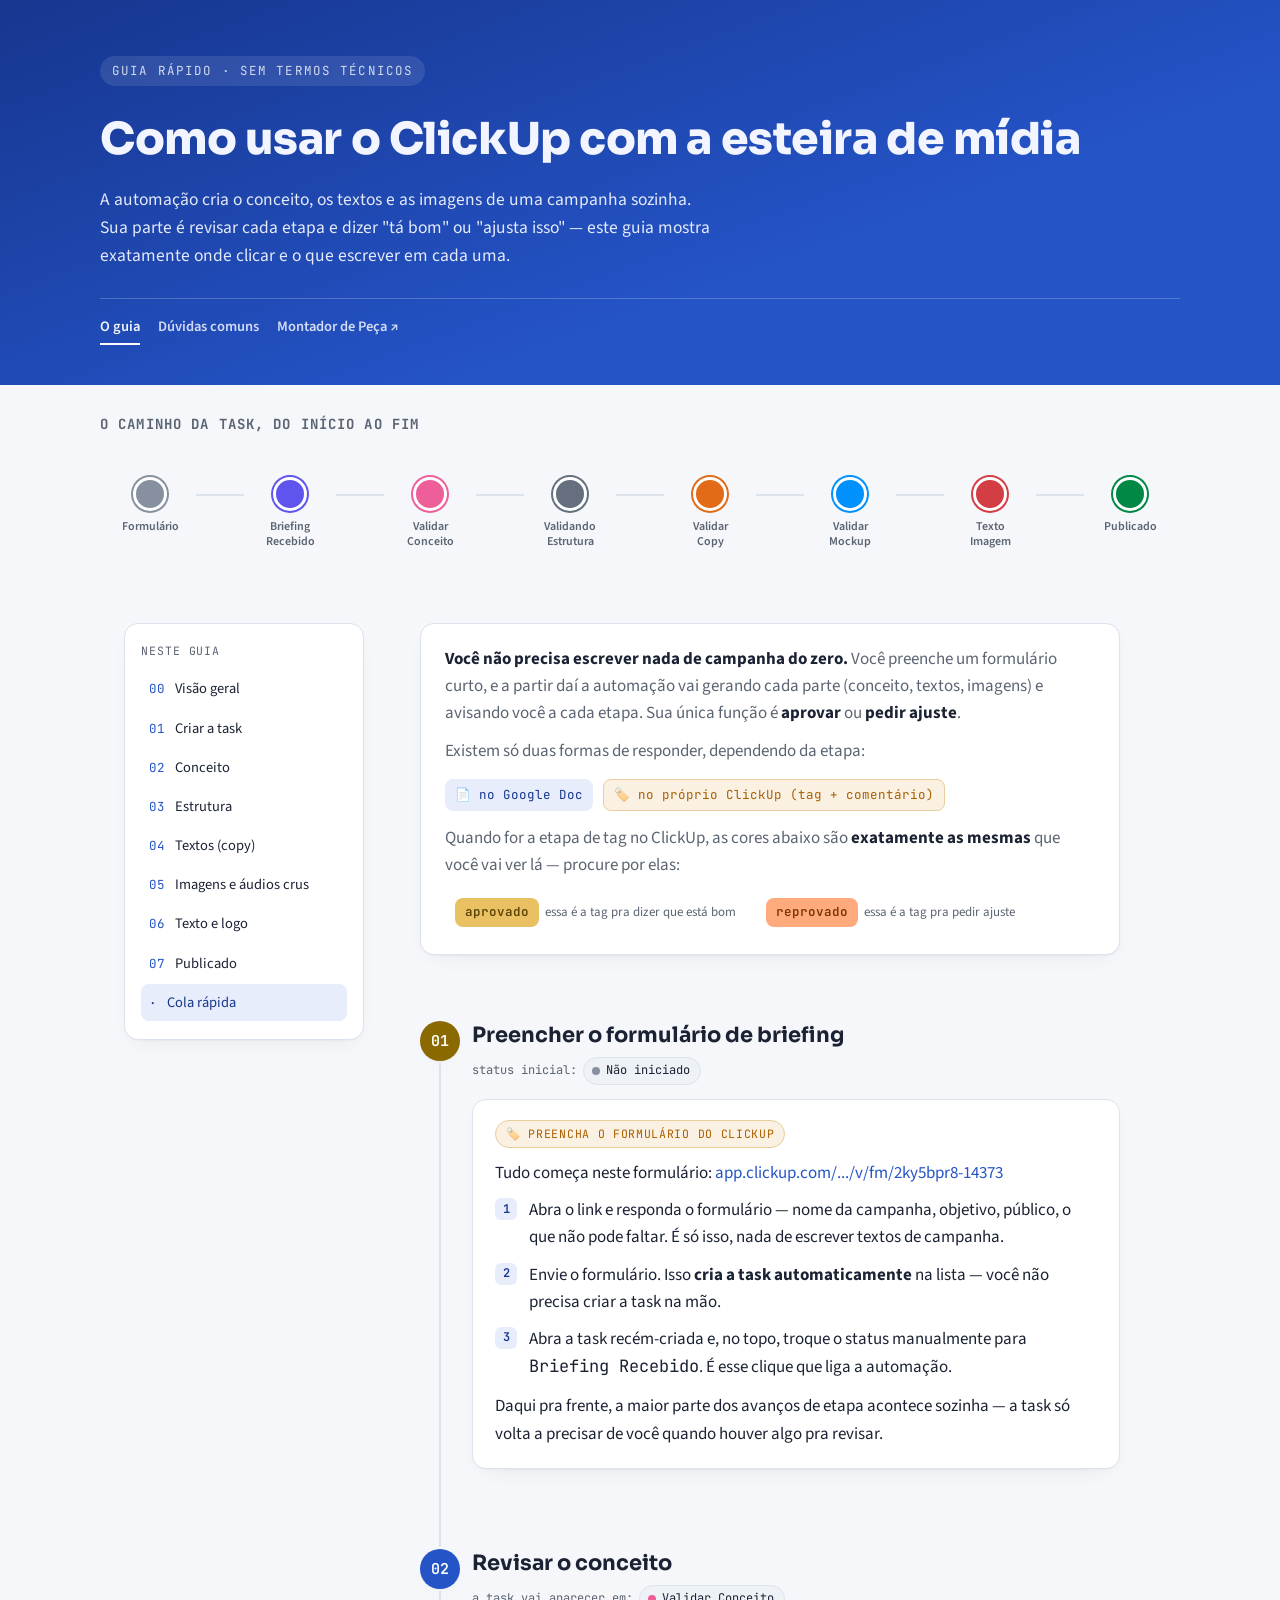
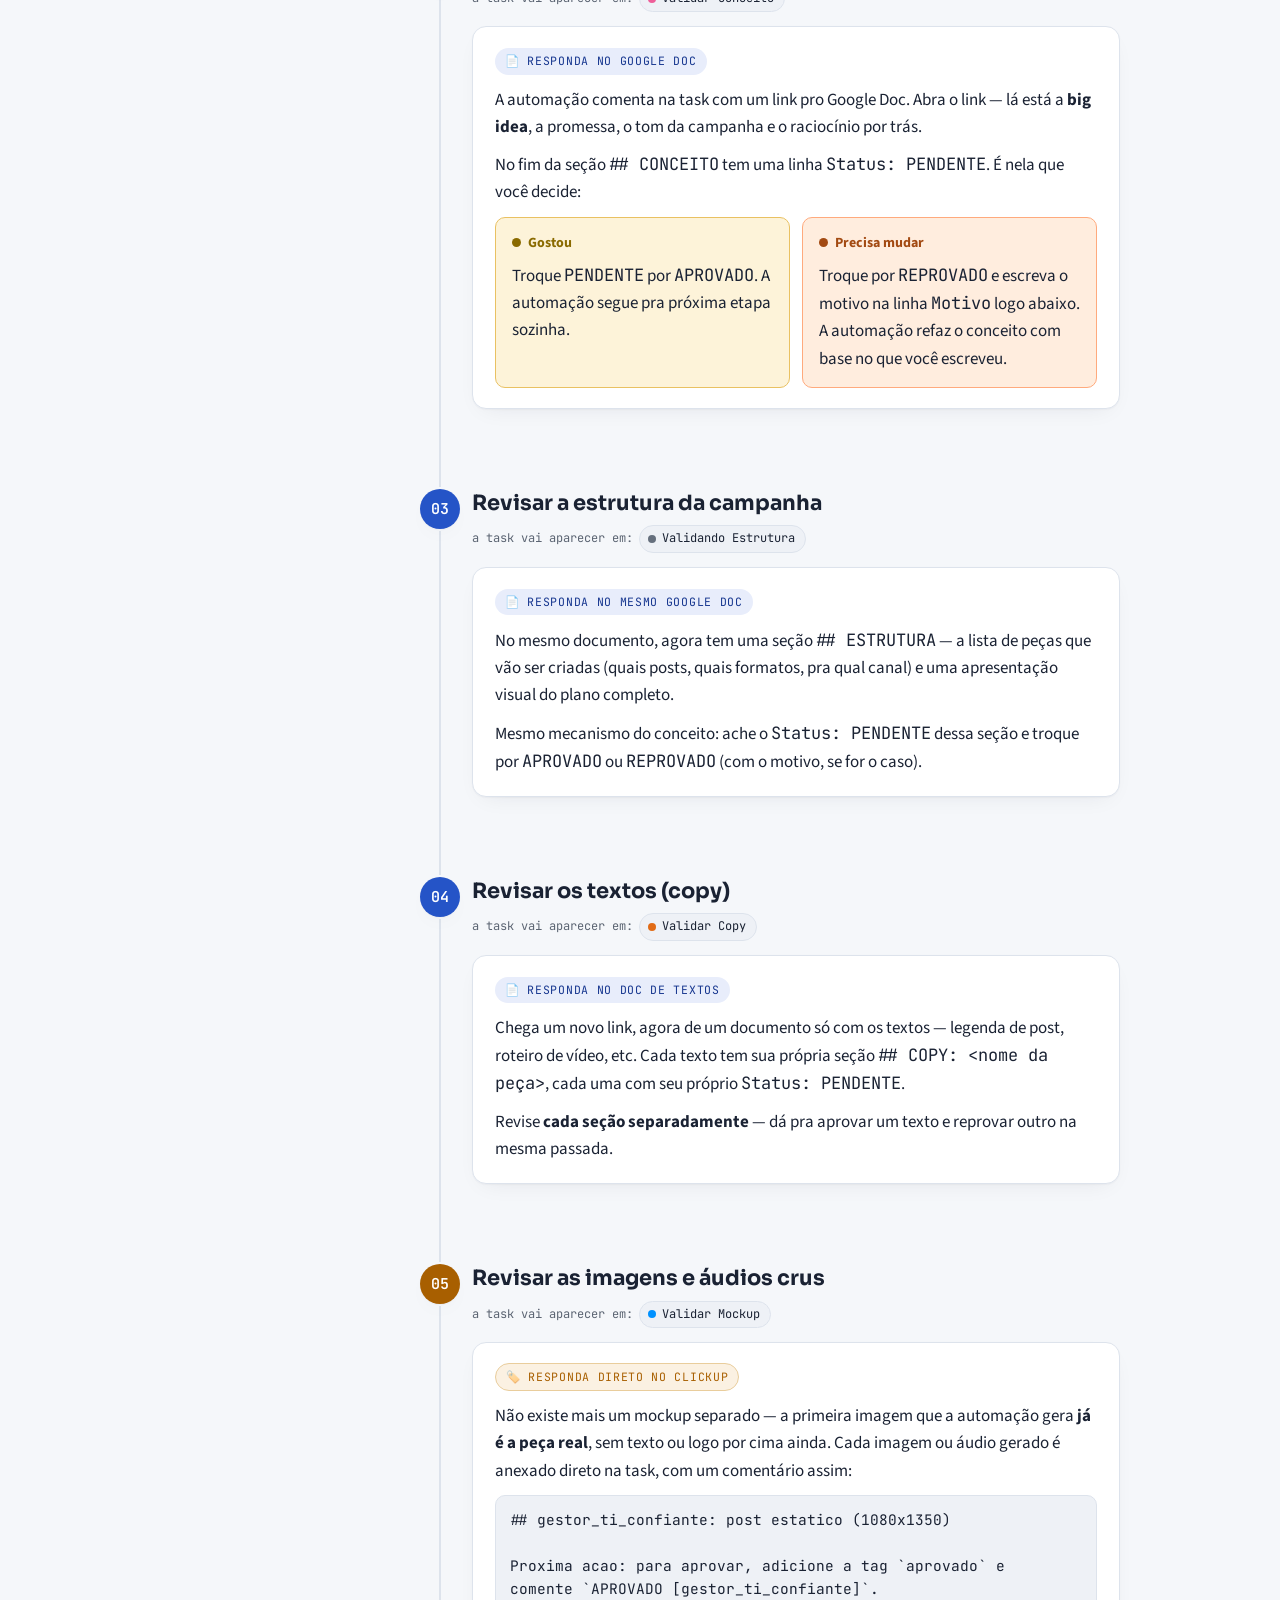
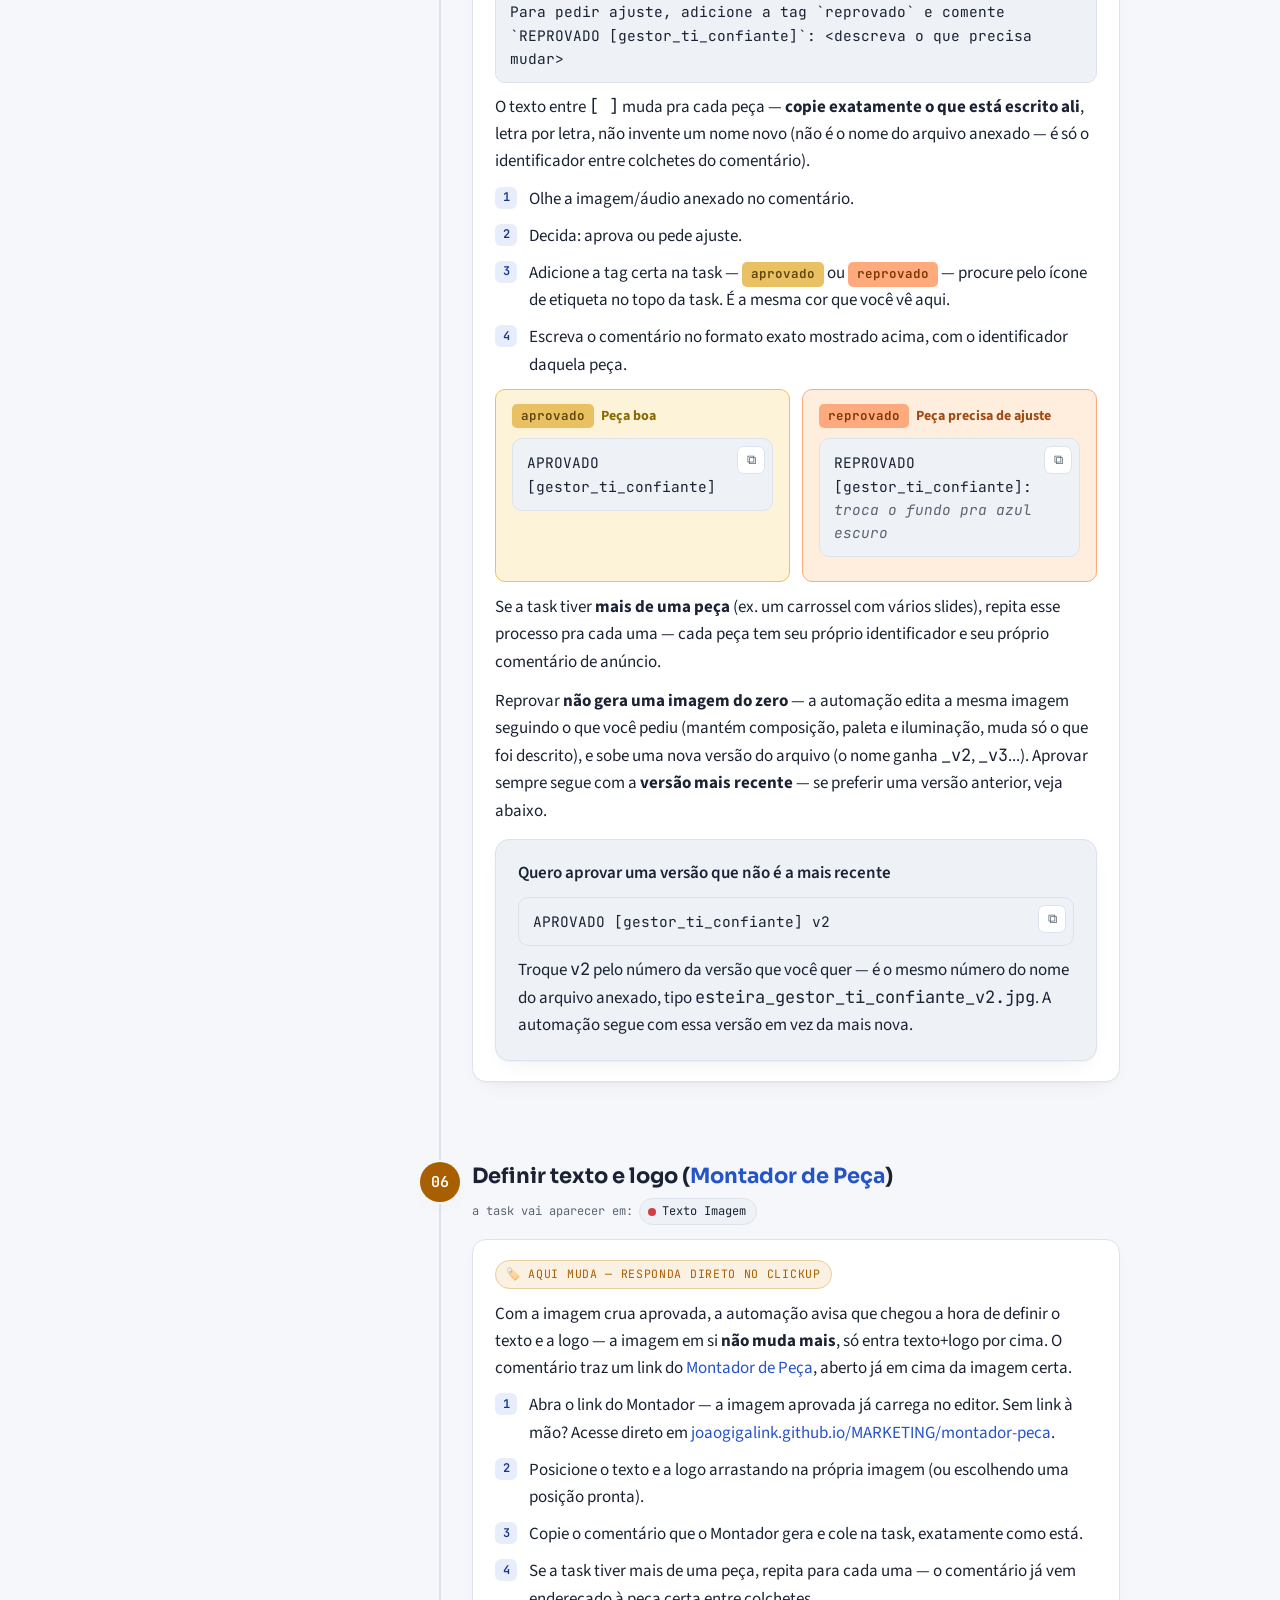
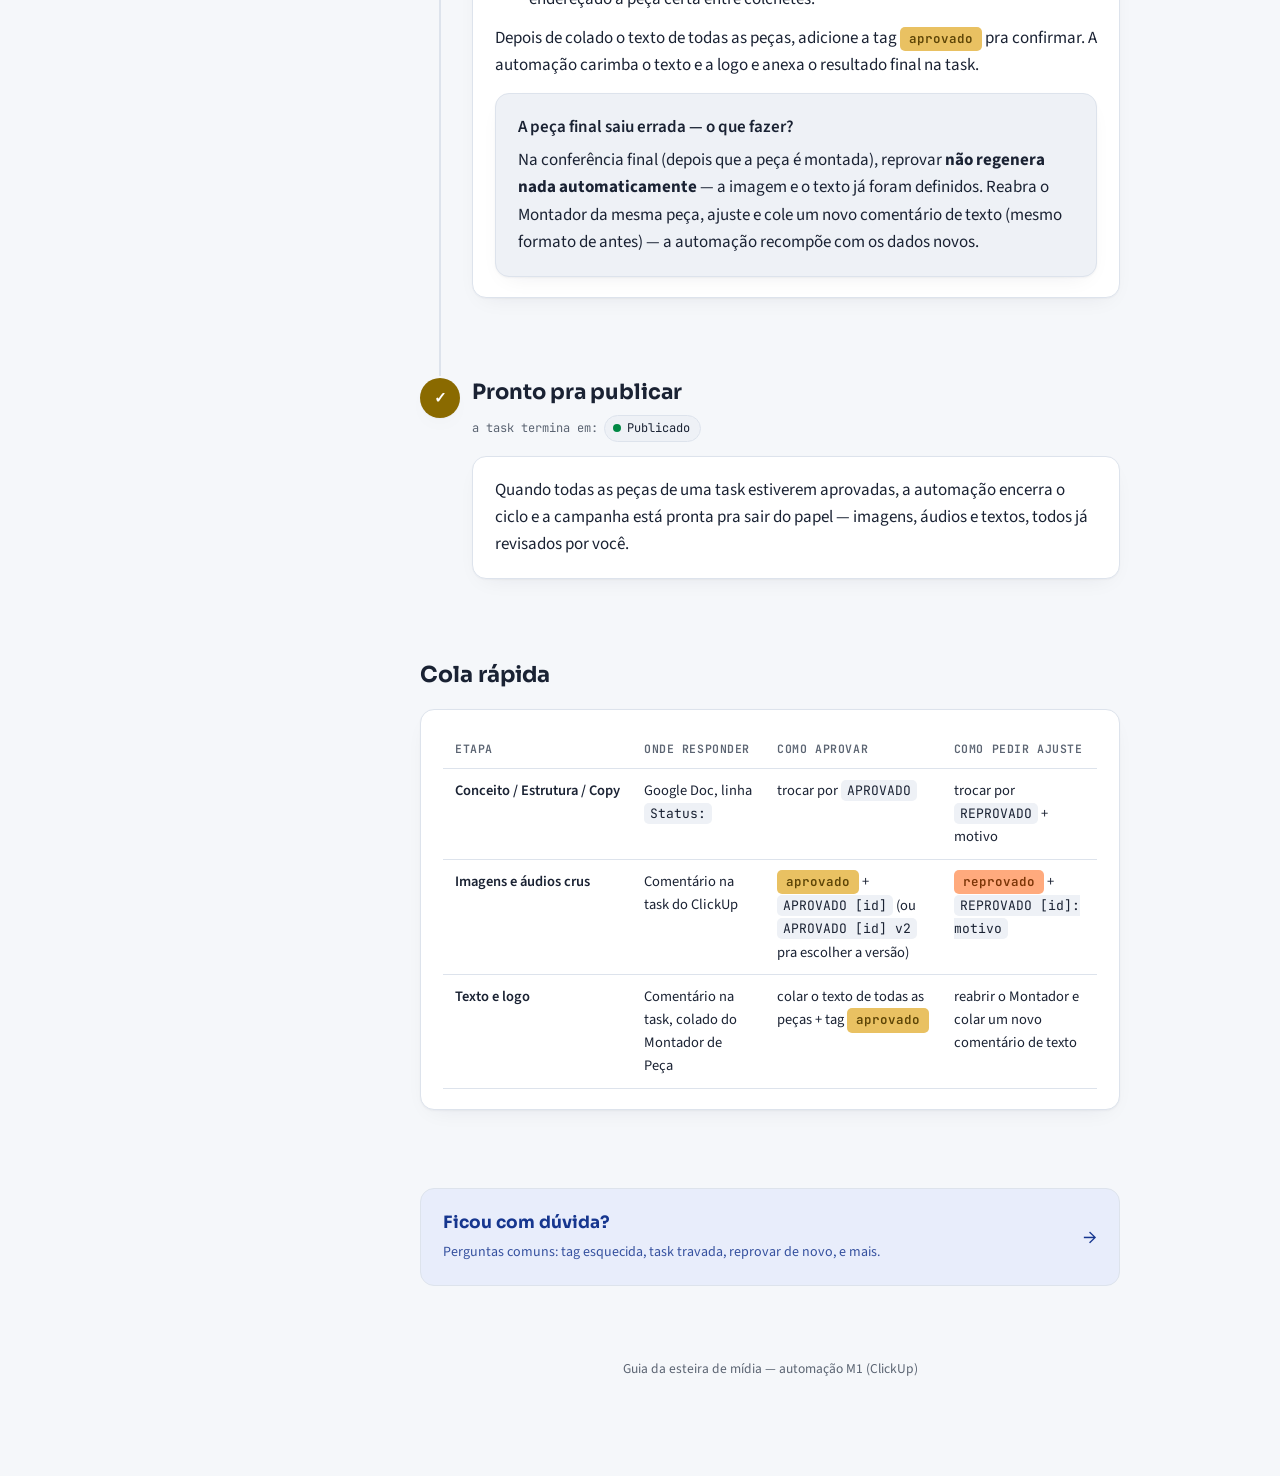
<file: index.html>
<!doctype html>
<html lang="pt-BR">
<head>
<meta charset="UTF-8">
<title>Guia da Esteira de Mídia</title>
<meta name="viewport" content="width=device-width, initial-scale=1.0">
<meta name="robots" content="noindex, nofollow">
<meta name="description" content="Passo a passo de como usar o ClickUp com a automação de mídia: o fluxo completo, o que revisar em cada etapa e onde tirar dúvidas.">
<link rel="preconnect" href="https://fonts.googleapis.com">
<link rel="preconnect" href="https://fonts.gstatic.com" crossorigin>
<link href="https://fonts.googleapis.com/css2?family=Sora:wght@600;700;800&family=Source+Sans+3:wght@400;500;600;700&family=JetBrains+Mono:wght@400;500;600&display=swap" rel="stylesheet">
<link rel="stylesheet" href="style.css?v=6">
<style>
/* -------- animações do flowmap: uma por etapa, ligada ao que a etapa faz --------
   ficam inline junto da marcação que tem as classes anim-*, e não no style.css,
   pra ter um lugar só de verdade (e não depender do cache do CSS externo). */
.flowmap {
  /* respiro extra em cima: a bolinha do "Briefing Recebido" cai de fora, e a do
     "Publicado" sobe — sem isso o overflow do .flowmap corta as duas. */
  padding: 28px 4px 18px;
}
.flowmap-node { position: relative; }
.flowmap-step a:hover .flowmap-node { animation-fill-mode: both; }

/* 01 Formulário — preenche de baixo pra cima, como um formulário sendo respondido */
.anim-preenche { overflow: hidden; }
.anim-preenche::before {
  content: ""; position: absolute; left: -1px; right: -1px; top: 0;
  height: 0; background: var(--surface);
}
.flowmap-step a:hover .anim-preenche::before { animation: fm-preenche 0.85s ease-out; }
@keyframes fm-preenche { 0% { height: 100%; } 100% { height: 0; } }

/* 02 Briefing Recebido — cai de cima e amassa ao aterrissar (squash) */
.anim-chega { transform-origin: 50% 100%; }
.flowmap-step a:hover .anim-chega { animation: fm-chega 0.75s cubic-bezier(.3,1.4,.5,1); }
@keyframes fm-chega {
  0%   { transform: translateY(-22px) scaleY(1.15) scaleX(0.9); }
  40%  { transform: translateY(0) scaleY(1) scaleX(1); }
  55%  { transform: translateY(0) scaleY(0.7) scaleX(1.3); }
  72%  { transform: translateY(-5px) scaleY(1.1) scaleX(0.93); }
  100% { transform: translateY(0) scaleY(1) scaleX(1); }
}

/* 03 Validar Conceito — a ideia "acende": pulsa e solta anéis */
.anim-ideia::after {
  content: ""; position: absolute; inset: -3px;
  border-radius: 50%; border: 2px solid var(--fcolor, var(--text-soft));
  opacity: 0;
}
.flowmap-step a:hover .anim-ideia { animation: fm-pulso 1.1s ease-in-out infinite; }
.flowmap-step a:hover .anim-ideia::after { animation: fm-anel 1.1s ease-out infinite; }
@keyframes fm-pulso {
  0%, 100% { transform: scale(1); }
  50%      { transform: scale(1.1); }
}
@keyframes fm-anel {
  0%   { transform: scale(1);   opacity: 0.8; }
  100% { transform: scale(2.1); opacity: 0; }
}

/* 04 Validando Estrutura — vira quadrado e gira: a estrutura sendo montada */
.flowmap-step a:hover .anim-monta { animation: fm-monta 1s ease-in-out; }
@keyframes fm-monta {
  0%   { border-radius: 50%; transform: rotate(0deg); }
  45%  { border-radius: 5px; transform: rotate(45deg); }
  70%  { border-radius: 5px; transform: rotate(45deg); }
  100% { border-radius: 50%; transform: rotate(90deg); }
}

/* 05 Validar Copy — estica virando uma linha de texto */
.flowmap-step a:hover .anim-escreve { animation: fm-escreve 0.9s ease-in-out; }
@keyframes fm-escreve {
  0%   { transform: scaleX(1);   border-radius: 50%; }
  45%  { transform: scaleX(2.2); border-radius: 999px; }
  70%  { transform: scaleX(2.2); border-radius: 999px; }
  100% { transform: scaleX(1);   border-radius: 50%; }
}

/* 06 Validar Mockup (imagem crua) — vira como uma carta, mostrando a peça */
.anim-vira { }
.flowmap-step a:hover .anim-vira { animation: fm-vira 0.9s ease-in-out; }
@keyframes fm-vira {
  0%   { transform: perspective(200px) rotateY(0deg); }
  100% { transform: perspective(200px) rotateY(360deg); }
}

/* 07 Texto Imagem — texto e logo se aplicam em cada peça */
.flowmap-step a:hover .anim-multiplica { animation: fm-multiplica 1.1s ease-in-out; }
@keyframes fm-multiplica {
  0%, 100% {
    box-shadow: 0 0 0 2px var(--fcolor, var(--text-soft)),
                0 0 0 -8px var(--fcolor, var(--text-soft)),
                0 0 0 -8px var(--fcolor, var(--text-soft));
  }
  50% {
    box-shadow: 0 0 0 2px var(--fcolor, var(--text-soft)),
                -15px 0 0 -8px var(--fcolor, var(--text-soft)),
                 15px 0 0 -8px var(--fcolor, var(--text-soft));
  }
}

/* 08 Publicado — decola tipo balão, dá uma balançada e volta */
.flowmap-step a:hover .anim-voa { animation: fm-voa 1.4s ease-in-out; }
@keyframes fm-voa {
  0%   { transform: translateY(0) scale(1) rotate(0deg); }
  20%  { transform: translateY(-4px) scaleX(0.88) scaleY(1.14) rotate(0deg); }
  55%  { transform: translateY(-24px) scaleX(1) scaleY(1) rotate(7deg); }
  75%  { transform: translateY(-18px) rotate(-5deg); }
  100% { transform: translateY(0) scale(1) rotate(0deg); }
}
</style>
</head>
<body>

<div class="top">
  <div class="top-inner">
    <span class="eyebrow">Guia rápido · sem termos técnicos</span>
    <h1>Como usar o ClickUp com a esteira de mídia</h1>
    <p class="lede">A automação cria o conceito, os textos e as imagens de uma campanha sozinha. Sua parte é revisar cada etapa e dizer "tá bom" ou "ajusta isso" — este guia mostra exatamente onde clicar e o que escrever em cada uma.</p>
    <nav class="top-nav">
      <a href="index.html" class="current">O guia</a>
      <a href="duvidas.html">Dúvidas comuns</a>
      <a href="montador-peca/" target="_blank" rel="noopener">Montador de Peça ↗</a>
    </nav>
  </div>
</div>

<div class="flowmap-wrap">
  <div class="flowmap-inner">
    <h2>O caminho da task, do início ao fim</h2>
    <div class="flowmap">
      <div class="flowmap-step">
        <a href="#criar-task">
          <span class="flowmap-node anim-preenche" style="--fcolor:#87909e"></span>
          <span class="flowmap-label">Formulário</span>
        </a>
      </div>
      <div class="flowmap-connector"></div>
      <div class="flowmap-step">
        <a href="#criar-task">
          <span class="flowmap-node anim-chega" style="--fcolor:#5f55ee"></span>
          <span class="flowmap-label">Briefing<br>Recebido</span>
        </a>
      </div>
      <div class="flowmap-connector"></div>
      <div class="flowmap-step">
        <a href="#conceito">
          <span class="flowmap-node anim-ideia" style="--fcolor:#ee5e99"></span>
          <span class="flowmap-label">Validar<br>Conceito</span>
        </a>
      </div>
      <div class="flowmap-connector"></div>
      <div class="flowmap-step">
        <a href="#estrutura">
          <span class="flowmap-node anim-monta" style="--fcolor:#656f7d"></span>
          <span class="flowmap-label">Validando<br>Estrutura</span>
        </a>
      </div>
      <div class="flowmap-connector"></div>
      <div class="flowmap-step">
        <a href="#copy">
          <span class="flowmap-node anim-escreve" style="--fcolor:#e16b16"></span>
          <span class="flowmap-label">Validar<br>Copy</span>
        </a>
      </div>
      <div class="flowmap-connector"></div>
      <div class="flowmap-step">
        <a href="#pecas">
          <span class="flowmap-node anim-vira" style="--fcolor:#0091ff"></span>
          <span class="flowmap-label">Validar<br>Mockup</span>
        </a>
      </div>
      <div class="flowmap-connector"></div>
      <div class="flowmap-step">
        <a href="#texto-logo">
          <span class="flowmap-node anim-multiplica" style="--fcolor:#d33d44"></span>
          <span class="flowmap-label">Texto<br>Imagem</span>
        </a>
      </div>
      <div class="flowmap-connector"></div>
      <div class="flowmap-step">
        <a href="#publicado">
          <span class="flowmap-node anim-voa" style="--fcolor:#008844"></span>
          <span class="flowmap-label">Publicado</span>
        </a>
      </div>
    </div>
  </div>
</div>

<div class="shell">
  <div class="nav-col">
    <nav aria-label="Navegação do guia">
      <span class="nav-title">Neste guia</span>
      <ol>
        <li><a href="#visao-geral"><span class="n">00</span> Visão geral</a></li>
        <li><a href="#criar-task"><span class="n">01</span> Criar a task</a></li>
        <li><a href="#conceito"><span class="n">02</span> Conceito</a></li>
        <li><a href="#estrutura"><span class="n">03</span> Estrutura</a></li>
        <li><a href="#copy"><span class="n">04</span> Textos (copy)</a></li>
        <li><a href="#pecas"><span class="n">05</span> Imagens e áudios crus</a></li>
        <li><a href="#texto-logo"><span class="n">06</span> Texto e logo</a></li>
        <li><a href="#publicado"><span class="n">07</span> Publicado</a></li>
        <li><a href="#chuleta"><span class="n">·</span> Cola rápida</a></li>
      </ol>
    </nav>
  </div>

  <div class="main-col">

    <section class="intro-block" id="visao-geral" data-observe>
      <p><strong>Você não precisa escrever nada de campanha do zero.</strong> Você preenche um formulário curto, e a partir daí a automação vai gerando cada parte (conceito, textos, imagens) e avisando você a cada etapa. Sua única função é <strong>aprovar</strong> ou <strong>pedir ajuste</strong>.</p>
      <p>Existem só duas formas de responder, dependendo da etapa:</p>
      <div class="legend">
        <span class="doc">📄 no Google Doc</span>
        <span class="cu">🏷️ no próprio ClickUp (tag + comentário)</span>
      </div>
      <p style="margin-top:14px">Quando for a etapa de tag no ClickUp, as cores abaixo são <strong>exatamente as mesmas</strong> que você vai ver lá — procure por elas:</p>
      <div class="legend">
        <span class="tag-note"><span class="tag-pill aprovado">aprovado</span> essa é a tag pra dizer que está bom</span>
        <span class="tag-note"><span class="tag-pill reprovado">reprovado</span> essa é a tag pra pedir ajuste</span>
      </div>
    </section>

    <div class="stage done" id="criar-task" data-observe>
      <div class="dot">01</div>
      <h2>Preencher o formulário de briefing</h2>
      <div class="status-pill">status inicial: <span class="chip" style="--dot-color:#87909e"><i class="status-dot"></i>Não iniciado</span></div>
      <div class="card">
        <div class="where-tag cu">🏷️ preencha o formulário do ClickUp</div>
        <p>Tudo começa neste formulário: <a href="https://app.clickup.com/90132830984/v/fm/2ky5bpr8-14373" target="_blank" rel="noopener">app.clickup.com/.../v/fm/2ky5bpr8-14373</a></p>
        <ol class="step-list">
          <li>Abra o link e responda o formulário — nome da campanha, objetivo, público, o que não pode faltar. É só isso, nada de escrever textos de campanha.</li>
          <li>Envie o formulário. Isso <strong>cria a task automaticamente</strong> na lista — você não precisa criar a task na mão.</li>
          <li>Abra a task recém-criada e, no topo, troque o status manualmente para <code>Briefing Recebido</code>. É esse clique que liga a automação.</li>
        </ol>
        <p style="margin-top:12px">Daqui pra frente, a maior parte dos avanços de etapa acontece sozinha — a task só volta a precisar de você quando houver algo pra revisar.</p>
      </div>
    </div>

    <div class="stage" id="conceito" data-observe>
      <div class="dot">02</div>
      <h2>Revisar o conceito</h2>
      <div class="status-pill">a task vai aparecer em: <span class="chip" style="--dot-color:#ee5e99"><i class="status-dot"></i>Validar Conceito</span></div>
      <div class="card">
        <div class="where-tag doc">📄 responda no Google Doc</div>
        <p>A automação comenta na task com um link pro Google Doc. Abra o link — lá está a <strong>big idea</strong>, a promessa, o tom da campanha e o raciocínio por trás.</p>
        <p>No fim da seção <code>## CONCEITO</code> tem uma linha <code>Status: PENDENTE</code>. É nela que você decide:</p>
        <div class="twocol">
          <div class="choice good">
            <div class="head"><span class="dot-mark"></span>Gostou</div>
            Troque <code>PENDENTE</code> por <code>APROVADO</code>. A automação segue pra próxima etapa sozinha.
          </div>
          <div class="choice bad">
            <div class="head"><span class="dot-mark"></span>Precisa mudar</div>
            Troque por <code>REPROVADO</code> e escreva o motivo na linha <code>Motivo</code> logo abaixo. A automação refaz o conceito com base no que você escreveu.
          </div>
        </div>
      </div>
    </div>

    <div class="stage" id="estrutura" data-observe>
      <div class="dot">03</div>
      <h2>Revisar a estrutura da campanha</h2>
      <div class="status-pill">a task vai aparecer em: <span class="chip" style="--dot-color:#656f7d"><i class="status-dot"></i>Validando Estrutura</span></div>
      <div class="card">
        <div class="where-tag doc">📄 responda no mesmo Google Doc</div>
        <p>No mesmo documento, agora tem uma seção <code>## ESTRUTURA</code> — a lista de peças que vão ser criadas (quais posts, quais formatos, pra qual canal) e uma apresentação visual do plano completo.</p>
        <p>Mesmo mecanismo do conceito: ache o <code>Status: PENDENTE</code> dessa seção e troque por <code>APROVADO</code> ou <code>REPROVADO</code> (com o motivo, se for o caso).</p>
      </div>
    </div>

    <div class="stage" id="copy" data-observe>
      <div class="dot">04</div>
      <h2>Revisar os textos (copy)</h2>
      <div class="status-pill">a task vai aparecer em: <span class="chip" style="--dot-color:#e16b16"><i class="status-dot"></i>Validar Copy</span></div>
      <div class="card">
        <div class="where-tag doc">📄 responda no Doc de textos</div>
        <p>Chega um novo link, agora de um documento só com os textos — legenda de post, roteiro de vídeo, etc. Cada texto tem sua própria seção <code>## COPY: &lt;nome da peça&gt;</code>, cada uma com seu próprio <code>Status: PENDENTE</code>.</p>
        <p>Revise <strong>cada seção separadamente</strong> — dá pra aprovar um texto e reprovar outro na mesma passada.</p>
      </div>
    </div>

    <div class="stage action" id="pecas" data-observe>
      <div class="dot">05</div>
      <h2>Revisar as imagens e áudios crus</h2>
      <div class="status-pill">a task vai aparecer em: <span class="chip" style="--dot-color:#0091ff"><i class="status-dot"></i>Validar Mockup</span></div>
      <div class="card">
        <div class="where-tag cu">🏷️ responda direto no ClickUp</div>
        <p>Não existe mais um mockup separado — a primeira imagem que a automação gera <strong>já é a peça real</strong>, sem texto ou logo por cima ainda. Cada imagem ou áudio gerado é anexado direto na task, com um comentário assim:</p>
        <div class="type-box-wrap">
          <div class="type-box" id="exemplo-anuncio">## gestor_ti_confiante: post estatico (1080x1350)

Proxima acao: para aprovar, adicione a tag `aprovado` e comente `APROVADO [gestor_ti_confiante]`.
Para pedir ajuste, adicione a tag `reprovado` e comente `REPROVADO [gestor_ti_confiante]`: &lt;descreva o que precisa mudar&gt;</div>
        </div>
        <p>O texto entre <code>[ ]</code> muda pra cada peça — <strong>copie exatamente o que está escrito ali</strong>, letra por letra, não invente um nome novo (não é o nome do arquivo anexado — é só o identificador entre colchetes do comentário).</p>
        <ol class="step-list">
          <li>Olhe a imagem/áudio anexado no comentário.</li>
          <li>Decida: aprova ou pede ajuste.</li>
          <li>Adicione a tag certa na task — <span class="tag-pill aprovado">aprovado</span> ou <span class="tag-pill reprovado">reprovado</span> — procure pelo ícone de etiqueta no topo da task. É a mesma cor que você vê aqui.</li>
          <li>Escreva o comentário no formato exato mostrado acima, com o identificador daquela peça.</li>
        </ol>
        <div class="twocol">
          <div class="choice good">
            <div class="head"><span class="tag-pill aprovado">aprovado</span>Peça boa</div>
            <div class="type-box-wrap">
              <div class="type-box" id="exemplo-aprovado">APROVADO [gestor_ti_confiante]</div>
              <button class="copy-btn" data-copy-target="#exemplo-aprovado" title="Copiar" aria-label="Copiar texto de aprovação">⧉</button>
            </div>
          </div>
          <div class="choice bad">
            <div class="head"><span class="tag-pill reprovado">reprovado</span>Peça precisa de ajuste</div>
            <div class="type-box-wrap">
              <div class="type-box" id="exemplo-reprovado">REPROVADO [gestor_ti_confiante]: <span class="ph">troca o fundo pra azul escuro</span></div>
              <button class="copy-btn" data-copy-target="#exemplo-reprovado" title="Copiar" aria-label="Copiar texto de reprovação">⧉</button>
            </div>
          </div>
        </div>
        <p style="margin-top:12px">Se a task tiver <strong>mais de uma peça</strong> (ex. um carrossel com vários slides), repita esse processo pra cada uma — cada peça tem seu próprio identificador e seu próprio comentário de anúncio.</p>
        <p style="margin-top:12px">Reprovar <strong>não gera uma imagem do zero</strong> — a automação edita a mesma imagem seguindo o que você pediu (mantém composição, paleta e iluminação, muda só o que foi descrito), e sobe uma nova versão do arquivo (o nome ganha <code>_v2</code>, <code>_v3</code>...). Aprovar sempre segue com a <strong>versão mais recente</strong> — se preferir uma versão anterior, veja abaixo.</p>
        <div class="card" style="margin-top:14px; background:var(--surface-2)">
          <div class="head" style="font-weight:600; margin-bottom:6px">Quero aprovar uma versão que não é a mais recente</div>
          <div class="type-box-wrap">
            <div class="type-box" id="exemplo-aprovado-versao">APROVADO [gestor_ti_confiante] v2</div>
            <button class="copy-btn" data-copy-target="#exemplo-aprovado-versao" title="Copiar" aria-label="Copiar texto de aprovação com versão">⧉</button>
          </div>
          <p style="margin:8px 0 0">Troque <code>v2</code> pelo número da versão que você quer — é o mesmo número do nome do arquivo anexado, tipo <code>esteira_gestor_ti_confiante_v2.jpg</code>. A automação segue com essa versão em vez da mais nova.</p>
        </div>
      </div>
    </div>

    <div class="stage action" id="texto-logo" data-observe>
      <div class="dot">06</div>
      <h2>Definir texto e logo (<a href="https://joaogigalink.github.io/MARKETING/montador-peca/" target="_blank" rel="noopener">Montador de Peça</a>)</h2>
      <div class="status-pill">a task vai aparecer em: <span class="chip" style="--dot-color:#d33d44"><i class="status-dot"></i>Texto Imagem</span></div>
      <div class="card">
        <div class="where-tag cu">🏷️ aqui muda — responda direto no ClickUp</div>
        <p>Com a imagem crua aprovada, a automação avisa que chegou a hora de definir o texto e a logo — a imagem em si <strong>não muda mais</strong>, só entra texto+logo por cima. O comentário traz um link do <a href="https://joaogigalink.github.io/MARKETING/montador-peca/" target="_blank" rel="noopener">Montador de Peça</a>, aberto já em cima da imagem certa.</p>
        <ol class="step-list">
          <li>Abra o link do Montador — a imagem aprovada já carrega no editor. Sem link à mão? Acesse direto em <a href="https://joaogigalink.github.io/MARKETING/montador-peca/" target="_blank" rel="noopener">joaogigalink.github.io/MARKETING/montador-peca</a>.</li>
          <li>Posicione o texto e a logo arrastando na própria imagem (ou escolhendo uma posição pronta).</li>
          <li>Copie o comentário que o Montador gera e cole na task, exatamente como está.</li>
          <li>Se a task tiver mais de uma peça, repita para cada uma — o comentário já vem endereçado à peça certa entre colchetes.</li>
        </ol>
        <p style="margin-top:12px">Depois de colado o texto de todas as peças, adicione a tag <span class="tag-pill aprovado">aprovado</span> pra confirmar. A automação carimba o texto e a logo e anexa o resultado final na task.</p>
        <div class="card" style="margin-top:14px; background:var(--surface-2)">
          <div class="head" style="font-weight:600; margin-bottom:6px">A peça final saiu errada — o que fazer?</div>
          <p>Na conferência final (depois que a peça é montada), reprovar <strong>não regenera nada automaticamente</strong> — a imagem e o texto já foram definidos. Reabra o Montador da mesma peça, ajuste e cole um novo comentário de texto (mesmo formato de antes) — a automação recompõe com os dados novos.</p>
        </div>
      </div>
    </div>

    <div class="stage done" id="publicado" data-observe>
      <div class="dot">✓</div>
      <h2>Pronto pra publicar</h2>
      <div class="status-pill">a task termina em: <span class="chip" style="--dot-color:#008844"><i class="status-dot"></i>Publicado</span></div>
      <div class="card">
        <p>Quando todas as peças de uma task estiverem aprovadas, a automação encerra o ciclo e a campanha está pronta pra sair do papel — imagens, áudios e textos, todos já revisados por você.</p>
      </div>
    </div>

    <section id="chuleta" data-observe>
      <h2 style="font-size:22px; margin-bottom: 16px;">Cola rápida</h2>
      <div class="card cheat-wrap">
        <table class="cheat">
          <thead>
            <tr><th>Etapa</th><th>Onde responder</th><th>Como aprovar</th><th>Como pedir ajuste</th></tr>
          </thead>
          <tbody>
            <tr>
              <td>Conceito / Estrutura / Copy</td>
              <td>Google Doc, linha <code>Status:</code></td>
              <td>trocar por <code>APROVADO</code></td>
              <td>trocar por <code>REPROVADO</code> + motivo</td>
            </tr>
            <tr>
              <td>Imagens e áudios crus</td>
              <td>Comentário na task do ClickUp</td>
              <td><span class="tag-pill aprovado">aprovado</span> + <code>APROVADO [id]</code> (ou <code>APROVADO [id] v2</code> pra escolher a versão)</td>
              <td><span class="tag-pill reprovado">reprovado</span> + <code>REPROVADO [id]: motivo</code></td>
            </tr>
            <tr>
              <td>Texto e logo</td>
              <td>Comentário na task, colado do Montador de Peça</td>
              <td>colar o texto de todas as peças + tag <span class="tag-pill aprovado">aprovado</span></td>
              <td>reabrir o Montador e colar um novo comentário de texto</td>
            </tr>
          </tbody>
        </table>
      </div>
    </section>

    <a class="next-link" href="duvidas.html">
      <span class="txt">
        <strong>Ficou com dúvida?</strong>
        <span>Perguntas comuns: tag esquecida, task travada, reprovar de novo, e mais.</span>
      </span>
      <span class="arrow">→</span>
    </a>

    <footer class="end">Guia da esteira de mídia — automação M1 (ClickUp)</footer>

  </div>
</div>

<script src="script.js"></script>
</body>
</html>
</file>
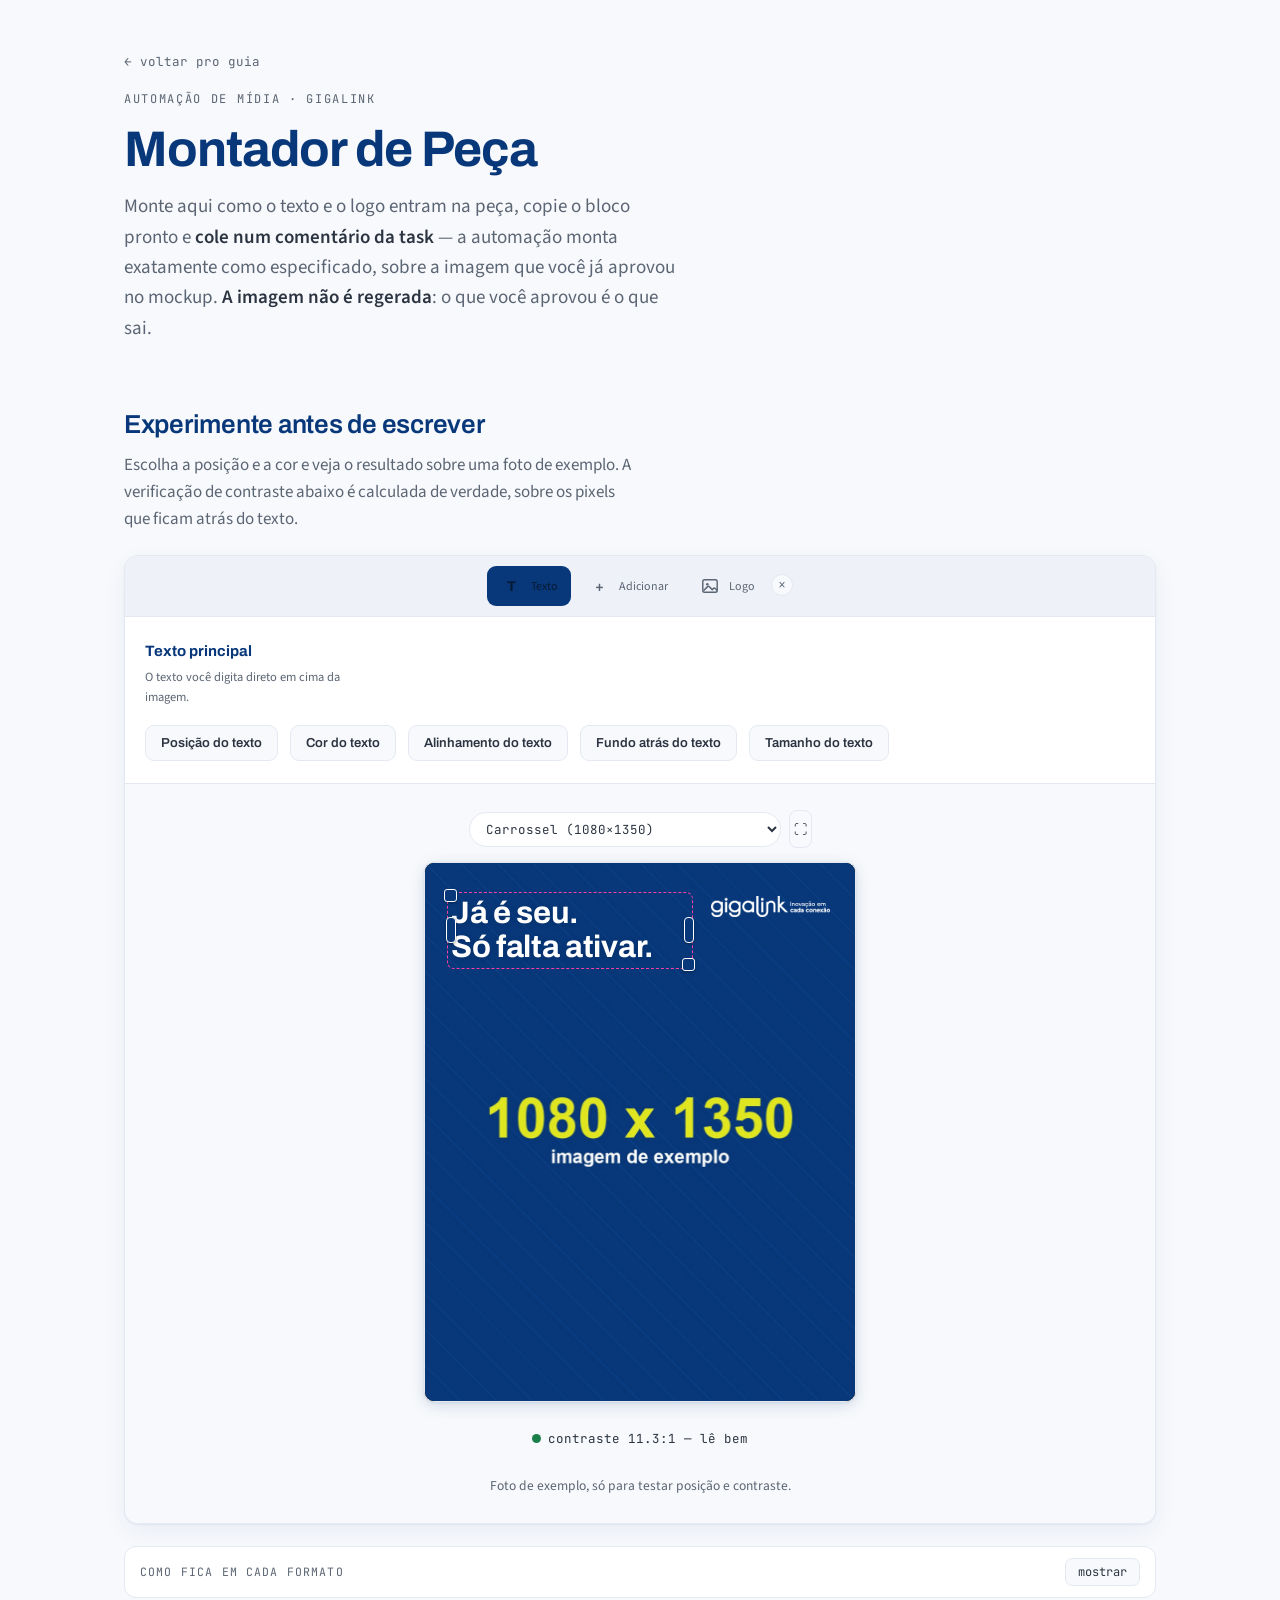
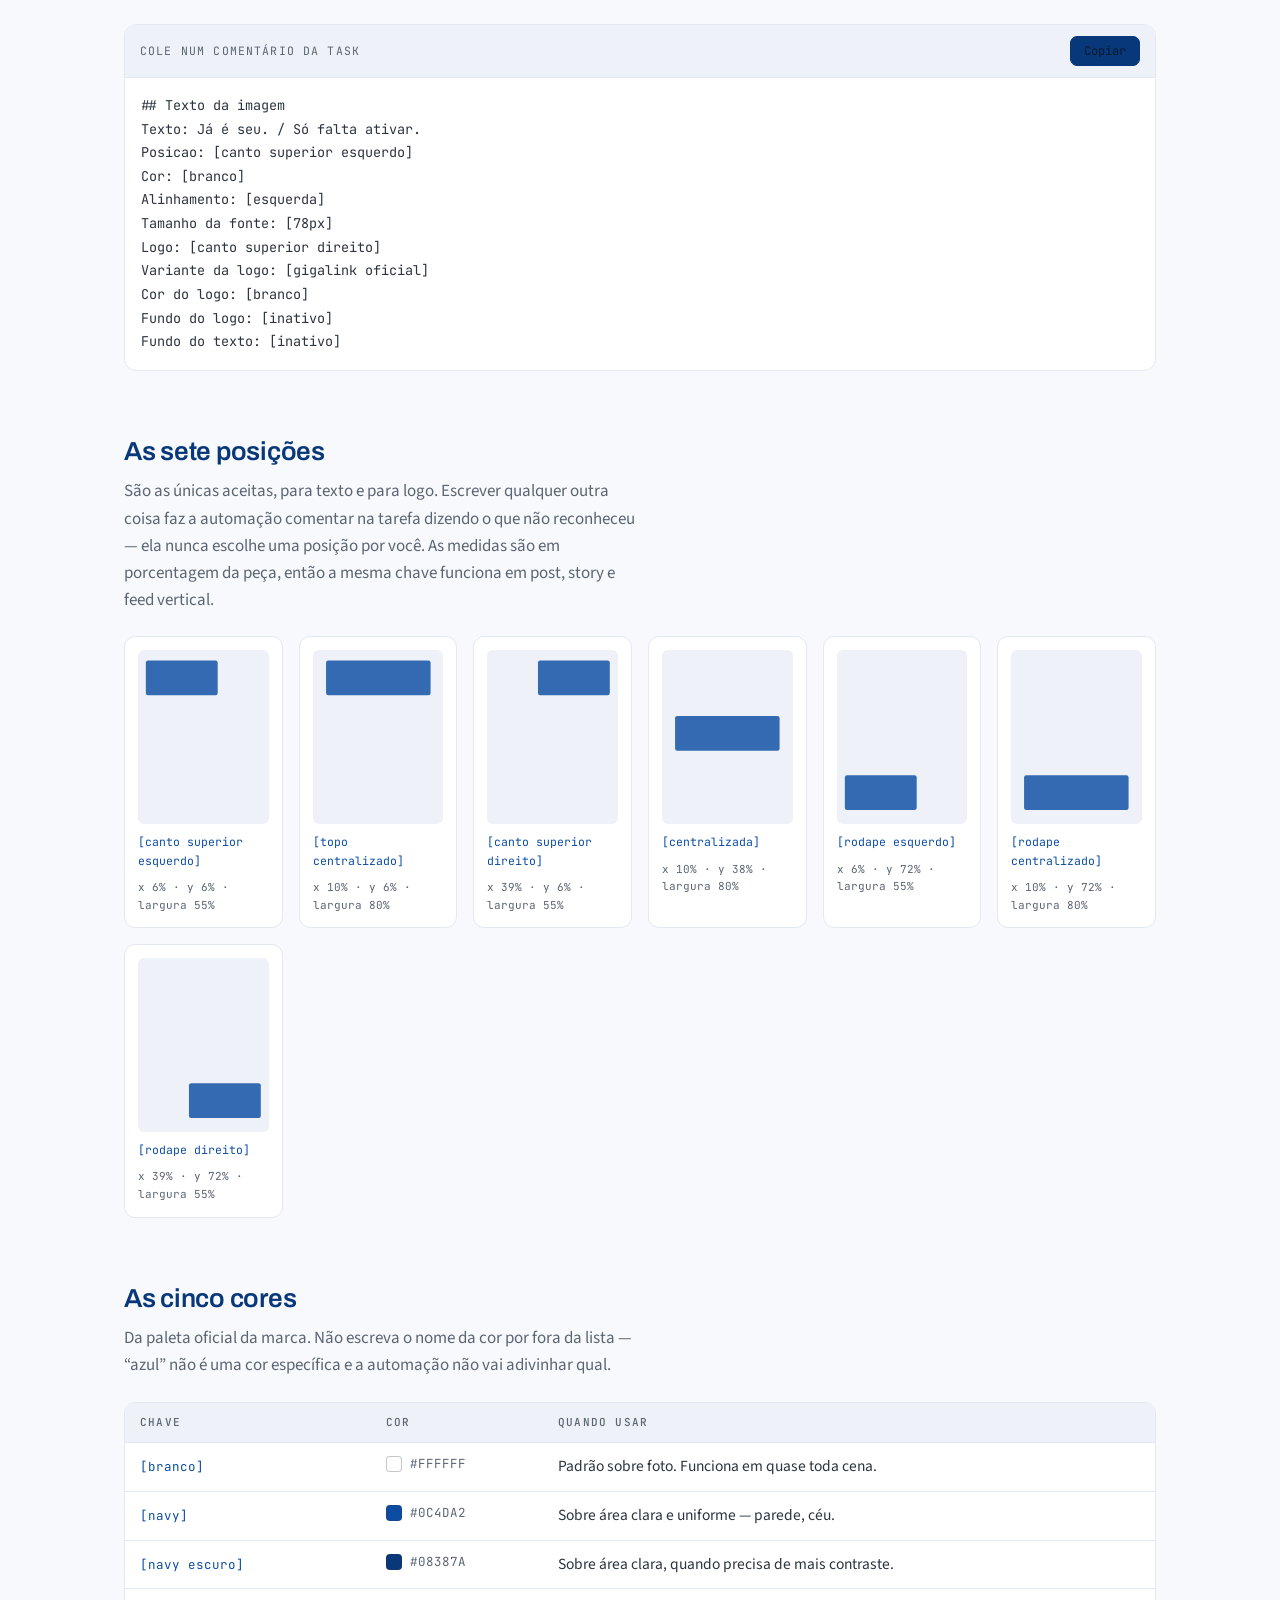
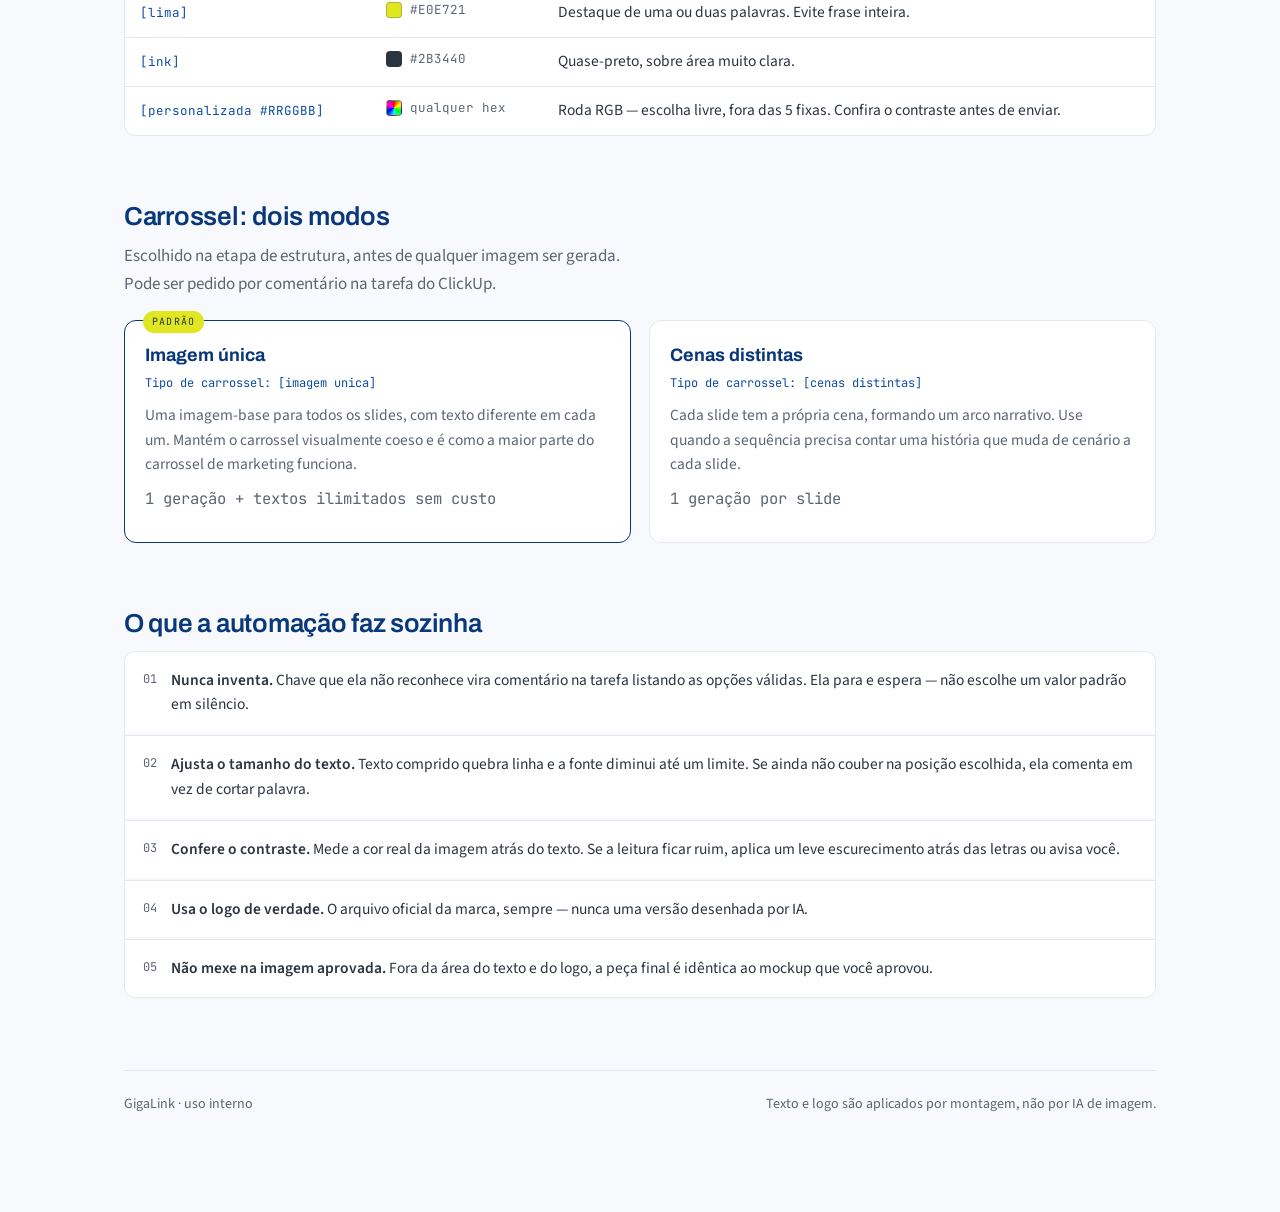
<file: montador-peca/index.html>
<!DOCTYPE html>
<html lang="pt-BR">
<head>
<meta charset="UTF-8">
<meta name="viewport" content="width=device-width, initial-scale=1.0">
<title>Montador de Peça</title>
<meta name="description" content="Referência de posição, cor e logo para a automação de mídia da Gigalink — escolha e veja o resultado antes de aprovar.">
<link rel="stylesheet" href="https://fonts.googleapis.com/css2?family=Archivo:wght@500;600;700&family=Source+Sans+3:wght@400;600&family=JetBrains+Mono:wght@500&display=swap">
<style>
:root{
  --navy-dark:#08387a; --navy:#0c4da2; --navy-mid:#1763c2;
  --lime:#e0e721; --ink:#2b3440; --muted:#5b6573;
  --line:#e4e9f1; --soft:#eef2f8;
  --bg:#f7f9fc; --card:#ffffff; --fg:var(--ink);
  --fg-dim:var(--muted); --border:var(--line); --chip:var(--soft);
  --ok:#1a7f4b; --warn:#8a5a00; --bad:#b00020;
  --shadow:0 1px 2px rgba(8,56,122,.06), 0 8px 24px rgba(8,56,122,.06);
  --display:"Archivo",system-ui,-apple-system,Segoe UI,sans-serif;
  --body:"Source Sans 3",system-ui,-apple-system,Segoe UI,sans-serif;
  --mono:"JetBrains Mono",ui-monospace,SFMono-Regular,Menlo,monospace;
}
@media (prefers-color-scheme:dark){
  :root:not([data-theme="light"]){
    --bg:#071a33; --card:#0d2748; --fg:#e8eef7; --fg-dim:#9fb3cd;
    --border:#1b3c66; --chip:#122f54; --navy-dark:#cddef5; --navy:#7fb1f0;
    --ok:#5ed69b; --warn:#e8bf6a; --bad:#ff8a9b;
    --shadow:0 1px 2px rgba(0,0,0,.3), 0 10px 28px rgba(0,0,0,.35);
  }
}
:root[data-theme="dark"]{
  --bg:#071a33; --card:#0d2748; --fg:#e8eef7; --fg-dim:#9fb3cd;
  --border:#1b3c66; --chip:#122f54; --navy-dark:#cddef5; --navy:#7fb1f0;
  --ok:#5ed69b; --warn:#e8bf6a; --bad:#ff8a9b;
  --shadow:0 1px 2px rgba(0,0,0,.3), 0 10px 28px rgba(0,0,0,.35);
}

*{box-sizing:border-box}
body{
  margin:0; background:var(--bg); color:var(--fg);
  font-family:var(--body); font-size:17px; line-height:1.6;
  -webkit-font-smoothing:antialiased;
}
.wrap{max-width:1080px; margin:0 auto; padding:48px 24px 96px}

/* --- cabecalho --- */
.voltar{
  display:inline-flex; align-items:center; gap:6px; font-family:var(--mono);
  font-size:12.5px; color:var(--fg-dim); text-decoration:none; margin-bottom:18px;
}
.voltar:hover{ color:var(--navy) }
.eyebrow{
  font-family:var(--mono); font-size:12px; letter-spacing:.14em;
  text-transform:uppercase; color:var(--fg-dim); margin:0 0 14px;
}
h1{
  font-family:var(--display); font-weight:700; font-size:clamp(32px,5vw,50px);
  line-height:1.06; letter-spacing:-.02em; margin:0 0 16px; text-wrap:balance;
  color:var(--navy-dark);
}
.lede{font-size:19px; color:var(--fg-dim); max-width:62ch; margin:0}
.lede strong{color:var(--fg); font-weight:600}

h2{
  font-family:var(--display); font-weight:600; font-size:26px; letter-spacing:-.01em;
  margin:0 0 6px; color:var(--navy-dark); text-wrap:balance;
}
.sub{color:var(--fg-dim); margin:0 0 22px; max-width:64ch}
section{margin-top:60px}

/* --- montador --- */
/* FIX 2026-09-01: a proporcao estava invertida -- controles ocupavam 593px e a previa
   so 320px, ou seja a coisa que a pessoa precisa julgar era a menor da tela. Agora os
   controles ficam numa coluna estreita fixa e a previa fica com todo o resto. */
/* FIX 2026-09-01: layout virou vertical -- rail + painel de controles formam uma
   barra no TOPO, a previa/imagem fica embaixo, ocupando a largura toda. Antes disso
   era rail | controles | previa lado a lado (3 colunas). */
.tool{
  display:grid; grid-template-columns:1fr; gap:0;
  background:var(--card); border:1px solid var(--border); border-radius:14px;
  box-shadow:var(--shadow); overflow:hidden;
}

/* --- rail de itens (Text/Logo), estilo editor de peca: barra horizontal no topo --- */
.rail{
  display:flex; flex-direction:row; flex-wrap:wrap; align-items:center; justify-content:center;
  gap:4px; padding:10px 14px; border-right:none; border-bottom:1px solid var(--border);
  background:var(--chip);
}
.rail-btn{
  display:flex; flex-direction:row; align-items:center; gap:6px; width:auto; flex:0 0 auto;
  padding:7px 12px; border:none; border-radius:9px; background:transparent;
  color:var(--fg-dim); cursor:pointer; font-family:var(--body);
}
.rail-btn .ic{
  display:flex; align-items:center; justify-content:center; width:26px; height:26px;
  font-family:var(--display); font-weight:700; font-size:14px;
}
.rail-btn .lb{font-size:12px; letter-spacing:.01em; line-height:1.1; text-align:center}
.rail-btn:hover{background:var(--bg); color:var(--fg)}
.rail-btn[aria-pressed="true"]{background:var(--navy-dark); color:var(--card)}
:root[data-theme="dark"] .rail-btn[aria-pressed="true"],
:root:not([data-theme="light"]) .rail-btn[aria-pressed="true"]{ color:#071a33 }
.rail-remove{
  width:22px; height:22px; border-radius:50%; border:1px solid var(--border);
  background:var(--bg); color:var(--fg-dim); font-size:12px; line-height:1; cursor:pointer;
  margin-top:-2px;
}
.rail-remove:hover{color:var(--bad); border-color:var(--bad)}

.controls{display:flex; flex-direction:column; padding:22px 20px; min-width:0}
.controls-head{
  font-family:var(--display); font-weight:700; font-size:15px; color:var(--navy-dark);
  margin:0 0 4px;
}
.controls-hint{
  font-size:12.5px; color:var(--fg-dim); margin:0 0 18px; max-width:38ch;
}
/* FIX 2026-09-01: com o topo virando uma barra larga, o painel e uma grade que usa
   a largura toda, e todo campo fica lado a lado com os outros na mesma linha
   (nao mais empilhado) -- os campos com mais conteudo (posicao, fundo) tem um
   min-width maior pra nao ficar espremido, mas continuam quebrando linha em vez
   de tomar a largura inteira sozinhos. */
/* flex (nao grid): agora cada campo e so um botao pequeno de largura variavel
   ("Cor do texto" vs "Alinhamento do texto" tem tamanhos bem diferentes) -- grid
   com 1fr estica cada celula pra largura da coluna toda, o que colava os botoes
   um embaixo do outro em telas estreitas mesmo cabendo 2+ lado a lado. Flex-wrap
   deixa cada botao com a largura do proprio conteudo e so quebra linha quando
   nao cabe mais nenhum. */
.panel{display:flex; flex-wrap:wrap; gap:10px 12px; align-items:flex-start}
.panel[hidden]{display:none}
.field{margin-bottom:0; position:relative}
/* botao que abre/fecha o popover da ferramenta -- fica visivel na barra, o resto
   (posicao, cores, sliders...) so aparece depois de clicar, estilo Photoshop/Figma */
.field-trigger{
  display:inline-flex; align-items:center; gap:6px; padding:10px 15px;
  border:1px solid var(--border); border-radius:9px; background:var(--bg); color:var(--fg);
  font-family:var(--display); font-weight:600; font-size:13px; cursor:pointer; white-space:nowrap;
}
.field-trigger:hover{border-color:var(--navy)}
.field-trigger[aria-expanded="true"]{background:var(--navy-dark); border-color:var(--navy-dark); color:var(--card)}
:root[data-theme="dark"] .field-trigger[aria-expanded="true"],
:root:not([data-theme="light"]) .field-trigger[aria-expanded="true"]{ color:#071a33 }
/* posicionado via JS (position:fixed) pra nao ser cortado pelo overflow:hidden do
   .tool -- o campo "Fundo atras..." perto do fim do painel abriria um popover
   parcialmente invisivel se isso ficasse position:absolute dentro do container */
.field-pop{
  position:fixed; z-index:45; min-width:240px; max-width:320px;
  background:var(--card); border:1px solid var(--border); border-radius:12px;
  box-shadow:0 16px 40px rgba(8,56,122,.2), 0 2px 10px rgba(8,56,122,.1);
  padding:16px; display:flex; flex-direction:column; gap:14px;
}
.field-pop[hidden]{display:none}
.key:focus-visible, .sw:focus-visible, .icon-btn:focus-visible,
.formato-select:focus-visible, .copy:focus-visible, .tbox:focus{
  outline:2px solid var(--navy); outline-offset:2px;
}

.custom-toggle{
  display:flex; align-items:center; gap:10px; font-family:var(--display); font-weight:600; font-size:13px;
  color:var(--fg); cursor:pointer; margin-top:9px;
}
/* interruptor (switch) no lugar do checkbox padrao do navegador -- transmite melhor
   a ideia de ligar/desligar um recurso do que uma caixinha de marcar */
.custom-toggle input[type="checkbox"]{
  appearance:none; -webkit-appearance:none; width:36px; height:21px; border-radius:999px;
  background:var(--border); position:relative; flex:none; cursor:pointer; margin:0;
  transition:background-color .15s ease; accent-color:var(--navy-dark);
}
.custom-toggle input[type="checkbox"]::after{
  content:''; position:absolute; top:2px; left:2px; width:17px; height:17px; border-radius:50%;
  background:#fff; box-shadow:0 1px 3px rgba(0,0,0,.35); transition:transform .15s ease;
}
.custom-toggle input[type="checkbox"]:checked{background:var(--navy-dark)}
.custom-toggle input[type="checkbox"]:checked::after{transform:translateX(15px)}
.custom-toggle input[type="checkbox"]:focus-visible{outline:2px solid var(--navy); outline-offset:2px}
.custom-fields{
  display:grid; grid-template-columns:1fr; gap:10px; margin-top:11px;
}
/* X/Y/L (ajuste fino de posicao) lado a lado -- agrupa as 3 coordenadas numa unica
   linha compacta em vez de espalhar em 3 linhas. Os campos de fundo (cor+opacidade)
   usam a mesma classe base e querem a largura inteira numa coluna so. */
.custom-fields.coords{grid-template-columns:repeat(3,1fr); max-width:280px}
.custom-fields[hidden]{display:none}
.custom-fields label{
  display:flex; flex-direction:column; gap:5px; font-family:var(--display); font-weight:600; font-size:11.5px;
  color:var(--fg-dim); text-transform:none; letter-spacing:0;
}
.custom-fields input{
  font-family:var(--mono); font-size:14px; padding:7px 9px; width:100%;
  border:1px solid var(--border); border-radius:7px; background:var(--bg); color:var(--fg);
  font-variant-numeric:tabular-nums;
}
.custom-fields input:focus-visible{outline:2px solid var(--navy); outline-offset:1px}
.custom-hint{
  grid-column:1/-1; font-family:var(--body); font-size:12.5px; line-height:1.5;
  color:var(--fg-dim); margin:0;
}
.size-val{font-family:var(--mono); font-weight:400; text-transform:none; letter-spacing:0; color:var(--fg)}
.size-range{width:100%; margin:9px 0; accent-color:var(--navy-dark)}
.size-range + .custom-hint{margin-top:-3px}
/* linha de opacidade: rotulo + barra curta + valor logo ao lado, em vez da barra
   esticando a largura toda do painel com o numero longe dela */
.opacity-row{display:flex; align-items:center; gap:12px; margin-top:2px}
.opacity-row .opacity-label{
  font-family:var(--display); font-weight:600; font-size:12.5px; color:var(--fg-dim); white-space:nowrap;
}
.opacity-row .size-range{width:130px; margin:0; flex:none}
.opacity-row .size-val{font-family:var(--display); font-weight:600; font-size:13px; min-width:34px}
/* campo numerico de tamanho de fonte -- troca a barra de slider por um numero em
   px que da pra digitar direto, mesma ideia de um campo de tamanho de fonte real
   (Canva/Figma/Photoshop), em vez de só arrastar uma barra */
.fontsize-input{position:relative; display:inline-block; margin:9px 0}
.fontsize-input input{
  font-family:var(--display); font-weight:600; font-size:16px; padding:9px 32px 9px 12px; width:110px;
  border:1px solid var(--border); border-radius:8px; background:var(--bg); color:var(--fg);
  font-variant-numeric:tabular-nums;
}
/* "px" embutido dentro do proprio campo (como Figma/Canva), nao solto do lado --
   e remove as setinhas nativas do number, que colidiriam com o "px" */
.fontsize-input input[type="number"]{-moz-appearance:textfield}
.fontsize-input input[type="number"]::-webkit-outer-spin-button,
.fontsize-input input[type="number"]::-webkit-inner-spin-button{-webkit-appearance:none; margin:0}
.fontsize-input input:focus-visible{outline:2px solid var(--navy); outline-offset:1px}
.fontsize-input .unit{
  position:absolute; right:12px; top:50%; transform:translateY(-50%);
  font-family:var(--mono); font-size:12px; color:var(--fg-dim); pointer-events:none;
}
.fontsize-input + .custom-hint{margin-top:8px}
/* Atalhos Título/Subtítulo/Parágrafo -- preenchem o campo px com um tamanho
   calibrado (ver PRESETS_FONTE); continua editável depois, não é um seletor travado. */
.preset-row{display:flex; gap:6px; margin-bottom:9px}
.preset-btn{
  font-family:var(--display); font-weight:600; font-size:12px; padding:6px 11px;
  border:1px solid var(--border); border-radius:7px; background:var(--bg); color:var(--fg);
  cursor:pointer;
}
.preset-btn:hover{border-color:var(--navy); color:var(--navy)}
.preset-btn.ativo{background:var(--navy); border-color:var(--navy); color:#fff}
.keys{display:flex; flex-wrap:wrap; gap:7px}
.key{
  font-family:var(--mono); font-size:12.5px; padding:7px 11px;
  border:1px solid var(--border); border-radius:7px;
  background:var(--bg); color:var(--fg); cursor:pointer;
}
.key[aria-pressed="true"]{
  background:var(--navy-dark); border-color:var(--navy-dark); color:var(--card);
}
:root[data-theme="dark"] .key[aria-pressed="true"],
:root:not([data-theme="light"]) .key[aria-pressed="true"]{ color:#071a33 }

.icon-btn{
  display:flex; align-items:center; justify-content:center; min-width:38px; height:38px;
  padding:0 4px; border:1px solid var(--border); border-radius:8px;
  background:var(--bg); color:var(--fg); cursor:pointer;
}
.icon-btn:hover{border-color:var(--navy)}

/* grupo segmentado (alinhamento) -- botoes colados, uma unica borda externa,
   igual editores de texto de mercado (design.com, Canva, Figma) */
.segbar{display:inline-flex; border:1px solid var(--border); border-radius:8px; overflow:hidden; width:fit-content}
.segbar .icon-btn{border:none; border-radius:0; min-width:36px}
.segbar .icon-btn + .icon-btn{border-left:1px solid var(--border)}

/* grade 3x3 de posicao: a celula ocupada representa onde o texto cai na peca --
   cada celula mostra uma seta apontando pra direcao (ou um ponto no centro), mais
   parecido com uma ferramenta de ancoragem do que os tracinhos de antes */
.posgrid3{display:grid; grid-template-columns:repeat(3,1fr); gap:6px; max-width:190px}
.poscell{
  display:flex; align-items:center; justify-content:center; height:36px;
  border:1px solid var(--border); border-radius:6px; background:var(--bg); cursor:pointer;
  color:var(--fg-dim);
}
.poscell:hover{border-color:var(--navy); color:var(--navy)}
.poscell[aria-pressed="true"]{background:var(--navy-dark); border-color:var(--navy-dark); color:var(--card)}
:root[data-theme="dark"] .poscell[aria-pressed="true"],
:root:not([data-theme="light"]) .poscell[aria-pressed="true"]{ color:#071a33 }
.icon-btn[aria-pressed="true"]{
  background:var(--navy-dark); border-color:var(--navy-dark); color:var(--card);
}
:root[data-theme="dark"] .icon-btn[aria-pressed="true"],
:root:not([data-theme="light"]) .icon-btn[aria-pressed="true"]{ color:#071a33 }

.sws{display:flex; flex-wrap:wrap; gap:8px}
.sw{
  display:flex; align-items:center; justify-content:center; cursor:pointer;
  width:34px; height:34px; padding:0; border:1px solid var(--border); border-radius:7px;
  background:var(--bg);
}
.sw i{width:18px; height:18px; border-radius:50%; border:1px solid rgba(43,52,64,.28); display:block}
.sw[aria-pressed="true"]{border-color:var(--navy-dark); box-shadow:inset 0 0 0 1px var(--navy-dark)}

/* swatch de cor livre: anel arco-iris (roda RGB) por baixo, input[type=color] nativo
   sobreposto e invisivel -- clicar em qualquer lugar do circulo abre o seletor do SO */
.sw-custom{position:relative; cursor:pointer}
.sw-custom i{
  background:conic-gradient(red,#ff0,lime,cyan,blue,magenta,red);
  border:1px solid rgba(43,52,64,.28);
}
.sw-custom--ativo i{border:2px solid var(--card); box-shadow:0 0 0 1px rgba(43,52,64,.28)}
.sw-custom input[type="color"]{
  position:absolute; inset:0; width:100%; height:100%; padding:0; border:none;
  opacity:0; cursor:pointer;
}

/* --- preview --- */
.stage{
  display:flex; flex-direction:column; gap:14px; align-items:center; min-width:0;
  background:var(--bg); padding:26px 22px; border-top:1px solid var(--border);
}
.formato-select{
  font-family:var(--mono); font-size:12.5px; padding:7px 30px 7px 12px; cursor:pointer;
  border:1px solid var(--border); border-radius:999px; background:var(--card); color:var(--fg);
  max-width:100%; min-width:0; text-overflow:ellipsis;
}
/* filho de flex sem min-width:0 nao encolhe abaixo do proprio conteudo -- o nome
   comprido do formato ("Carrossel (1080x1350)") empurrava o botao de ampliar
   pra fora da tela em telas estreitas */
.stage-top > *{min-width:0}
.stage-top{flex-wrap:wrap}

.frame{
  position:relative; width:320px; border-radius:10px; overflow:hidden;
  border:1px solid var(--border); background:#000; flex:none;
  transition:transform .18s ease; max-width:100%;
  box-shadow:0 4px 16px rgba(8,56,122,.14), 0 1px 3px rgba(8,56,122,.1);
}
.frame canvas{display:block; width:100%; height:100%}
.stage-top{display:flex; align-items:center; gap:8px}
.frame.ampliado{
  position:fixed; top:50%; left:50%; transform-origin:center;
  z-index:41; box-shadow:0 20px 60px rgba(0,0,0,.45);
}
.lightbox-backdrop{
  position:fixed; inset:0; background:rgba(4,12,26,.78); z-index:40; cursor:zoom-out;
}
.lightbox-backdrop[hidden]{display:none}

/* miniaturas: a mesma montagem renderizada em todos os formatos de uma vez, pra
   conferir de relance se o texto se comporta bem nos formatos baixos/largos */
.minis-wrap{margin-top:22px; border:1px solid var(--border); border-radius:12px; background:var(--card)}
.minis-head{
  display:flex; align-items:center; justify-content:space-between; gap:12px; padding:11px 15px;
}
.minis-head span{
  font-family:var(--mono); font-size:11.5px; letter-spacing:.1em; text-transform:uppercase; color:var(--fg-dim);
}
.minis-toggle{
  font-family:var(--mono); font-size:12px; cursor:pointer; padding:5px 12px; border-radius:7px;
  border:1px solid var(--border); background:var(--bg); color:var(--fg);
}
.minis-toggle:hover{border-color:var(--navy)}
.minis{
  display:grid; grid-template-columns:repeat(auto-fill,minmax(150px,1fr)); gap:16px 14px;
  padding:4px 15px 16px; align-items:start;
}
.minis[hidden]{display:none}
.mini{display:flex; flex-direction:column; gap:5px; align-items:center}
/* altura limitada pra que Stories (9:16) nao deixe buracos enormes na grade ao lado
   de um Banner Desktop (5.5:1) -- a proporcao de cada formato e preservada */
.mini canvas{
  max-width:100%; max-height:168px; width:auto; height:auto; display:block;
  border-radius:6px; border:1px solid var(--border); background:#101820;
}
.mini span{font-family:var(--mono); font-size:10.5px; color:var(--fg-dim); text-align:center}
.mini.estoura span{color:var(--bad)}
.tbox{
  position:absolute; font-family:var(--display); font-weight:700;
  line-height:1.12; letter-spacing:-.01em; white-space:pre-wrap;
  overflow-wrap:break-word; text-shadow:0 1px 6px rgba(0,0,0,.16);
  cursor:text; outline:none; border-radius:3px;
}
.tbox:empty::before{content:attr(data-placeholder); opacity:.55}
.tbox.selecionado, .lbox.selecionado{outline:1.5px dashed #ff3fa4; outline-offset:3px}
.lbox{
  position:absolute; display:flex; align-items:center; justify-content:center;
  border-radius:6px; box-sizing:border-box;
  cursor:move; touch-action:none; user-select:none;
}
/* mascara/silhueta (variantes tingiveis): background-color pinta so onde o alfa do
   PNG permite -- exatamente o mesmo efeito de e_colorize no Cloudinary/PIL.
   Variantes ja coloridas usam background-image comum, sem mascara. */
.lbox-img{
  width:100%; height:100%;
  -webkit-mask-repeat:no-repeat; mask-repeat:no-repeat;
  -webkit-mask-position:center; mask-position:center;
  -webkit-mask-size:contain; mask-size:contain;
  background-position:center; background-repeat:no-repeat; background-size:contain;
}
.resize-handle{
  position:absolute; width:10px; height:26px; border-radius:4px;
  background:var(--navy-dark); border:1.5px solid var(--card); cursor:ew-resize;
  touch-action:none; user-select:none; box-shadow:0 1px 3px rgba(0,0,0,.35); z-index:6;
}
/* alcas de canto: arrastar aumenta/diminui o TAMANHO DO TEXTO (nao a largura da
   caixa) -- mesmo gesto de "free transform" do Canva/Photoshop numa caixa de texto */
.resize-handle-corner{
  position:absolute; width:13px; height:13px; border-radius:3px;
  background:var(--navy-dark); border:1.5px solid var(--card);
  touch-action:none; user-select:none; box-shadow:0 1px 3px rgba(0,0,0,.35); z-index:7;
}
.resize-handle-corner.tl, .resize-handle-corner.br{cursor:nwse-resize}
.guide{position:absolute; pointer-events:none; z-index:5}
.guide-v{top:0; bottom:0; left:50%; width:0; border-left:1.5px dashed #ff3fa4; box-shadow:0 0 4px rgba(255,63,164,.6)}
.guide-h{left:0; right:0; top:50%; height:0; border-top:1.5px dashed #ff3fa4; box-shadow:0 0 4px rgba(255,63,164,.6)}
.verdict{
  font-family:var(--mono); font-size:12.5px; text-align:center;
  display:flex; align-items:center; gap:7px; justify-content:center;
}
.dot{width:9px;height:9px;border-radius:50%;display:inline-block;flex:none}
.note{font-size:13.5px; color:var(--fg-dim); text-align:center; max-width:320px; margin:0}

/* --- snippet --- */
.snippet{margin-top:26px; border:1px solid var(--border); border-radius:12px; overflow:hidden; background:var(--card)}
.snippet header{
  display:flex; align-items:center; justify-content:space-between; gap:12px;
  padding:11px 15px; background:var(--chip); border-bottom:1px solid var(--border);
}
.snippet header span{font-family:var(--mono); font-size:11.5px; letter-spacing:.1em; text-transform:uppercase; color:var(--fg-dim)}
.copy{
  font-family:var(--mono); font-size:12px; cursor:pointer; padding:6px 13px;
  border-radius:7px; border:1px solid var(--navy-dark);
  background:var(--navy-dark); color:var(--card);
}
:root[data-theme="dark"] .copy, :root:not([data-theme="light"]) .copy{color:#071a33}
pre{
  margin:0; padding:16px; overflow-x:auto;
  font-family:var(--mono); font-size:13.5px; line-height:1.75; color:var(--fg);
}

/* --- grid de posicoes --- */
.posgrid{display:grid; grid-template-columns:repeat(auto-fit,minmax(148px,1fr)); gap:16px}
.poscard{
  background:var(--card); border:1px solid var(--border); border-radius:11px;
  padding:13px; display:flex; flex-direction:column; gap:9px;
}
.poscard code{font-family:var(--mono); font-size:11.5px; color:var(--navy); overflow-wrap:break-word}
.poscard .cx{font-family:var(--mono); font-size:11px; color:var(--fg-dim)}

/* --- tabelas --- */
.tablewrap{overflow-x:auto; border:1px solid var(--border); border-radius:11px; background:var(--card)}
table{border-collapse:collapse; width:100%; font-size:15.5px}
th,td{padding:11px 15px; text-align:left; border-bottom:1px solid var(--border); vertical-align:top}
th{
  font-family:var(--mono); font-size:11px; letter-spacing:.11em; text-transform:uppercase;
  color:var(--fg-dim); background:var(--chip); font-weight:500; white-space:nowrap;
}
tr:last-child td{border-bottom:none}
td code{font-family:var(--mono); font-size:12.5px; color:var(--navy)}
td .hex{font-family:var(--mono); font-size:12.5px; font-variant-numeric:tabular-nums; color:var(--fg-dim)}
.chipcolor{display:inline-flex; align-items:center; gap:8px; white-space:nowrap}
.chipcolor i{width:16px;height:16px;border-radius:4px;border:1px solid rgba(43,52,64,.28);display:block}

/* --- modos de carrossel --- */
.modes{display:grid; grid-template-columns:repeat(auto-fit,minmax(258px,1fr)); gap:18px}
.mode{background:var(--card); border:1px solid var(--border); border-radius:12px; padding:20px; position:relative}
.mode.def{border-color:var(--navy-dark)}
.tag{
  position:absolute; top:-10px; left:18px; font-family:var(--mono); font-size:10px;
  letter-spacing:.12em; text-transform:uppercase; padding:3px 9px; border-radius:999px;
  background:var(--lime); color:#2b3440;
}
.mode h3{font-family:var(--display); font-size:18px; margin:0 0 4px; color:var(--navy-dark)}
.mode code{font-family:var(--mono); font-size:12px; color:var(--navy); display:block; margin-bottom:10px}
.mode p{margin:0 0 10px; font-size:15.5px; color:var(--fg-dim)}
.cost{font-family:var(--mono); font-size:12.5px; color:var(--fg)}

/* --- regras --- */
.rules{display:flex; flex-direction:column; gap:2px; border:1px solid var(--border); border-radius:11px; overflow:hidden}
.rule{display:grid; grid-template-columns:auto 1fr; gap:14px; padding:16px 18px; background:var(--card); align-items:start}
.rule + .rule{border-top:1px solid var(--border)}
.rule .n{font-family:var(--mono); font-size:12px; color:var(--fg-dim); padding-top:2px}
.rule p{margin:0; font-size:15.5px}
.rule strong{font-weight:600}

footer{
  margin-top:72px; padding-top:22px; border-top:1px solid var(--border);
  font-size:14px; color:var(--fg-dim); display:flex; justify-content:space-between; gap:16px; flex-wrap:wrap;
}
@media (prefers-reduced-motion:no-preference){
  .key,.sw,.icon-btn,.formato-select,.copy{transition:background-color .13s ease, border-color .13s ease, color .13s ease}
}
</style>
</head>
<body>
<div class="wrap">

  <a class="voltar" href="../index.html">← voltar pro guia</a>
  <p class="eyebrow">Automação de mídia · GigaLink</p>
  <h1>Montador de Peça</h1>
  <p class="lede">Monte aqui como o texto e o logo entram na peça, copie o bloco pronto e
  <strong>cole num comentário da task</strong> — a automação monta exatamente como
  especificado, sobre a imagem que você já aprovou no mockup.
  <strong>A imagem não é regerada</strong>: o que você aprovou é o que sai.</p>

  <section>
    <h2>Experimente antes de escrever</h2>
    <p class="sub">Escolha a posição e a cor e veja o resultado sobre uma foto de exemplo. A
    verificação de contraste abaixo é calculada de verdade, sobre os pixels que ficam atrás
    do texto.</p>

    <div class="tool">
      <div class="rail" id="itemlist"></div>

      <div class="controls">
        <p class="controls-head" id="controls-head">Texto principal</p>
        <p class="controls-hint" id="controls-hint">O texto você digita direto em cima da imagem.</p>

        <div class="panel" id="panel-texto1">
          <div class="field">
            <button type="button" class="field-trigger">Posição do texto</button>
            <div class="field-pop" hidden>
              <div class="keys" id="poskeys"></div>
              <label class="custom-toggle">
                <input type="checkbox" id="pos-custom-toggle">
                Ajuste fino
              </label>
              <div class="custom-fields coords" id="pos-custom-fields" hidden>
                <label title="X — distância do canto esquerdo">X<input type="number" id="pos-x" min="0" max="95" value="6" step="1"></label>
                <label title="Y — distância do topo">Y<input type="number" id="pos-y" min="0" max="95" value="6" step="1"></label>
                <label title="Largura da caixa de texto">L<input type="number" id="pos-w" min="10" max="100" value="55" step="1"></label>
                <p class="custom-hint" id="pos-custom-hint"></p>
              </div>
            </div>
          </div>

          <div class="field">
            <button type="button" class="field-trigger">Cor do texto</button>
            <div class="field-pop" hidden>
              <div class="sws" id="colkeys"></div>
            </div>
          </div>

          <div class="field">
            <button type="button" class="field-trigger">Alinhamento do texto</button>
            <div class="field-pop" hidden>
              <div class="segbar" id="alignkeys"></div>
            </div>
          </div>

          <div class="field">
            <button type="button" class="field-trigger">Fundo atrás do texto</button>
            <div class="field-pop" hidden>
              <label class="custom-toggle" style="margin-top:0">
                <input type="checkbox" id="fundo-toggle">
                Ativar fundo
              </label>
              <div class="custom-fields" id="fundo-fields" hidden style="grid-template-columns:1fr">
                <div class="sws" id="fundocolkeys"></div>
                <div class="opacity-row">
                  <span class="opacity-label">Opacidade</span>
                  <input type="range" id="fundo-opacidade" min="10" max="100" step="5" value="70" class="size-range">
                  <span id="fundo-opacidade-val" class="size-val"></span>
                </div>
                <p class="custom-hint" style="margin:0">Liga um fundo colorido no lugar do escurecimento automático de contraste.</p>
              </div>
            </div>
          </div>

          <div class="field">
            <button type="button" class="field-trigger">Tamanho do texto</button>
            <div class="field-pop" hidden>
              <div class="preset-row" data-preset-alvo="1">
                <button type="button" class="preset-btn" data-preset="titulo">Título</button>
                <button type="button" class="preset-btn" data-preset="subtitulo">Subtítulo</button>
                <button type="button" class="preset-btn" data-preset="paragrafo">Parágrafo</button>
              </div>
              <div class="fontsize-input">
                <input type="number" id="fontsize-1" min="10" max="500" step="1" value="78">
                <span class="unit">px</span>
              </div>
              <p class="custom-hint">Título/Subtítulo/Parágrafo preenchem um tamanho calibrado — depois é só ajustar fino aqui se quiser. O valor vai pro comentário e pra peça final.</p>
            </div>
          </div>
        </div>

        <div class="panel" id="panel-texto2" hidden>
          <div class="field">
            <button type="button" class="field-trigger">Posição da segunda caixa</button>
            <div class="field-pop" hidden>
              <div class="keys" id="poskeys2"></div>
              <label class="custom-toggle">
                <input type="checkbox" id="pos2-custom-toggle">
                Ajuste fino
              </label>
              <div class="custom-fields coords" id="pos2-custom-fields" hidden>
                <label title="X — distância do canto esquerdo">X<input type="number" id="pos2-x" min="0" max="95" value="6" step="1"></label>
                <label title="Y — distância do topo">Y<input type="number" id="pos2-y" min="0" max="95" value="6" step="1"></label>
                <label title="Largura da caixa de texto">L<input type="number" id="pos2-w" min="10" max="100" value="55" step="1"></label>
                <p class="custom-hint" id="pos2-custom-hint"></p>
              </div>
            </div>
          </div>

          <div class="field">
            <button type="button" class="field-trigger">Cor da segunda caixa</button>
            <div class="field-pop" hidden>
              <div class="sws" id="colkeys2"></div>
            </div>
          </div>

          <div class="field">
            <button type="button" class="field-trigger">Alinhamento da segunda caixa</button>
            <div class="field-pop" hidden>
              <div class="segbar" id="alignkeys2"></div>
            </div>
          </div>

          <div class="field">
            <button type="button" class="field-trigger">Fundo atrás do texto</button>
            <div class="field-pop" hidden>
              <label class="custom-toggle" style="margin-top:0">
                <input type="checkbox" id="fundo2-toggle">
                Ativar fundo
              </label>
              <div class="custom-fields" id="fundo2-fields" hidden style="grid-template-columns:1fr">
                <div class="sws" id="fundocolkeys2"></div>
                <div class="opacity-row">
                  <span class="opacity-label">Opacidade</span>
                  <input type="range" id="fundo2-opacidade" min="10" max="100" step="5" value="70" class="size-range">
                  <span id="fundo2-opacidade-val" class="size-val"></span>
                </div>
                <p class="custom-hint" style="margin:0">Liga um fundo colorido no lugar do escurecimento automático de contraste.</p>
              </div>
            </div>
          </div>

          <div class="field">
            <button type="button" class="field-trigger">Tamanho do texto</button>
            <div class="field-pop" hidden>
              <div class="preset-row" data-preset-alvo="2">
                <button type="button" class="preset-btn" data-preset="titulo">Título</button>
                <button type="button" class="preset-btn" data-preset="subtitulo">Subtítulo</button>
                <button type="button" class="preset-btn" data-preset="paragrafo">Parágrafo</button>
              </div>
              <div class="fontsize-input">
                <input type="number" id="fontsize-2" min="10" max="500" step="1" value="78">
                <span class="unit">px</span>
              </div>
              <p class="custom-hint">Título/Subtítulo/Parágrafo preenchem um tamanho calibrado — depois é só ajustar fino aqui se quiser. O valor vai pro comentário e pra peça final.</p>
            </div>
          </div>
        </div>

        <div class="panel" id="panel-logo" hidden>
          <div class="field">
            <button type="button" class="field-trigger">Variante da logo</button>
            <div class="field-pop" hidden>
              <select id="logo-variante-select" class="formato-select" title="Variante da logo" style="width:100%"></select>
            </div>
          </div>

          <div class="field" id="field-logocor">
            <button type="button" class="field-trigger">Cor da logo</button>
            <div class="field-pop" hidden>
              <div class="sws" id="logocolkeys"></div>
              <p class="custom-hint" id="logocor-nota" hidden style="margin:10px 0 0"></p>
            </div>
          </div>

          <div class="field">
            <button type="button" class="field-trigger">Fundo atrás da logo</button>
            <div class="field-pop" hidden>
              <label class="custom-toggle" style="margin-top:0">
                <input type="checkbox" id="logo-fundo-toggle">
                Ativar fundo
              </label>
              <div class="custom-fields" id="logo-fundo-fields" hidden style="grid-template-columns:1fr">
                <div class="sws" id="logofundocolkeys"></div>
                <div class="opacity-row">
                  <span class="opacity-label">Opacidade</span>
                  <input type="range" id="logo-fundo-opacidade" min="10" max="100" step="5" value="70" class="size-range">
                  <span id="logo-fundo-opacidade-val" class="size-val"></span>
                </div>
              </div>
            </div>
          </div>

          <div class="field">
            <button type="button" class="field-trigger">Posição da logo</button>
            <div class="field-pop" hidden>
              <div class="keys" id="logokeys"></div>
              <label class="custom-toggle">
                <input type="checkbox" id="logo-custom-toggle">
                Ajuste fino
              </label>
              <div class="custom-fields coords" id="logo-custom-fields" hidden>
                <label title="X — distância do canto esquerdo">X<input type="number" id="logo-x" min="0" max="95" value="6" step="1"></label>
                <label title="Y — distância do topo">Y<input type="number" id="logo-y" min="0" max="95" value="6" step="1"></label>
                <label title="Largura da logo">L<input type="number" id="logo-w" min="5" max="80" value="28" step="1"></label>
                <p class="custom-hint" id="logo-custom-hint"></p>
              </div>
            </div>
          </div>
        </div>
      </div>

      <div class="stage" id="stage">
        <div class="stage-top">
          <select id="formato-select" class="formato-select" title="Formato da peça"></select>
          <button type="button" class="icon-btn" id="btn-ampliar" title="Ver ampliado" aria-label="Ver prévia ampliada">⛶</button>
        </div>
        <div class="frame" id="frame">
          <canvas id="cv" width="320" height="427"></canvas>
          <div class="tbox" id="tbox" contenteditable="true" spellcheck="false" data-placeholder="Escreva o texto aqui"></div>
          <div class="tbox" id="tbox2" contenteditable="true" spellcheck="false" data-placeholder="Escreva o texto aqui" hidden></div>
          <div class="lbox" id="lbox"><div class="lbox-img" id="lboximg"></div></div>
          <div class="resize-handle" id="tbox-resize-l" title="Redimensionar largura" hidden></div>
          <div class="resize-handle" id="tbox-resize-r" title="Redimensionar largura" hidden></div>
          <div class="resize-handle" id="tbox2-resize-l" title="Redimensionar largura" hidden></div>
          <div class="resize-handle" id="tbox2-resize-r" title="Redimensionar largura" hidden></div>
          <div class="resize-handle-corner tl" id="tbox-resize-tl" title="Arrastar para aumentar/diminuir o texto" hidden></div>
          <div class="resize-handle-corner br" id="tbox-resize-br" title="Arrastar para aumentar/diminuir o texto" hidden></div>
          <div class="resize-handle-corner tl" id="tbox2-resize-tl" title="Arrastar para aumentar/diminuir o texto" hidden></div>
          <div class="resize-handle-corner br" id="tbox2-resize-br" title="Arrastar para aumentar/diminuir o texto" hidden></div>
          <div class="guide guide-v" id="guideV" hidden></div>
          <div class="guide guide-h" id="guideH" hidden></div>
        </div>
        <p class="verdict" id="verdict"><span class="dot"></span><span></span></p>
        <p class="note" id="foto-note">Foto de exemplo, só para testar posição e contraste.</p>
        <div class="lightbox-backdrop" id="lightboxBackdrop" hidden></div>
      </div>
    </div>

    <div class="minis-wrap">
      <div class="minis-head">
        <span>Como fica em cada formato</span>
        <button type="button" class="minis-toggle" id="minis-toggle">mostrar</button>
      </div>
      <div class="minis" id="minis" hidden></div>
    </div>

    <div class="snippet">
      <header>
        <span>Cole num comentário da task</span>
        <button class="copy" id="copy" type="button">Copiar</button>
      </header>
      <pre id="out"></pre>
    </div>
  </section>

  <section>
    <h2>As sete posições</h2>
    <p class="sub">São as únicas aceitas, para texto e para logo. Escrever qualquer outra coisa
    faz a automação comentar na tarefa dizendo o que não reconheceu — ela nunca escolhe uma
    posição por você. As medidas são em porcentagem da peça, então a mesma chave funciona em
    post, story e feed vertical.</p>
    <div class="posgrid" id="posgrid"></div>
  </section>

  <section>
    <h2>As cinco cores</h2>
    <p class="sub">Da paleta oficial da marca. Não escreva o nome da cor por fora da lista —
    “azul” não é uma cor específica e a automação não vai adivinhar qual.</p>
    <div class="tablewrap">
      <table>
        <thead><tr><th>Chave</th><th>Cor</th><th>Quando usar</th></tr></thead>
        <tbody id="coltable"></tbody>
      </table>
    </div>
  </section>

  <section>
    <h2>Carrossel: dois modos</h2>
    <p class="sub">Escolhido na etapa de estrutura, antes de qualquer imagem ser gerada. Pode
    ser pedido por comentário na tarefa do ClickUp.</p>
    <div class="modes">
      <div class="mode def">
        <span class="tag">Padrão</span>
        <h3>Imagem única</h3>
        <code>Tipo de carrossel: [imagem unica]</code>
        <p>Uma imagem-base para todos os slides, com texto diferente em cada um. Mantém o
        carrossel visualmente coeso e é como a maior parte do carrossel de marketing funciona.</p>
        <p class="cost">1 geração + textos ilimitados sem custo</p>
      </div>
      <div class="mode">
        <h3>Cenas distintas</h3>
        <code>Tipo de carrossel: [cenas distintas]</code>
        <p>Cada slide tem a própria cena, formando um arco narrativo. Use quando a sequência
        precisa contar uma história que muda de cenário a cada slide.</p>
        <p class="cost">1 geração por slide</p>
      </div>
    </div>
  </section>

  <section>
    <h2>O que a automação faz sozinha</h2>
    <div class="rules">
      <div class="rule"><span class="n">01</span><p><strong>Nunca inventa.</strong> Chave que
      ela não reconhece vira comentário na tarefa listando as opções válidas. Ela para e
      espera — não escolhe um valor padrão em silêncio.</p></div>
      <div class="rule"><span class="n">02</span><p><strong>Ajusta o tamanho do texto.</strong>
      Texto comprido quebra linha e a fonte diminui até um limite. Se ainda não couber na
      posição escolhida, ela comenta em vez de cortar palavra.</p></div>
      <div class="rule"><span class="n">03</span><p><strong>Confere o contraste.</strong> Mede
      a cor real da imagem atrás do texto. Se a leitura ficar ruim, aplica um leve
      escurecimento atrás das letras ou avisa você.</p></div>
      <div class="rule"><span class="n">04</span><p><strong>Usa o logo de verdade.</strong> O
      arquivo oficial da marca, sempre — nunca uma versão desenhada por IA.</p></div>
      <div class="rule"><span class="n">05</span><p><strong>Não mexe na imagem aprovada.</strong>
      Fora da área do texto e do logo, a peça final é idêntica ao mockup que você aprovou.</p></div>
    </div>
  </section>

  <footer>
    <span>GigaLink · uso interno</span>
    <span>Texto e logo são aplicados por montagem, não por IA de imagem.</span>
  </footer>
</div>

<script>
// 'g' = celula na grade 3x3 do seletor de posicao (linha 0=topo, 1=meio, 2=rodape;
// coluna 0=esquerda, 1=centro, 2=direita). A propria posicao do botao na grade
// comunica onde o texto vai cair -- muito mais direto que 7 icones parecidos em fila.
const POS = [
  {k:'canto superior esquerdo', x:6,  y:6,  w:55, a:'left',   g:[0,0]},
  {k:'topo centralizado',       x:10, y:6,  w:80, a:'center', g:[0,1]},
  {k:'canto superior direito',  x:39, y:6,  w:55, a:'right',  g:[0,2]},
  {k:'centralizada',            x:10, y:38, w:80, a:'center', g:[1,1]},
  {k:'rodape esquerdo',         x:6,  y:72, w:55, a:'left',   g:[2,0]},
  {k:'rodape centralizado',     x:10, y:72, w:80, a:'center', g:[2,1]},
  {k:'rodape direito',          x:39, y:72, w:55, a:'right',  g:[2,2]}
];
const ALIGN = [
  {k:'esquerda', a:'left'},
  {k:'centro',   a:'center'},
  {k:'direita',  a:'right'}
];
const COL = [
  {k:'branco',      hex:'#FFFFFF', use:'Padrão sobre foto. Funciona em quase toda cena.'},
  {k:'navy',        hex:'#0C4DA2', use:'Sobre área clara e uniforme — parede, céu.'},
  {k:'navy escuro', hex:'#08387A', use:'Sobre área clara, quando precisa de mais contraste.'},
  {k:'lima',        hex:'#E0E721', use:'Destaque de uma ou duas palavras. Evite frase inteira.'},
  {k:'ink',         hex:'#2B3440', use:'Quase-preto, sobre área muito clara.'}
];
// Variantes de logo. 'colorido:true' = a arte tem cores proprias (gradiente da marca) e
// e composta como esta, ignorando o seletor de cor; sem a flag, o PNG e tratado como
// MASCARA de silhueta e pintado com a cor escolhida (branco/navy/lima/ink).
//
// FIX 2026-09-09: esta lista NAO se edita mais aqui. A fonte da verdade e
// logos/logos.json, lido tambem pelo compositor Python -- antes a mesma lista vivia
// copiada em 3 lugares (aqui, no montador.py e no parser do n8n) e divergia, fazendo o
// site oferecer opcao que a peca final ignorava (caso real: 'gigasafe vertical').
//
// PARA ADICIONAR UM LOGO: ponha o .png em logos/, acrescente um bloco em logos.json,
// sincronize o repo. Aparece aqui e na peca final, sem mexer em codigo.
//
// O array e preenchido por carregarLogos() antes do app iniciar; comeca com o Gigalink
// oficial pra que uma falha de rede ainda deixe o Montador utilizavel.
const LOGOS = [
  {k:'gigalink oficial', nome:'Gigalink Oficial', src:'logos/gigalink-oficial.png', w:2400, h:422}
];

async function carregarLogos() {
  try {
    const r = await fetch('logos/logos.json', {cache:'no-store'});
    if (!r.ok) throw new Error('HTTP ' + r.status);
    const itens = (await r.json()).logos || [];
    if (!itens.length) throw new Error('manifesto sem logos');
    LOGOS.length = 0;
    itens.forEach(l => LOGOS.push({
      k: l.chave, nome: l.nome || l.chave, colorido: !!l.colorido,
      src: 'logos/' + l.arquivo, w: l.w, h: l.h
    }));
  } catch (e) {
    // Falha visivel, nunca silenciosa: sem isso o revisor escolheria entre 1 opcao sem
    // entender por que as outras sumiram.
    console.error('[montador] nao consegui ler logos/logos.json:', e);
    const aviso = document.createElement('div');
    aviso.style.cssText = 'position:fixed;top:0;left:0;right:0;z-index:9999;padding:8px 12px;'
      + 'background:#8A1C1C;color:#fff;font:600 13px system-ui,sans-serif;text-align:center';
    aviso.textContent = 'Nao foi possivel carregar a lista de logos (logos/logos.json). '
      + 'So o Gigalink Oficial esta disponivel nesta sessao.';
    document.addEventListener('DOMContentLoaded', () => document.body.appendChild(aviso));
  }
}
// Formatos do catalogo de formatos da automacao (planilha de referencia) -- os
// marcados como categoria "imagem" na planilha, mais os 3 de LED (categoria "fisico"
// na planilha, mas sao imagem de verdade pra fins deste montador). 'reels' aparece
// duas vezes na planilha (linha duplicada) -- so 1 entrada aqui.
const FORMATOS = [
  {k:'carrossel',            nome:'Carrossel',              refW:1080, refH:1350},
  {k:'stories',               nome:'Stories',                refW:1080, refH:1920},
  {k:'post-estatico',         nome:'Post Estático',          refW:1080, refH:1350},
  {k:'dark-post',             nome:'Dark Post',              refW:1080, refH:1080},
  {k:'banner-site-mobile',    nome:'Banner Site Mobile',     refW:500,  refH:300},
  {k:'banner-site-desktop',   nome:'Banner Site Desktop',    refW:1920, refH:350},
  {k:'reels',                 nome:'Reels',                  refW:1080, refH:1920},
  {k:'fullscreen',            nome:'Fullscreen',             refW:1080, refH:1920},
  {k:'led-horizontal-centro', nome:'LED Horizontal Centro',  refW:768,  refH:256},
  {k:'led-base-operacional',  nome:'LED Base Operacional',   refW:1344, refH:768},
  {k:'led-vertical-centro',   nome:'LED Vertical Centro',    refW:576,  refH:768},
].map(f => ({...f, r: f.refW / f.refH}));

const IMG_B64 = "/9j/4AAQSkZJRgABAQAAAQABAAD/2wBDAAkGBwgHBgkIBwgKCgkLDRYPDQwMDRsUFRAWIB0iIiAdHx8kKDQsJCYxJx8fLT0tMTU3Ojo6Iys/RD84QzQ5Ojf/2wBDAQoKCg0MDRoPDxo3JR8lNzc3Nzc3Nzc3Nzc3Nzc3Nzc3Nzc3Nzc3Nzc3Nzc3Nzc3Nzc3Nzc3Nzc3Nzc3Nzc3Nzf/wAARCAP2AvgDASIAAhEBAxEB/8QAHAAAAgMBAQEBAAAAAAAAAAAAAAECAwQFBgcI/8QARRAAAgEDAwIFAgMFBQcDBAIDAAECAwQREiExBUEGEyJRYTJxFIGRByNCUqEVM2Kx0SRDU3KSweEWNIIlk6LxJvBEVIP/xAAZAQEBAQEBAQAAAAAAAAAAAAAAAQIDBAX/xAAmEQEBAAICAgICAwEBAQEAAAAAAQIRAzESIQRBE1EiMmEUQlJx/[base64]/[base64]/[base64]/[base64]/[base64]/[base64]/[base64]/[base64]/Q6dbutcN44UYrLk/ZI0XFaFvRlVqPEYrL3PkPjjxBO+v3+GraqdPaCpVdvkzbpZNu31T9pLp1Z07SxcUtnKq8/0R4jrPi3qN/XnWjXVGTjhqitO3yeZvLltyjOLT5ynyc38RPz9cc4axgnbfqO5/aV3TTkq9RQkt8Pb9DFK8qxk3q9PLb7GN1qkqMaed5PlllWtSglHao0vyGhvs+vX1m5/hLqrBS2lpk1k7PSPHXVOnVXK3rwba38yGrP6nlJ+bOG2FH2jEy1IVYPeOEIj7L0X9qk1KMOp0ozTfqlGOMH0fpHW+n9YpKdjcwqPGXHiS/I/LNKtKMVl5PQdG8U3/T7uhWhXbdHaKlhbe3yal/[base64]/tE6tRq5uXTuKTe6qLS/yZ7Xo/jnpfUa8aEtVCcuPMaw39y7Txr1IAmmsp5T4wBWQAAAwAEA0aaRmRopgaqZogZ6ZfAouRJEIkgGAgAAAAATA4XiXxR0/oNDVc1E6rXppR+qRB2ZTS+TPK9oqTWpenLaZ8W69+03qdxOStnC3p9lFZl+p5+j4w6rOrKaupZkmpOT5yGtPtvUPGnSbCem4uYRa/hW7M9t+0Pw5cSUP7Qp02/+InE+DXl1K4k5TqPL3yYJ058xnn8yGn6ps+oWl/SVSzuKdaD7wkmacn5T6f1S+6bXVW0uKtConzCTR9O8IftXlqha+II6o8K5gsNf8y7/AHKafX8gZ7S7oXlvC4tasKtKazGcHlMvTDKQCAokAhgAxAQMZEYDAQygAAAYCABjEADAQAMYgAYBkAGAhgMAAAAAAAAAIIYIYCAYAAYGKbxFtewHhP2k9cpWVKFrqh5kk8qTbWPsfH7y9WvTpp4PU/tBhevqrq1NnUqNQjJep47/AGOJ4U6C+o9RqXV2tVGjLC/xSOVsnuu2GNvqK7Pw9cX6jVjTdOL3TZ1KXg2McSbTzye1hbqMUoxSS+C3yttjzXmte3Hgxk9vntz4Tlpelepe5yq/hSvGLlGayj6fWprHBzrmgt8E/NlGv+fCvlt30m6o5cnqaOfJSh6akPzPofUqKae25528s4yTzHfsdcObfbhn8fXTzcHluLGqkXDePqXDya7ixnF6orbBhq050p4f6o9EsryZS49vQ+E/EFz0LqVK4o1JRSkspPaS9mfpHoPV7XrnTaV7ZyzGS9Ue8X3TPybCclwfUP2M9elbdX/A1q2KVwsaX/N2Nz36ZfcxoQyIYxAAwAAAAAAAAAAAAGACk8LIFF9eUbG2qXFeWmnBZbPinjDxfcdXr1KdGUoW6fpgn9Xyzs/tP69Vr3H9nW0pOMd5pPbJ4Sx6Zc16mqpRkk+Wjllk644ubV11Um299vsaLaym6MqrjlxWIo9E+iOUcKnnHfGDb/ZajZ6HtLPdGLnHSYV87voOEnmWH7I5ze/L/U9tf9AqyTcacXnuecvOj3FJv928GscozlhXPjUTwsJmqjPElpSX5mSdCpTeHFr8h05NNbvk0w+seBPFVKnQh0+/ljDxTqOWV9mfQk00mnlM/ONvVlGblB6cH139n/iGXUbNWdzNSr0l6fdxLKln29iAAaYAxABJGimZ0aKQGmmaIGemXwKLokiMSRAAAFAAFN3cU7W2qV6slGFOLk2BxPGPiKj0DpsqkmpV5rFOHu/f7HwLrHUrjqd1UuLmrKVSb3b5Ol428RVesdTq3E54pReKafCXY4PT7e86pWULSM2u8uxm1uT6jm1qcnUw092a7mj+GjDRHMcc45PaWPg7EYyuquZ90jp1fDttKnGM4asbHG8+Mr0Y/HzsfMlcwez1J/PApY+rH5o95eeF7OUW1Sw/g8z1LosrNuUMuHdGseXHJjPgzxm3HqJNblOMbpls245XOCqTw8x49jq4vXeBfGl34cu405ylVspv95Sb4+V7M/QHTL+36lZUru0qKpRqxzGSPyls1mJ7/wDZd4wn0a+XT7ybdlXljd/3cvf8yLrb7yMrpzjUgpQeU+5MrBjI5GUMBDAYCACQCABgIAJARGAwEGQGAhgMBABIZEYDGRGAwEMAGIAAAAAQxIZQAAyADAwA+W/tF6bS/t23q+ZKpUnBycGtl7B0mzp2dnCnCOlJZePdm79oeafWbWc2tM6aUUueSVKm5JJcHk5r9Pb8afa2nhLj82JzUX/[base64]/[base64]/ZHqfBVzTtOsW9SsmoyeG0+MnlY1oweIpJ+73Ov0i4cbmnOLUnGSe5224Pu8WpRynlMkc7pV1Kvb05VIqMpRTTXDOgdHEwEAE4mikZommkUaqZfAopl8QLYkyCJgAAAAeB/av1r8H0tWNKWJ1/qx/Kj3snhNn5/wD2ldX/ALQ8RVkpPy6b8uKT7Iix4+rRqX3U6dpTzu0j6x0HpFHp9pCjSik8bvHLPC+BbT8V1utcyWVBbfc+q20cY2PH8jLd8Xv+NhJPKoq324FOgdCKytkRcG9jjMXo8nGr0NmjgdWslOnJaVuj1dzSazlcnIvaTkmkiT1VvuPkXV7WdrXkmsJM5+T3/iTpiuaEmklUW6fufP6kXTm4yWGmfQ48/KPm82HhkknpeUWwlhqUdmjPknCX6m65R+gv2W+I/wC2ejq2uJ5urZKLed5R7M9ytj83eAurz6T163qxm405y0T9sM/RtCr5tOMu7WSQyiwYhmmTAAAYCGAwEMAAAAAAQDAQAMAAB5GRGAx5IjAYyI8gSAiMBgIYAAABJACAoaGIZAAAwPEftLtk7exuVFemsoyl7I4K6he15v8ACUtMFsnLbJ7zxbb07joVeNRJ6dMo5900fOOs9Pu7u4jb0ajpWqfrcXhs83LqZR6/[base64]/qVVwpv1qKL7y4VCm5M8h1C/q3FR5l6fYzVQubiU5v1Z+TPnJDIZAtTJIqTJpgWIkm1wyCZJMDVQvK1F+ibOF496jcVuk6ZTxDUk0u51Uzl+IqNOv0m4pvS5OLe7M5NY9rfDS1dNov3ij0VGPGTxvQ7q8n0izpWcYxzSTnVl/ki6td39nL971mlv8AwvGTza9vbv09lJxM9Vxink4/Tuo1K+FKtCp8xZrvZzp0nKTwscmtrIjXlHu0vucS+u7WOVKvTTXbUc3qF5TrSmqlaWlc47HHV90OnJKrb3Ept41NdzMx8luXi33VejVi/KqRl8JnA6hbqvCSXJ0KsenXUXK3TjJfqjPGlKPpbb+WTWqX3Hh7qnKhWlGSwbemVNFSO2qL9i7xJS01VLHJg6WqjrrRDO+7PRLvHbyWay0+8dBb/s63TwmoLY7EXmKPNeF7+jXsqUIpRnBaWkz0UXsdJXLKaqwCOR5KynE00jLFmqlwBqpl8CimXwKLUSIokAwEMDmeJb+PTOiXd1KWnRTePv2PzDf3cri8qVJyy3l5Ps/7Zuqfh+kUrVSadVuTSfZHwWVTM22+UStR9E/ZooyjXa5ctz6Eri3ovFWvTg1/NJI+Xfs886rRuaVGp5blNKU1zFd8He6zc9FsJeQ7etd18epqfHyzx54bzr3YZ6wj3lLqFnL+7r0p/EZZLXVWNSPnXR7qDTqxsnSgp6XJSykz21nUjO1lr2aRnLeN06Y+5tm6t1alZ09UoOcuyR5ap1nqd9UcLW2p04+8uxK9uatx1KdCDeEm/wD9GK96ddVLenUpzqRlLKlSjLGj2b9zWEl7ZztnSV1bdRlBylXpOWN48nhutWtSFeUp09Mu+OGeolQvLNU5U60qkmvXFkr2yld2zlUjiWOPY3MvCsZYeeL5/nGxJM0dRtXbVnFrbsZE2j0y7eKzV1W20uPLqRb2w+T9H+BOrw6v0C2mpJ1acVCe/DR+ZYyPa/s563edM6ovws3KMvro/wA8e+Pkl9e17mn6LQzPY3VO9tKVxReYVIqSNBWAMOCqrc0qS9Ukii0Dk3PXbajnEsv4OfU8TxT9EGybNPTDPKLxRPP90aKPiik3irTaG4uq9IBzbfrVnXxiok/k3QqwqLMJJhEwACgED25OP1fxN0vpKauK+qaWdEN3/wCAa27InJLlpfdnzfqP7UaThKHT7T1fzznx+SPKXn7ROrTcsXtSOe0ILBi5xuYV9z1x/mX6g5pLLe3ufnK48TX9WTnO4qNv+abTLbbxh1OwmvKuKy/+ba/Rk818P9folzio6m0l75GfJvD/AO0JSjOn1NNpLMXH+Y9n03xfYXVGM611QpSbxok3ls1MpWbjY9OMz2t5b3cdVvWp1PfTLJeaZMeSIwGMiPIDAQAWIYkSKgABkUAMQGPq9JVunV4S405/Tc8c0mntnLzg9xdQ121WPvBr+h4unjueXnn8o9vxOqqp20W8uEU/sc3qufLqaY7cHXqVW5ONNJ7bnAur66lZ1lO28vQ3nEk8/Jx1t7Jde3gbzMLqWU+Tu+HEqyk4tNLld0ecr3deV5Jzt1pb/ie50+gSuaXUlVo05Km3hprlG7PTEym3rKkHpxJ5RzLuNPfZJnduUtOY4w0eb6nLD+Tl9u11py7n6tsYOfeUVcLHc11J6uShfWm3t3OuPp5s/al5tqkIOCdPB9K/ZNY+b1K5v8einTUU/wDE/wDwfPKdtK5qaqj1Sz6YR9j7t4J6S+kdApUpxxWqvzJ/GeF+h6OKfbjzZeOGndAAOrxAAADmdaqQhbty5PHVHmTZ6nxBQnOnqjukeXktzKq2LJJoWCBpk4srRNBViZNMrRJFRPcwdSlCFtU1R1LS9vdm7Oxz7mk61WEJZw3qf5GMm8e1fTresvDdvTtcKo4tZ9tzzd54SqycKsq6lVeVUdR5/NHvOlRULRQS2jJpL2NLs4VHlxRw3ljfT2yTLGPO9A6ZTtlTjBy/[base64]/[base64]/hjx/mfIopKWcZ9iNPoX7LaWqleZ5yl/Q9PHw9ShWq1JRdR1tpJ90eW/ZZXSr3VBveSUl8n06EVNo8fJbM7p7+HGXCOJadIVH0RhGFNPOn/U3zzClUxh7HR8lQg2zHKFOdOeqoo47M53ddpJHiJ+nqMqkXiSlseio0qdakpSj6mtzzvVIxV/ilVjq7Ze7O/4dvaV7bOElpq03h/[base64]/ieS+8uqsqtSc3Oo1xjuzh3jrVoydV4WdoIxbcq7STGKal0vVGk2oR/qZadSrOeqc2o54FNqEHDG75ZGjPtP8AI3pz20TqU5NqpHX9izEKlJJwmkuGymlBOW7x3TJVfNhLabaIqFNyjVUIykk3szVb9TuaVZYqOKjtz2ChmcU5x47pF9W0hVjqjhSfJNxdPaeH/G9a2rUqd7UcqS2VTSnKPznk+xdH6jT6jaQrU5KSaypJ5UvlH5j9SjGL5h/ke6/Zp4oqdK6jGxuZt2laWN/4W+GizLVZyx2+4DIJ5Sa7kt/Y6uSQC45/qJ1KcfqqQX3kgJgVfibf/j0v/uIAqtdY6Z//AL1v/wBZKPV+my4vqD/+Z8kipSa9Sily+5Oc5qLhSqad+cclR9cj1GxfF5Qf/wA0TV9Zvi6of/cR8hjVktpVJbbZHCrWnJyi0oLhMD7Arm3fFek//miSq0nxVg/tJHx+tdVIKMYNTqSeMLOCX4mvSWnO/v7EH1/VB/xRx90eErvRdVYQ+lTa/qecVzcPio8Ll5OvYzVWjBylu00zhzz1K9PxrrKnVu1Fyp002/ddznXdGtOlOSW77Lloc7S8qXEnRrqjCG3GclNWxlFN1bual75OEe6Y+Xdc/qNjGdNPVT1pJNLk5znK3babUVwbLqxhiUvxM5v4Zxa1k5ywq9XPwy//AKZYa6r0Fr1N1oeVNvLXpfuc2/n5kW177o09Ms6dOklUqNyj6tTe5z7mWqu0vnJnU2kyutVhbznBHy5SaUec8E5JQfyKlJOrhdjpjHLK6e8/Z34TqXsqPVryKhbRlqhB8za/7H1ZnySy8Z3nTbGjaW9SKp0oKKSpoK37QepQb/2nP2hE9ckk1HhzyuV3X1oD5DH9oHVXFyldSjhZXpj/AKFEP2h9YqVNMLmXy3Fbf0G2NPsoHxt/tB6zq9N2324j/oOp+0Xq6joVws+6hHJNrp9Y6gs2s/seKq/W/ueSqePusVE4yu5td9l/oYqviy8fFTMu/pRFe1ZFnjI+KbnvWjnHdIg/FVwnl1ab+Fgg9sNM8Zb+IL+4ko0MVG/ZI61C+v0v30qWr222A9AmSTOJT6jXlPQsbfVJxwiyXU6mtRisru8FHYyUtP8AEvC7I5VTqtaCw8Z/IUr+rKb9WHpTyZqx6ew21Rf3OjFpR4R5TpN9J3kY1Kjamsb+56JzaSzwcc/Veviu8dC9lcfh3UtqaqVI/TFvGTzviCt1GrSUIUE6klum9v1O5/a1pCMvMrRjp5jnc5t14g6dvNyzthJ9zDtJleo8nT6fd16tFxpxpThLM5xbx+R7Ok/3EdTzJLc87W8Q2Sk3GTj+Rd0zrFK/qSp0NT0rnS8Eau5209Qns1k85cvM3k7V/JuL7HErLchb6cm/uaFtKLuZ6IyezOL1Hq0bj9zbN+W+Zvl/+A8XVc1aVNdk2cOm3GC987HbDCa28nJyXfjHpOg9RnbXSaeF9z6j028p3NrGrGS9Sy9z4pCuoV01wel6fey8hw1taf8AI1vVc7Nx9Scl2aIM+Y1eq1oNaZyf2yH9s3C/u51c/dnRy0+mMR86peJr2jL662M76llHqeieIKV9CSruMJwjqb7NIK7pOOpPMcnk+o+KnGThZx0x4Umt3/ocSt4lu6jeq4ksvjWEfZOlXuqKjUeMe7Op+IopeqrTX3mj8+PrdSTea039pNh/a1R4War/AFLtNP0A761XN1RX/wD0RGXULNLe7of/AHEfAqfU6rbyn8ZRopXtappUdXzsNmne/aneUqkq9ChXhOEo6/S8rLe+PyR8rhRco6lwsnpurKdWWJ5TzjBxZJQtpx4abJtvTq+AK0aHWo5bU5RelLuu59hoVVhPJ+e6d1Wta8K1tUdOrDeMo8o+1+HrqV90izutWXUpJyfz3PPz46vk9Xx8/[base64]/iaPgdh1CrRwtXpez34N0upNZeuLX3JL6LPb6XUq085dSH/UiqVWn/AMSH/Uj50uqQcWvNin9yP9qU3vKrHPsmB9EdWl/xYf8AUiPnUn/vYf8AUj57Hq8Y7eZn4w2H9pfxU1Uz7KLM6Xb6D+Ior/fQ/wCoX4q3/wCPT/U+f/j6r4o1P6I22iuLhpySh/zPI8Tb2qurd/76H6kvPpL/AHkTzdOhJP1VFt2US6pH1RTqT29kXxTb0Hn0tEmqi2XY8xc16ClOUpbzb+p74J15+XbVJUnJyS2yzyd3VrSrRqST06cGM57064X1t2buvQWmMZKMWsv3MdS2dz/cxlhLv/mZun05V7mEmnOT/oe46LYqa0OHL3eOyOWWXi7Y4+T5/c9LnTTWl55Mb6fVXMWfROr2ijdzUYJqEsPC2wc9WT05dPMIy3aXBucjP4tvJ29hVayk12NcLFeUlLZp75PS/hHRmtcc05cSXc5vVLOpbz1Qy4SfpM+e2vx6c2CpUNpNSXYplWjHVFPGHlNGW6U41Mb8mWUpL7pm5Nud9NM6v73PaXJOncaG8PEoPKZjzJbrYlDfPZo1pnb6l0zxV1Ct02i/xdXMY4xq9h1ev308ZrXDz21M8X0y7q0LSMFJpc4Lal5NvOuW/wAm8b6crPb08+p3Mn6nV3/ml/5M872vJ4l+eZnnXeVFj1MFeTz6nsXaad53dWKy6lPfjGWBw1cvugG109y6bS2SK4xe8tvZGxx9ON9yCpLGV+hthQ6eGnhPf9QeIr7dibzBZe2+5VUUtOds/CIKbb13cpPfSsR+DU03jLenJVZ0lqc8tYW5uSUYruvZlVncEkoJ/wDk1WFfQ5UsNPOY79yl8N7ptlbjlvQpZzz8mcsfKaawy8bt16NfM5LT8sje2sa9JuO8nxkzQlUtbimqr1Rmlpn2fwaa95CDxnVz/Q8dw09+Oe+3IlY+TLE8Y7v3MN7Rp0U5Jo6VzfU5Umpc8M85f3S0yUsZw2lnhE8bWrlJFVe5nFOcGn25MauMrVnd/wBTk3V/mco+z23yRjcTksRy0dPBx826tc5557YLbD+8i5vOXuYKMP4pc/JqdeNrSlWccqmste4nqyLq2W10LiVvq0xp8v3MVSdJTb0R2WEURvaFzTVWhvhcexirXDeyf6nprwrq04zk8Q59mRemmnCKeXzlsopVN3J76UR87LbfJFaJOnxoX5MjiGX6cfmzN5mW/clGabIq5KMntF/PqZanGEGlFZbK447ew5JNpLkC6mopZcI5+x0el2CuqmXBKC5eDPY2k7qqoxT0rl+x6u3oQoUFCG2F7clRG1oU6aahDSuEkix+hz4yuMdydGKwmsjSTfP3KiqjLHolF5JylGLUXhL5DStWWnjJd06zd/fwoY5lmT9l3Aha2lW41TUFpj/FJ4ivzL6NC2hVSndQnPDUoU9yHju6qdLto0aVLFs44ik8Yf8AqfPLfq9apd5oa23HDWMs5eVy6dJJO3vp9So0KVOpb04p5bTm8vY9h0u/p9Rso1Y7NrEo+zPn/hvoN/1m0c61RUrVPKqSXfukj0VnSt+hU3OFatUnJ+rW9ml8HPKOuGWnoK/S7SpTbdGGvOdWDi3dhThJJW1OWO+k9JQqKcIuSxqimiVV0oxy0jm9eHJY8NU6ZqlmUElnhI3WrjZx0wjFI69/VpxzxjB5m9u029Bm7Msrl2lf3CnJ4OVXqYyFWvz3Znm292VnbyHiWTd+lniJyvMajl/[base64]/5U8YLNMFhxil+RmoTSjtjD/lLnPbLyQXKWyw3lEVtvut/citsPlE6UZVZqMVlsK1W1OdWoox4/wAjs06XkpJPbgjZUFb0k/fkvqzjCjmT43bKjldQhorzlU3WnKR5i9eJSS4fJ1up3/mTxFvMnhJnGuWkm09XyY+3T6YZvLZ9N/Zd1aFWxqdNqy/eUZOUE+8X/[base64]/q+dye8610Z+VRk/4pcfBXSllt/JDdxIQlhtMrO3RU0vUkvlGuDpyhlQjx7HIhW/hlujVaVMZTexnWmrdt8XHso/[base64]/3HU6dLP8Kxk8Wra98sxjsrplutXoXqeXnuymh0ujbwlBepN90Yen9WhXx5dyqq9zq16mKHmZ2NG2GtY0HlJRUXyuxzb6xt5QcJOGPuiu76jCUppuTS5wch9Y6Yp6atncNt41NbZEx2lzk7UdT6TbVIeqKbXdHmeoWNOitcItpcnra0rW6puVpNxa7Z4/I5NelKWqMyy2UykyjycpaidGKnJv3wHUKXkV5RX5FdrJ+akej6eO+q6bqYWFwRc8dymT1Zzt8iT2SNOa9ybY1JYw2U59+Rr9Qq3IEE8/AAfWWt8PdIg0nsk8t8Fjy90937CmmmsNZxl4OrmyzW6WcpckKsGox9u2DTCKb+rDZBJqaw8pPGQK7daG/TnJpnDbLWUc/qPULPpcNV5WjTWcqPd/keZ6j+0KnFOFhaav8AHVeP6ID1+nVw3/3OR4g6tHpVpog/9pmtl/Kvc8LceKus9QqaI3Mqak/ppLSijqFSWha5Sm0sOUnltgfZOgKPUPDti6/q10Ytyzvn3ycvrPSuoU9U7KopwWfTJeo1fs8r/iPC1nvvTTg/yZ6SrTThnG/c8Vtlr6HjMsZXye6h1Si5+ZTqLL5ceDjXkripOTnLCl7LGT7O7em95xTb9+Dg9ZsLbymnRp5zlbF/[base64]/SHSgrm4i9X8MWJBv6XZ/hLaKx63vLY01Yy06f0NGHhpZw0U1FnCw+N2aRZFYSWUml3IOCjF6m3kt923vghUl9Sz2/ICqcpLHw92zr+EZaurx2zqhJJnJt7ereXEaFFZnN45/qe46L0aj0yGqOZ1mvVN/8AYl6Iy+Lehx6z0mvavCqYzTl7M+WdJ6W7d07HHk1Z1vLrya3W59zcdSPH+LPDs6tT+0Onw/fx+uC/jS/7nG+q7T29Fb2NG06dTt6CxCENKwfOvFVx/Z868a0/St4L7nvPC/VY9S6coz2r0/TUi9mmeQ/al0mVSyjdU84pTTmveOTOXcrWP6e36dTjX6XbKot/Kj91sjJfdPuH/dXCx/iRr6HXhX6ZbVabzGVKLWPsbKiyuMnJ23qvC9VtOpxTelVI/wCBnnK/n6mqicfjGD6bcwi84eDgdRtqdRtSSf5EbleL07jltFnov7IoyjnTKPzk5HUrXyE9MsoivCeIW430ai+lrDO34ftG7dVdONe6+EZ49GuOudWo2VvBtyeZPso92fQF0WjZ01T1pRhHHpXHwd+8ZHlyms68h1e1/EW0qUlzw/[base64]/pthGjDVNLW1+iOZ0Sri5UcZUv6M9Mnss84axjksKqhFQw1jSvdnnfEXUnCflQa0x5S7s9K4YgsLKe2fY8t1qwj+Ppprao8/d4FI4M3UemdT6pbhoeMNcLJqdJzelvEobIlTVOpGUXs8YMVuOXFNVE++RXOlv08YL7hKDzHfKwZ9Ocp9lsaSvrP7KZxqeH5UppSUaslhnrrjpzw3Qm4J9uUeB/ZLXUaVzQb3clJH1COJQweHk9Z17uO/wjy130zqLi3RrU5fD2Zwb2x6jDLrU5Y947o+gzjjOUYrlZg8JmfJt80rQae6eTLXjiDPYXdlGtX9cEl3eNzn9V6VQhSbp6lt3LKafNOq719iu0gptxfdYz7GvqlvpuHmSe74IWijCSy/4d/[base64]/Ts3lJPbBt6O6VS4VvVScZbr74M8m/H068Ornqup0qm30yjKH1OmsM5d54ZjX/e1KknXdTW5tZ29judOpO3pKhL+DZfbsbfLdTbc8cy8b6e/wmU1XE6dYU7O3hQjD6G3q7tv/sa76vKNljPY6M7bRSeFuzL1C1h+Fy5rOOCZW32uOOMeVtPTcNyipKTT37NG59MoVKvn6FrctWU9s/[base64]/q++Dl3vWul2Uv393TUl/DF6n/Q8J1Drt/1apOM6sqdJbqnB4RwLpzg/S/zOrm99d+N7SEn+Dtq1aXGZelM49Xxj1G5lKMPKt0+0Y5keVt5SqT0uo0zRWqRtqW3Pu+WBHrN3Uq1XKvUlOrLdtvODmUoSq1FCPLZCpNzk5Puaenpqo5/yog6VlQhCbkuILGfdherVTkTtGvJXu2V3NeCqRpyeZy2wuxoe0/ZV1iNOVTptaSSm9VPPv3R9Tw1E/OlpUqWd3GpRk008ppn1/wALeMLa/toUeoTVKuljW/[base64]/Kejsuh29tBTumq0+8V9K/1JbpZNuT4alVp9RhUp0alSKTTaXB7a2vY1FirTdKXtJp5/Qx0J0pLRTSil2Ww6v7uD2Ri5NTF1lh7p7ClHKw1sfOuq9e6j0a8820mqlJv1UZ7xf29j1/QuuQ6r0+ndSoyo6tmpPKT+47i2aTuemR/Eq6tWqVx3ml9Xw13Kep0YX9nUtrqnplOLi0+H9jr5UlmLyvgrqRjNNTw/uYuKzJ4Lwh1eXRrqp0PqMsRpyxSm/bse6lUTjmLyjy/inwuupaa9pWVO4p/TqXK9snI6f1vqPRpK06pSk4rZN/9mc7HeWV7etJNHNuIpv6RWnU7e+jmjUWf5XyalQlUZmxqVzLhaabyeZ6hGder5dOLbk8JI9hd2Naq1Toxy3+iLendIoWU3VeKtx/O16YfYY4W0yzmMc7o3SafRLKdSql+Lqr1v8AkX8v+pRWt61//F5VDOZ1Jd/t7nYvKlKDbnipLOyfBxr6/wAqXqz224R108+7btGvVo2dv+HtIaYe/eb92capCTbct2zPf9cs6Da8x1qi/gpb4+/YydJl1TxHdunbx/C20X65rd4+/uNK0XFejQXrnFP5e5yrnqdrXp1KOpTi4tSR7l+H7KzoaadLVPvUnvJ/mZ6vh+xu6DjXtoS2+pLD/VE0PjcX6ngqqP8AfQPZdd8EVrXVV6ZOVaC/3UvqX29zxdaMqddRnFxknhprGDvjZXGyxuovPsaEkse5kpN7cF8ZYS/7Ael6BZtp3Mmsb6Ud1rDis4fLPF2HUq9nL91NOL5i+Ge48OWlbrVPzdHk01zN8fkXZpnnPOrbC9smC9s3eW6jFSlUjLK0rdHu63Qre1tlVhR8/H1Sb/7DpU6M7RSt4xUZbNRWMGbksxfJ7ronUpXEXUpqn5j2nJ6VL5OXVpSs7uVOclqi3nfJ9i8UUbKh0n9/QqzhjiMM4+c9j4z1BNXUnTpVKcG8xVTnAaEVCrUcJvCb2fsFeiozTxlNYbHC1quDj5cnN4ccLsKnCo4SbzpzhoivU+AakrW/pyW0ZemTPr9GalBPPY+T+DacHCTUl5iedL7n06zk3SjnKyjxcl/k9mE1jGqUsZyZa7bi8YJ1J6XuVSWp8mG3LrUv3mps4vW5/u5Jb7dj1Feg9DeDgXNu6s5RwWdrenzDqEMzm5J51HNjLGU+563rlnG1rVIVEktaks90eYrUJSlKdKL052+T24ZbjxcmOqz6/Xv7hO3c5Zi/q4yS8uWVLG65OraWk7hJW+1Rb6Gtn9jdunKTbPb9Auq9NSpSpNv+FywyNx0i/s969tUUf5ksr+h7roXROo1aak6NFRxu2nk9jR6TTjbKnj1L37mfKr4x8Og9sNMvhxhH1678NdMvU/xVpTU1zKK0v+h5vrvgeFG383pvmOrz5cnlY+5raaeNivjng6FChiGNMtWzTOdPzbWt5deDjOD4kjp2nVKLf76OG1zHsVHWtaHnqM+VBfqdSksbPGcbGGyuLapDFCrF5W6zjc2x2w0svBWU2ltjb33HJNLhYIpJpYTyyT+j8+Siqba3jjGckITlSrQqp7xaexZJcLK/MplGO/vnkhLp7KnGKjSqRbaqRzh9jo0WtJ4/olzONzGlUqScMYjFvZM9VSb087niyw8bp9Lj5PPHa65pwuKTpTb0vnDwY6/SradtG3jqVPG61Nt/mVXNe/pRk6dvGcez1f8AYwTvuqc4prPC9g6Y43Lov7JtLbTCFNRpwllQXGTpQqRdPB56tcdT1v8Au5P+hu6bG5azczhl9o9jNi2XEupSSizyt+8yZ6TqWFmOdjzV80pP4LImd9MtPynNSk4OUH3fByuuXkJy8ii1JZzJrj7HLuJudxVmm/VJ8Mgj0Y8ert4c+bc8YlHcmtipb/csi/[base64]/r59xRozm+Mfck6KjtnLNuYTiu6ItuTxBZZdTpxju1uWwW+yAlbJqbTfKLKkVh557EIemWS/Tq2KKqbenPsZ7is5PSmW3U1TjhbGOnlty79iC5z0LTHeTCOqHqz6idOnp3e8mOUEllgaaVZVFnOH3Oj0q1r9QvqNpbrVUqzUUvlnEpy0S+D6X+yDpvn9QuOoTWY0I6YN/zP8A8FV9F8P9Ds+i2Mbaks1Gl5tV8zf+hdeW8qSbjlxZulHKIRlrTpT/ACOOXt0np5rzJ0bhNPG50q1dTt898GXqVs4TbXBzqlzKnScW9jntvTk9WgqzmpLO56nwXGMujypfyz/zPMVH5kGeg8FVdMq1L3SZrCmXTU5vpnUJRrVJRt679M85VOX+jOkp14xzVgpRfE6e6a+xPqVpC6oShNJpowdMqzs/9lrSccbQn2a9ma39Mf6ydbrx6Vb216qkpU1WcKvq2lF/Hui6dOz6pbpPRWpSWU+S3xHSo1em01d01Om68NSWyeSmysqFrbxoxktMG9GnZpdkyVY8p1To1x0ybubGUpUU8tL6o/6o9b0Cd9Ts41OoKMItZjGX1NfPsTlVp04YWG1vmTyYrucriUvMvXCH+BLP9TMmmrlbG+86xQopuUoxX3OP1nryodKo3c6nlQrVk4OO/oXLf3exVHodlcNznGvcy59ctsmjq/[base64]/DNHWup1up9QlQt2/Li8NruzR/Z7taCdR+r29jPS62+Y1aVS1rzo1ouM4PDTJRlng7vjS2UalG6it5rRL7rg4/R6KuLuKkvRHeR2l3NuVmrp7fwL4UpX6V51D1U4v00vf7n1G3to0oRhThCMIrCUVjCPFeEL10bqNDK8urth+/Y9xTlFPCyn8kl21rSqpm3k5xWYSX7yHujzs3/[base64]/Ev9Ts2ju7daJtVIrv3PRzjTuaOmok090/9DDUtKlN5Sc0u65/M83JxXuPTx80vqsNzcKVPOGponYV4VV6nuRrxTz/kZoUXTlqht9jh09Hqx17hxdJpHn7inUo6nHCz3OtCr6fUUTg6suNT+B7qTU7eZvugrqU/MuZNvtFbI2dJ8JWkJefVprSvpT7nfpWmhp1N/wDCjcsYwmsJb+yPRx4Zd5PPy8mPWLy9bwt0+M240YaptyeV2L+i9IsqVWsqdCEVJYex06bdV1pyfDwmmLp9LFRzTe7ecHd526ztlSp+WoppcFjpYfGF8F1GKed/sTW8tyow3tJKljf1NLY5/ULtU7h0LePmVZbJeyOl1ivG3tlUlsoyTOR0K3nVUr2tl1K7yv8ADEUjzfivoCu6blUS83GVJLhnzatTqW9eVKqsSi8NH3TqVJTi4ZSWN87nyzxlZRjNXNNcPTJ+67CFn24NOck01LfPY6Np1W5oNLW5xXaW5yIPjDLYtrJWXsrHqlO7jiL0z/lb/wAjdrbg+HnB4SlUlSkpRbTXB6vo9/C6oaZf3sVvvz8mpU06H8Cw1yUtPd/Tv3RYll7p/kwbUVmTxH3ZUJScamuLxJSWHg9P03qEa9NZ+pbM8dK/oOcoUn5kvZLb9T0Phhfi7ap5qSTm9OPg488njuu/x7fLUelUta55ITtdfODLouLR5w6lP3XJGt1ajFYc9L9meaR7JRcWsYc4OdVrqi3vgj1DrtuovE038Hl77qsq82oZSL4lydK+vovPqR57qFdyo1J8LA8yqPMmZeqzVO0lqzjZPBqdsZZXxrgsWcDbWdmpexF/fuep4EksvBbFbbYKov2LIsirlj33JavTjJCKlNpRTb+Dp2XSqtXDq+iL3+WBmsrapc1Uor0rlgeooW9OhTUKUUl7gXSbeGq004MpoNQoV5v2UUaW8pcYZku/3VtGmuW3Jm2WCTy2whFyaS5Fg0W8cbsg0UoKEdPfuSXIs4Fkotg/UTuI5hllVPd4waKibhj4A58G4TyjYnlKaxsZHtPDNFPaG+6Ald3KoLEWm3wu33OVOU6s3KTcpPuXbVqrdSWlMlTgsNLl7JkFVOg5bvZGmFOMFskSUXBJdgbyyh7KOe5Wll7k3l7DTwsYQCUBrjglyiLznHYCcVmJevTTTfsZo6s4L5+mkk/YDnXctVTCLqFLQk5clVGPmXOXwtzU5LOFu3/QgUk08ohLL2yFWqktKIxllZYAll7H3/8AZ30v+y/DFrGccVa686f58f0PkHgvoNXr3WaVJRfkU2p1pdox/[base64]/ZHs4UY0qMacNoRWEjl+GaMVSrV4xSVSeI/ZHZluiKhRppSyjfFYiZ6EX3NeMRLEqmpseR8Z9TdrZOnTf7yp6Yo9VdVFCDbPnd0pdc8Twoc0qLzIlWNHhjpKt7dXVaOZy3jn/Ms6m9c8djv3CVKlpikklhI891CaziJKseX8V0PN6NVeMulJTX+R53w/HTGU3/ABPB7W9oefaVqUltUg4/0PJdKg6MVBreOzLL60lnvb1nRpqNxRfZSW+d+T6RcUpSiqlFtSS79z5fYPE4vDX27H1G2quVKGvaTitn3LimRWt4qkdE04zjyvY13MVUoxksZ7GK5tVVaqUXorR4fuabOsqts/NjplCWJx9mbZee8Qx00kt+Ms4HT4NX9Fp8yR6nxLT/AHepPZ8JnF6LRVS+hqSxFMxe2509lRb0RXb3LLiCqUHHGdjNQfp0tZxwaotacL/M2y5PTq3l1Ha1f4X6G/Y6yy1hPOOxx+qUNNVVYfUtzXY3Ua0Fn6lz7kL+2itCnPKqwi3/AIkc3qFGnRpRnSpfVOMXiT2TfODryipr1LYprUML05WOxLjKsys6rJToW8W9MVntncdRKK2jztxgdHUtTqSWUuEsEMOtU9okkk6W23sKMpYzu+2Cy5j5du8Y4LKccS4/MqvcOGEiozWlN+S1jd85J21Ly5Sxs+cFlKKVNLHYlBYeSott55qYSwzXp3zscyFRxuE28J8nVjuio8/4vf8AscIJpa5pG2yhGnRhGPaKWPYw+KUp1bKlnmqu4+o9QdtSjQtU53E9kkS9qx9fv40P3FN5rS5fseN69bSq2NWnPeTjk9bR6f5Cde5fmXE/zwcnrFJuOqbWWuPYivk8XhvPJcpc9w6jT8i/rQXCllEKMZVpxhTTcnskjbC6MsrD/wAzb06VxGup28ZNr24L7bpcKbj589U+8Vx+ptr6qVNqEEqeeIvsNDbX6kqFHOEpY3OdO5q3FpOtUcs4eMvgyV3KcU4PKXZmmlKMrJqG+2+ecmkR6ZNeXTknlSjnf3Pd+D6kXbyguYTefz3Pm/R6uq3cMeqlN/oz1vhrqkbK/i6rxRqrTN+3szlzY+WHp14cvHP2+lQxKO5ku7CjW+qEZfdGmLTgpReU98ldSZ5Y9dedvvD1lPL0Sg/8JwLnoSpzxTm/jKPbXEtnucypS1zya2keWq9Lq0YNtxf2PP8AV1+4qQa7M9x1BNxcY8nmuoWEpU5ynshOy9V4iMJNJJNvsaKVKrKMJSi3CTxnujrxoxjUckktO3AraKkq9GX8M8o9unz2KpZVIbw9a/qUR9O0k0zsQynonvjhjqUVKOHGLXuyaXa7pN1YQiotaKndyR3IShVSlTcXH3TyeTdpFyflNxa5zuimNSpby2nKMl7Mg9s1hReGvsB5qh1m5jhVJeZH5/1AuzTzlGq1mlU5z6W+4X0JSqbcLYtjTjOdN875TL6sE23g2y5SpY5LY+lGiVLfYrnDBAReUHLIYaHq91uBopc59iyTymZ6c+xNz7AZ6yxLJY5Zotp9sBUWodJJUVlcybArhTShxuTjFZXwm2Xao4w3uVac1NKfbcCSXp34IyiW4QpLIFWORxa/Mk9lsVv5Am3gW2orbfI4y33QGilHO4XEvTJ/AKpFL0sz3U/QwM9CbipKKzKTJSqafTB5k+WQopyi1HbPLNEKcYfSsv3ZBVCk+ZlnHBJ77CaKPs/7G7KlT6Dc3a3q1q2l/Citv8z3tCUZaoNLKZ4X9j0Zw8N1Zy+mdzLT+SSPbXNGeVVovEl/Uzn23itnSTzp2fwZp1J0X603H3RKjexlLRV/d1PZ8P7F00pLc5tIUZxqRbi0012OX1Wlqpyybqduqd1GpCTintJLhhfUtUJEvSx8/u4aKkl7Mzwe+MnR6rT8utJHKhLEzl9uj13he7ahKlJ7J7HpNSe55Tw/S1UJzXOTvUKrXpkdZ053tPqdRU6ds29nX/7HKsWq3iCpKPEIYZb4qrOl0yhUi8NVcoxeEW5zr1pcy2yJ2fT00pY2MtdOXBolgIRTzkqKbK1Slqa3OP4iu/w8b2mn651VHHxg9JTxFLHueK6/GV14nVtHiU02iLHc6VS8jp1GHfTl/ma4vMvgr+lKK4RZSjloDdQjsW1NhUF6SNeelMI4HiW9VrZ1Jt4wmcLwRaONpW6hWX7yvJ4z7FXjCs7y8t7GEv76ooy+3c9LQhGlRp29rDVGnHSkuF92GlVxRnWi28KOeWcq6pW9JNSlrkuTr1aNWWVUq6Yv+GHP6nLv6EKSb8tNv+KTyZWOJd1IbacJLhI8ndUfw/UKmHiE3qj9met6lc60orGIrGyPMdWi43VHSvS4Z+zzuSdrem+xe6allH07pc/O6bbue+YLc+W2O6WVj5TPo/[base64]/R+hupVtSXbIlSxTewbj6c5fsOnBRismppNZXJUorIBwuDPWSb+DRNY77Geo2pcZIEnjuyerSt3yUybb2eAc5Yw2mUVtfvG1n35Oja3EZelt5+TnykoZk8o51z1KEZZjJfeJRPxJW09Ws1iLksuKfd8I029mrfNWTU60vrqP/[base64]/4swWUp0K9S2nn4RBT0eoqfUKtKTxGpmOfZ9jsp4baXDxJfJ5vLhfya5Uso9FXnhwuF9E0lLH+ZYj1fhvxO7NRtb1uVDiMuXD/wexdWlcUlVoTjOD4cWfJHs99vlGyx6pd2Es29VqPePKf5HHPhl9x3w5rPVfTacPMeCdS1jGDaW542y8Z+Xj8TbZfvTf8A2Ntbx3aqH7u0rSf+KSSOP4sv07flw/bpStI6nKePz7HjvEnUKU6roWzTjF+qS7sz9Y8T3vUc001RovmEO/3Zxqbc5rv/ANzrx8WvdcuXm8pqC5ei3XOZSS/qFH0dQku04keov/a7a39nqkW1IYr05o7vOvqQ7ojxFtrg0paoIwdVqeRbNR+uXpivkKwVryo5fh7VZm3mT9gqUKsKWajTkjZYWcbajvvN7yZKvHtz7kpHLjPbC7AQl6Kkl7PAGVZKU5W9WKl9Df6G2rPD52MT/eOMfdo1zp6p5fB0jAhqnwv1Bx9RYto4RBvCb7hFMobkXTRYn35AiqXDHBHdF/PJFwTAjSefkucdGE47Y7FKhiWUXuTe/wDmBB4a2i0wpRe8pLkljbLlh+w1xzsgFz22EyWcxISAi+dxOL/IeMMTAWBBnGSLlsATlgzVpa2oruydaWEVUISqVUl23ZBspw0QSawkgf8AQdScYvHMvYqfmT59KKJOWO5HVFv3Dyl3bZbZ0fNuqVOK3nNR/ViD7/4KtVYeGem0sYbpKpL7y3PU08Sgc2FBUqFOlHZU4Ril9lg1W1Rx9MjFvts7i1p1otSimYJ0bm2/9vU1R/knv/U7D3KKsdvcxYsrkrqkITULqMqEveX0v8zp1cVKSlHdSWU0YLqnTnmM4pp9mbLGMfwUYQ+mHpS9h208p4goYlqSPKSemq0/c9/1y310ZYR4K/g4VdWOTjfVbnT13hGSnaVY91LJ23T9WTx/hO8VG9VObxGotP5nt/yOs6Zvbg+MnJ2FnRSy5SeB9MoOwt40++Mv7l3XYqr1fpVF8Zz/ANzfVt8pNcjSbWUajqRNEEZLeLi+OGbc4X3CHn1R+6PL0qXneMLyo1tSh/meli81IL5OH07D631SXLcor/MK6ElvlF1vHLISznBqtafqA1RWmn9zn9SrKlSlJ9kdCq8L7HlPFV9G2s6kpPCSbYI8tbxh1HxQp16jVGi98Pl8/wCh7mM5VYqFCGmmuMLCPnnguwvuq3SvHF07bXqlOX8Xwj6TOpGlHEVhEVGNGMVqqPLOD4iuaUKWiGMmjqnUXTg9L3PJ3dedeo5TbyxVjPNuckjmdclGnUt9Ukk0+Xg69GlKpNQgm5N7YON43tnRjaa1upSX9DE7aW9PqU/TpnBfmj6D4QeaVValKKaawfIrFLbZHtfB9RxuKkVtmOdjP5JjXT8Ns7fSpPtv+ZjrVnQkqkE8xecc5Ob+KrU/pqyXw3kz1+rTjF+fFNd5R2aNzmxrF4Mo9J0u6fUabr05tUMtQfeXubHTxvrnL8ivpUYQsaMaWHBwTT987mmXHsd3nUSppwetL8zmVbWLbaSR06jenjK9jPJReyWH8slWOXVtpQ3j/QUJzSxl/Zo340tqUcL4IeUm8/5ozprbJGeC+E3HfI5W/wDNH80HkSits4+wNxojXTS2/QfmrH+pRGGeZYJxhv7sIedW+UgUc7t/mWYysppP2D1NcpY9yoq0J7rBmuq0aC37mlppvle5hvk502nyVXN6pcTlGUISazDbB5Stdys5vzpYi86W+7PQV223F+23wcPrdFStZtxTcMTWezRm1qR6TwbbQVvOu05Vpvds9NUhJ7Lb8zzvhG+oPpunzNTi+IR/7nVuepKO8KWf+aRnzxk91fx5ZX1CrU03usy+TjdQjjRH0qKfZbDvOs3Ed4wpL8mzznU+v3kYSxGg/vD/AMicmN+2/wAOf6cXr1BO/tpatWKy7YN1ThrJ5up165u+pQt61KlidRPVFYweinJZznk7Y9PPl2zVtXK390UPTKOdn8GmaWXwmZakHq1QW/[base64]/6xOfaCwdCrDOGuxi6VHNStUfMpHSUdT4Aawkud+xzriP4jqKcvoorj3kzZUn/t/lv6Y0tT/UwW7nJyqvbzJNxz/mBsk4pd8vsUV3og2+WWRSjy25PllNaKy5VJbLsSrHJulirnPKyAXklJpr7AZVhpNxuqa7OR057bLk41vU1V6We0kdib32OkcyZTKWXuWVsxpvGW2YcVZLZJIK0Oce4nUXuZnSqPmSQvJ96qINLqwIutEpVGL/AN4NW8X/ABsCzz4h+IiR/Dx92NUIezYD8+PuPz0+5Dy4LsPTD2QFiqR7Jji89iKXCRJSx7AN+xGf0g5d28CqNOD3ApcytyIgQFTeJbZRapylxl4yZ5M3UNqEF8ACilx+oib9yDRRGTXY6vhO3dz4l6bSxtK4hn9cnLxg9R+zOh5/jGxysqnqm/yiywfdW8yZOEG+CqT0vJdRllfJxdFqi1y2KeyJshLdAef6xcTpJyinlB4T6qryvc20vqjFTS/ozb1CjGUXlZOZ0y1oWfWKNzSWlyTpy9mn/wCcGZ233HbvqOuDR4LrdpplNY4eUfSK8MpnlfEFp/Gl9zOcMa8TQqSpVFJbNPk+idE6hG/s4yz+8isSR8/uaXl1Hjhm3o1/OxuYzi/S9pL3Qwy+lyj13VJf/wAl6Ys7aH/kdjbB5vrFxGHXel18+lwW/wBz0CexthPKi+ORSntt2I4bZLy2yKdDevD7nAsKqj4i6hT/AJ1GS/I9Lb08VEzyVPMfFcs8yymB6WMNUkb6MdEMlVCn3ZdJ4RUUXNTTFnz/AMTSfUuo23TorV51RRkv8K3Z7LqlwqVGUn7HmPCls73rd31KpvCgvJpZ9+ZMlWPSUqdK0t4UaUVGEFhJLGDHdV9KbW5tvKMpJ6Hg5dWnNx01F+hFcPqcpVHlbox29jWuaijTi389kd/8NRy1NN/Baq1O3h6EopexO12Vh0yjZUXUn6qvd+x4H9olaM5W6j3qt/0PYX3UptYj3R878aVnK7tab7RlJ/mwsY7J7I9h4Sli8f8AyM8ZZPg9j4Sa/GNP+TY8ub3YdPWVHtucy/8AXTlFd8L9TfVb5RzL6eik5/ytP9GZx7XLp9Jt4KnRhBYSjFJfoTlst9yFGbnSjKO+UmOUnLZLc+k+Sg1njCKJxTe73+DQ99pPcokmt1HLCoNLtn8xJvjTj7EnynnPxkE8N54fyQR77JseHvli1RS3bfsQnNbd8ATW72w/shYzLZNYIqcdLecfZB5iT2z+oElHdvGERl9XpkskNeZZ5ftkPMerMVh4CibeOcmK4jy+Mmxt6XnlmS8xCjKWFst8gcG+xF57o5HUMVLapHOcwaf6HTup608Yy0cq9emhPPaDf9Dnk64xb4CeOnzi+zR6O4Wz+Tz3gKD/AAEpe+D0ldbNniy7e/Fw75LDR5fqq2Z6q+zhp8nl+qx2kMK3lPTyVpHV4go/DyeulHXTwniUe6PMdOgpde3XEGz1LfEktu59LDp8jk/tWbXvpksS9vchJuLb0/lkurRp1NluUPXDupL37m2Gesozi/YydPmoX1SjpaU45SztlexrrLO+Hn3Rzp1p0ryhUUouKniXuk9gH4ho50VEWdGrKpQUZP1Q2NvU6XnUXHBwrCq7a7w9k9mKO/XzJpPgVDbMGyWdSzkhnDWz/MCutCVKeqO6HRiqk9W32NMkpR4RTTp6anp/QDRGOHwiF1L93LfsW7Lcy3Esxa7AU9OWiDWeWdCisvOODLaxxFcm6mnGPAHE6hW09TqJSw5UdK/Uvo0cRUsuTx9T/wC3sYrqUP7dgpqLWnbPGTrNt84Arx/ImzJeyaWlS9XsjdPOnCePsZakfLi3COZPuRXKu46aMVL628/YCV1TnKFSpPtgDKvPJtSTXKOnQdVJTuJ6VzjuzmRTlJKKbfwdahQejXX9UvZ9jcYQncOc/QpS+wtNZrPph992adltskR10841L9SjKqab9cqk/hbFsKdNcU/1NCxjbGBPHO5BDEc4wkJyjjlJFVSOp8lfkZ9wLnUj/Msj8xLdNFCpJPeOSShDtHAFmU2Rml2RONNbdiWmK4kBmb9mxa5LhjqP1PMSOqPfKIH5kuHhi1/DQnh8NEXLHKAcsPgg3gllMUkmt0BFLXOMV3eDp6VHCS2Ryo5jUi47vOx1nn8+4ghLkg8EpySeGyuVSP8A/UUN7nuv2PW/meIq9bG1G2l+raR4J1Ph/ofUv2KU4yj1WtjfFOGX92x9LH0iT3LqJmk8T2L6EsPc5NtS4K5ywTb2Kp8kGe4zJHF6hqorVB4a3TO7LDOB4iflUXJL8zNbj1FtXjdWlKvDdVIJnP6tQU6Mkeb/AGedfVeVfpdxL105OdLL5i+UexvIaqUjWU9Mz1XzfqFDTKUe6exzl6WdzqqSuJL5wcecMTOHVdnV6vJVqFhVhVTlQpxhOON990z1/SKzuLGlOf1YwzyfT7epd06EKkk6NOeXDTu/zPXW8VSpqNNYiuEdpXOxuSWCawZ41NtyerbIZaKb9cce55fyF/[base64]/aG+N8oqqer6ly8EacutD93KTe+djwPjF//AFaivaiv82fQbuOmcsfSfOvF089bS/lpRX+YnbSNk+D1nhZv+0IY9meRsnwer8MzUeoUs98o8ub24dPX1dsnLvlro1Y+8Wv6HVr8HKunu0YxbvT3Hh26V10Szq51N0o5+6WGdHLfOUj574F8QQoUp2FaSxGo1Hfdbn0CjJTipYaz3PpS7j5OU1U5NKD+Pcx1K8ffklfVJ4jCksyfZIzK0rTX71qKKaSdeKi1s/[base64]/QsYJ4c05P3OVd56fQvCFv5PSKe28tzrVk8Eel0fJsqNNLGmCLqyzE8Ve6OFfJ4Z5nqkcqR6q/js2eX6pxIYul6ea6ZT/APq1ao/4I4++T0EcYwl+p46+6jcWNxVjbyUNby5Y3PRfs/qO/q3M72Uq0oNadbykfQ8/DDb5VwufL4trjKTwk39lkjK1rc+TP/oZ9AtlThFKEIx+0UaHPY4/9f8Ajv8A8f8Ar5bXoyjlyhKP5Hnurx0zhUa4kj7HeqM4NSin90fOPG1nThQlVpQUWnvp7nTDnmV1Y5cnx7hN7XS9dNPHKOB1Gg4VdSOxZ1PNtKMs5zBGfqFNSg3vseh5h0+v5tGKlLdbGh8rlnMsk4b74Z01LUkFWx29y2LhFb8/Yz8rZMNbW0gi2rNNrBRLDfG48r2Y033eALaUcJYLpyShzkqhL3f5YK7iqkmv6FVy6ThPrr1pOWj05Os0cPpubjxNSpRxmo9Cb7Nn1aw8MWNKKlcOVefztH9DlnyY4dt4ceWfTwbjnhY/MrqU5NcH0+VnaUI4o21GC+II5PUYR0vEY/ocL8qfp6MfiW/b5rcU2ozSWz+QOn4goJ0puKUZpZTQHTHkmU25Z8NwunhLeU41E6Sbl8HTp07ie9Spp+EZbO5p0Y6XDDfMjpwkpRzHD+TvHnUu0p5zJyk/lkoUacH6acS1J54E9nsUDwl2It5ISy39WA1Jd8gSlFPsiuUUuNhuaT4yRy5S3RBFKS7ibx9SJN45TJN53wBW6m6SFKe+4VIprdFLg+zIBvLyRB6l2yLIBhCHkjkBNoj9mNrJW9iC2hNRrRlJbJnR1YWuo/sjmW+HWhq4yb1Fy9f9X/2LAnKcvpSiveQc/wC8/Ql5a3bxn3luDjhdmURccL6mfX/2R0FQ8M3dz3rXOM/EYr/U+PtvdJvPsz7B+xnqVOv0a66bLCq0KvmJPvGX/lC9VZ29fSq65d8fY2U3n+Fl2mK4SX2ITqKPc5ab2lKpKMXiK29zkvqyqzlGnUjlPDR0depZb2OTe9Ksrmo6jTp1P54SwyWrFruqj4qb+2CuspV4NVPUn7pMxPpl1R/9t1BSS/hrR/7o58+q1bC48q+g6Lb2k3mEvszPbSjqMbXps5X1C3pUrml6o1IRwz2XSeqU+r9EheUntKO/wzyHWoQ6hZVFBpuUGso6/wCzmxqWvguhCq/XVlOePbfC/wAjWPViZON1GWbmb+TnNa54S5Z6GfQ69zeTjJ+XBPLlg69l0C0tkmoOpP8AmmcvG2t+UkZOj23k0I5W75OpT9PfY1QtYR7JIn5cY8I3IxaxVakYRzLZfJQ77H0pfqc/xWq6oqVFtJbvB5m063OjLTW/Vl2aezd1N8xRnc4RvI3k6UXVhDTBt50r4Ofa9WoVorFRavZm1ThVfK37Ad/p3UVc5g1vg4fiq98qnKEeX29zZaeXbQlNPdnk7+7qX/[base64]/UXRuMQUW+xkuZpvJzjdR8EUelR6jWr3E4Ot5ksKb2TyfRX1CjJfu56l7QWo+U+Fuh177qVSpFwUJVG8yfyfXral5NGNOGFhYylg+hj0+Zn2xxuLpPNC0rT9nJKP+ZOK6hU5hQo/8zc2v+xuppJ+qTYN7vdJGmWKnaXEsuve1Zr2pxUEaqdONPaOt/wDNLI8pdhSrRXKaQClB6/oWPgqq00k87Iv8yE4+maKJzmv4HNfcDHVlCEkpPd8YJRhlZSbJXMaVwlq1QkuHjgq11aOz/eR/miASwlut0eaq9YvqlScKNGmo5aSbPQO4i5e2fcwXVlir51KGz5aJb+mo5Mup9VxjyqTx2U2Z6111CvtWo1NPtBpnSqKOXqWJR7mZ5pt6d8oxcq3JHL8+msqpqi/8UWjk39nY1eoWlaDiqqrRS0v6k3uejq6FvN4T/mRxL7pVqr63vac9M4VYyaj9L3MWukfQqC9CJVl6eMkbd/u0Tm8o8leuOL1COEzyPV9s+x7W+inFnjOuQ0qWxMe3WdPn3XP/AHCO9+zeuoX9xS/mgmvyZwOt/wDuEavBlx+H69Ry8KonE92U3xPm718h9ooT2Re5bGC2nlI1qWVyfN2+ppTc7xZ4zxZR82yrR76Xg9lXezPNddhqpTXujtxX248s3HhuhX37ryJtJreOTrTfnQaTWTxyqSo1XjmMmdG36nXqyUY0dcv8J9SV8d24UHBcYRPDWy3MdG5vXFfuH+bLo3Nz3t//AMkUXa5J9ycHGoms4ZQrprKq0Ki+yySVaimnlxfysAXqOHy2hTnCCzJpfcrlXjJLDWV3yYbi2VxWlOpUlLPEU8JAaa3U6NNYjJZ+DI79TcsP9SH4GittEv1Kp2VOL9WcfcKXSaqp+I7Ksn/v4/6H3WhLMEfBIVKFvcU5QjmUZJ5zxhn3Tp1VVbenNPaUUzyfInVer417i24WxxeoJ6WzvVFlHI6hDMWeOvfi8R1hZTAt6zHGQOuN9Oec9vnVpb+bLM3iK/qdZYhFRjhL2OPGrKKwngvo1qspaVv9z6UfIdB1PZFL1t77IaUs+qQ9gItL3yCx7FkYyk/TFvPsslta0uaMFOtb1YRfDlBpDcXVZ9u/IsDbWOCLmkuMhDkJPZoh5j9g8z4wAN5KpSwyzKZXNNogWpMTwyuWVyLUwJOK7EHlBrJwhKpnT/kQVagw5cJs69l0K4uWpVFoj3bPSWPR7O2ivSqkl/Mc8uXHF2w4Msnk+m9MuripmFFtY2bWx6K38Py06q9bD9org7aaSxDCS7JA6mNsM8+XyMr09WHxcZ37cSv0BKP7qtvjiSOFe29a0npqRa9vZnsZ1Gs53Md7Shc0HCaW62fsXDny3/I5PjY2fxeQk87rk9L+zjqsuneKrSWrFOrLyqnyn/5weauKcqFaVOXMWbvC9N1vEXTqS/juaa//ACR7ca+fZqv0nXqeXF5MMHKvUb/hXJfdxlWrOEeM7l9KnGlBRgsvuzlXSMs6VartH93D3fI3Z04Qblmcvl4NqXdkKiWNyaXbz95Vv4Nq3toaV3TRwb6N3Xz+JoSknymso9lUUcvZMoqtU4NqShn3Rzsa2+eOdbpk04uTtpfVB8w/8HV8L+Kf7Pnc2NfejGeuHwpHavqcqtJuUKNaLW6cd2j5v4qtavTpfirNSdOWIST5h7L7Fxy1Vs3H1mh4isayUo1YZ9mzXHq1tJbVI/qfArWHVLrDjmCfdvB6foXRLqvWgrzqVSlTfOjLOnlGNV9Y/tSg3hTTLIXtKo8JnE6b4VtbfTN3NxXX+OWzO/Tsremko0kgKbyhGvQeUmsHh+p9Kh5zjp2fB9EnCEKLWMLB5TqSzWaxt7mMo1jXkKnQ6z9VvXw/Zmaa69YPMHKUV3XqPWrTTks/S+TTTVKvGKeM8Mm7F04PROqdTubOvXuYxlTpPEoxWJHr+gWtJW0eoU6ada4jmMmt4xK+jWDpfiFUpx8irj7yOq1GnTUKcdEIrCUVwjUu2aPRB6q9bL9lwH4+3jsv8jPUpqSzHKZzLurc22ZJxnFdpIDvK5oVo6VOO/ZnhvFnSq1rcO+6dJ06nMlF7SOtS6vbzeK9LQ/dF91Cnc2rdKanHHZ5FWPG9O8Supinexy1s3wzqu6hoVWhP+p5jrdg4V5VaSxJP1JdzPY3k4+lvYm107vU+sVXb1HVqScIRct37Hyh1pV7mdWf1Tk5P8z2nii40dHquP8AvMQ/[base64]/LMMOpW046o16aWMt5OZeeLenUXUhRqSuqlOOqSgvSl9+DrJtxrvxnLLTi39iMpSzwt/c+cv9pFR9TlbLp8pRX8lTLX3NNTx5W8uTpWCbfedTZfoa8anlHunFtfVBfCiRq1adKL8yWEud8HzS48ZdYqN4r0KUWvppQw/1Z5q+6xeVL6lVuKk69KElOSnUbzvusF8U8n2Wd9basRr0s/yuqsgq9OS9Mt/jdHyHqdOEbmpUV1R0S/eU1OOMxa913RxaXV7m1rPRd1Us7eXN7E1F2+6uUJxaqU1Je5RKNNZ0VZw+Ox8koeLOpwgsdRk4rfTNJmyz8f9UjdU6Vb8PUpzkk9UMc9yeK+T6BcqtNZlGFT/ABRW5hqtN8OL9jDHxPY1K0aV3J2tWUcxln0y/Pt+ZrlWqTipKVO4g1tJYz+qOWWLpjkrqZlBxl6vg8f4hp3NrUp1KSkqXmx1xX3Pa66dSj9MlJcnH6gpVE4UpRnFpp5/hOfTrPfp7G3qxVvGcnhaUc686vTpyah6jiVr+q6MKUpbRilt3OfWrvueV7ZHVueuS39KwcLqV9C4g01hlFeqpdzmXM2siNdPP9b/AL9MyWFZ297Qqp40TT/qX9WnqqowI+hhP4afK5brktfcLGtqpQlnZrJvVXY8x4avPxPSrepnfQk/ujsSnJrCZ8rKay0+xhlvGVfc3MEn6lk4PUbiNSMo53OlOhrW5kuOnRqLg1jlImWNr5VcxjG7rJrib/[base64]/H/s99XuYU165Jfc5N51K2aa1o4l1dTqybnJs51aeU9zxen0os6xOnVi3CSYHJryafIG4xb7QuvCM6rcqelPHY49Twz1SlUcadvOazzE+uxoenhIso2qm0txh8nOM5/F46+c+G/Ct9/aFCt1ChD8NCac4TlvJe2D6NVsOkVkk7W2jjt5SOlC1p0orEV92Rq0oxSlhbly5M8uzDiww6Y6FrYwlFQVKnFdlFI2V+nW9xBp4mscPc515CdSLjCKx8nBoUurWVzOVC8XlN5UJptIzLPt0s/TZ1Dwf0qTlVq0YR+IPB5DrfSOlwXlWtPyqi4lqbz9z0fU7zqFalp8+lqa3wmeYqWtV1XKrNzl/Q3M7PtjPjw104z6Qksasv3TKq3TYRoupG4epcxlE7c4uLxJC4XuvY6znv281+NPp5OVOaeMZ+xOFCvJZUWeqiqecqnDP/ACld1GNSPqjFfKWDX5/fTH/NdduBQsK9VpJR+zkao9G4dSpGOeUiutJ05aNSyuGkW0bqTxCpPOeDWVy7jGGOMusl9PplnGK1Sc3nk10YW9BYpU0mu5mi23hlkOd+Dhlbe69OOOM6jZC6kny8lkbl5zn9DGn3Gngxp1dF18vKaCdZuKedzEp9mRlPHLJ4r5NEq+eWU1LjblmeU9/gonL5NTFm5Ob1iSnXU13WGHQL1WHWrK7l9NGtGb+yZHqa2T+TAnhnt476j5/L/ev1PQrQr0o1qTThUSkmu6ZfBZ3PMfs/6hT6h4VsZwlmdKHlzXs0epjiMclyntmU+5RVUpPCLct8bIcYrGWYsWKIW0eZbsrq+Vqw0nj2RddVo0KTed2jAqE60m6icYviCfP3JprbNeXlskm4Qks4ae7Rwuo2/T7uc4TpYi+XCW6f2Z6r8HSisRpxj9kcvqfSo3EW0lq/Q52NSvFVbKnaS1KfmU87PGMfcvo3EY40vCLb+hcWmulWjN0ZLGcZPH1OpuhWnSlPeLwSRq19J6P4hlbSVOrLXS9n2PWW9/QuIKdGopL2PhsetY/iNlt4kq0GnTrNfZnWX9sWPs1erqTSZz61CNRPK39zwNr47qxSVVxn8s7Vl4vpXU4U1RqSnLZKCzktiOy+nebLSl+Zqs+k0IVVUbk8dm8I1285U6Ck46JzWWp9vgqrXEUvW1IxqLutNaMtOIyf2ica9deOVTrzjL2nwTrXNNeqniL+Nij8ZSvU6Mpx18Qbe6fsyjly6/cWtR07mMnjumQvevUbi3aTnqexV1S3jOnKSWXF4nH2Z5+pScd4vMf8jPk1I1fi5cS3Q6V7VoyzSqSj9mc/LRNSJ5LpouLqVeq5VMamc64ttNTzKa9L5+CdeWJZHGulHEt0yLHE8Vza6TTi3u6q/wAjyMXiSO74rv4XFenb0d40suT+WcBHfCaxcM7/ACde0nwe28H3svxCtpP0yWUvk8HbSWEei8P3St+oW9VvZSWfsebmw3K9nDnp9O0rBXKnn2Lo4aTT2e43DPB4NPfK51a3TOfcWUnlwbjL3R6B0skHbpm8crj0zljMpqvnHVqHWqU8Tq1J2+eKbx+qHaXjpWMFTT8yrV9UG/4Vxn8z6DO1izmX3QbS5T82is/zR2Z7MPl/WUeLk+H9414Sza86pOdJQqSm3KWs6EY03J5WV8M2XnhedFN2dVv/AA1P9TlTtLy1lirbzx/NHdHrw5cMp6rx58OePcanjLw0l7MrrwprTJ0YS+U8MzubW2ifymixVmqLjpa9s9jpuOeqtpq4n02opxjilWSg+cRabaOJKhWc01GLbm0so9HY1qMbepKTk5OrDMY8bpnNqeU5U1mS/ePdmVc1Upwk1KEW/cdWLe/ZcbcHQtqNW6rqja05znwklnY03HQ+qUv7yhhfdGbljO61MMsuo517exuaEJVdXmxksRxtjuWUb2+sakZ2VeTpz3io7x+2DVQ6JUm/9pqwpL2S1M61vbW1lT020FnvJ8s5Z8uM69uuHBle/Tb0vrF3Vp6r61jDbaSeG/yFc32qTcUll9jn1asm9/8AMoc2+TzZ53J7cMJi1Tu/cqqVsr3M85FMqmDnp02lVqZyzFcT2ZOrVW+5hr1lhm8cWcs9ORfvNdmYuuZa6smir7nux9R8zO7yte5/Z/dararbt/3csr7M9vTwfKvC3UIWPVI6ninUWiX/AGPptGupJNM8HyMNZ7fR+Lybw1+nQhBMk6WexVRqrHKNEa1P+KaR5tPV5KJ26fYx3HTqdaLjOCkn7o60XCf0yjL7MHBD3F9V4u/8IW1dt0s0pf4eDiXHhC+pNuk41V98H01wRHy4+x1x+RyYuGfxuPL6fLoeHr6P99bzX/I8kodMuab0xpV4/wDMmfTZU4rsipQWcs6z5mX6cb8LH6rxNh4e6jcTSlFwi/4pS/7Ho6Pg61jBedUqTljfGyO9Qg+YoydU6tU6bFTrU3Kmnu4rgl58828fjYY9vMdW8IxorXb1ZwWd1Pc5lx0LyqalSu3J/wCJYPaQ6xadWgo0ZrTLlvsYutU7WnCNKjhz7Jcs1ObOetmXxuOzbylr0miqiq3laNVL+BLn7nUleU4LTT2itkjDcxlRniSMs5mcsssu0wwxw6dKV4mU1K6kuTnurjuVyr/JnxdPJorzQE7Dpt71GSVGm1D+eWyA1uRj3en1GMItfJopOMYr3KWkkpRf3NCdOlRjOUfq7sxMXW0VIOazuolEaMYTyk5P/[base64]/ynC+69ON1IFNY5IurpMtbzqeVOnOOPeLRlnWkyzDZc3TnXSXKKpXOY4b2Oa6kn3ISk+7NzjYvI3SuUtslf4jOXkwTqpLkplXfY3MHO8rTfVdUUvkxZFKbk8sSTbSXLOuM1NOGWXldvdfst8RVeldWdpU1StLj6/8D7SPu1OaqQjKEk4tbNHwToVrTsKCSWqtP62v8j6l4T/tSNGCq6VQazGM36l9i7lTWnr0iNVtRj8tIz17n8PHXVi1BcyJUrmhfUG7erGbW6w+GSxdsuJ3F/Ucl6KTSXyzaopLYz29RfiakZbOeJr78NGozpdoOJw+rdetbKsralCV1dvijS3x9/Yp8addn02hSs7Le+unppr+Ve5T0PpNPp1tmb8y5nvVqS3cmceTPxd+Lj8vdc+8rdbuE6n4aypx/wCHOTk/zPLdR6NO8nKpPpfkXHvSeqE/y7H0acNZjupQtouc/pXPwef8mT1fhxr5bWsp2rSuLKUMvC1Q5NlLo9epBT/AS0vhuOD6VeUKNO2hWSjLK1JyR5yNw7q/VCk9Te7eeEa/JWf+eOL03odOrdKF1S8ikt5Sccv7I9XZ9Us+lx8vp3SKkYr/AH9WpGMpfkc7qdJ2+8ZM487p7pvJZy5J+DHft6uXW6V3LRSqyp1nxTqvn7MwV+p3FObjNtNdmeTuZuSe7z2N9h1B9RtZ0riWbqgs6u84f6o64Z7ntx5OPx6dWXUpz74M/wCKlGqqkXhpnP8AN0vGSFW4UU5Gtub29JwvKMazx+/g4SS/[base64]/xHpadaLPhlpdunJPOGfQPCvXFcU/Ir1Frj9Lb5R5OTh17j3cXPv1XvINP2J6djn29VNbSRvpTTXJw8Ho8kXCUn6Y5K50XxwdK2lBpxWNRluIvW0tyeGjz9udUorG+ZFatXU2Uf6HQhR1y9WUi1QdLeG6XZiSrtzJdOhRadalGSfsi+5sLW4ttNOnDjdYN3ouYPS+OV7HOqSqdPr+Zhzov64+3yjc2np4Pr/TrjpOupbQzRlNSkscYPKRrVq1ZQhqlKUvSl3bPt9/aUr231Q0zpzjlM8b03oNp0zrzuKscR/3SfCkenDnsmq8nJ8byy3i6nhjpK6NYKdbe6qLM5e3wdNyjctp7pclF9cSclSorXUltFLuSjTVnQ0uWZ4zOXyebK23derGTGajL1ayoOmvKjieOxwLmyr0YqbTw/k9HQbrqVaSapJ4Un3M9Zq4qeXTWrCzKT4RZuFkrzLljn+pXWSUNcXsdPq1OhCC0bSjyeeurrEVGOW37bm5jtzyy8e0qtbCMVa6xkhWqVcZdOeP+U51e4w+Hn5OmPG45csXV7t77mCrcSnwQqOU1q7EInoxwkebPktMiyTNPT6NOrWbrZcILOlfxGnMWHTrq+ni3pt/LeEfUPDXRr6jawV/W1PtFcpfLDwt0aFClCvWgvPksqONoLsl8nrqVJRS2PDz8u74x7vj8Wp5VTQsoQX0onUtoNcGyMMIi17nnketwby0aeqnmLXdbGL+07q1emtFVY+75PSVqWpcHIvrRSTyjU/1L/jmVPE0YPEqDX5hT8T0G/VTa+zMN9Zx3TjlHnOo0J2j1xbdP/I3MMb6ZueU9vdw61aVksTcX8mpVFJJxaaZ8xpX3yem8O9U1TVGpLMW9vgznxeLWPJ5Pe2Si6eXLf2CtbQrxlCpTU4PsyEaKVCMoTSk0R8yvS2cotGcY3axU/D1lQnUqUoKDlys5M91RtrbVopxU/wCY6cnXqLiP6nI6lYV6qbVeMPssmmZXnuqTjWzjGUefq1MNno6vT4UYzdSs5y9jx/Uq3k1ZwXOTphPK6cuS+M3VlS43wt37G7otFXN5Gm3HK3nJ8QX+pxbWhcV5ehc/xM9x4Y8OxhT82rKUtXK4TNZ3HCf65YeWd/x6ayqW9GnGlbrU/dAbLe1hSilCKS+APLXskcDofi6ldzp0biGiecavc9PNRuklRulFezWcHx3zKc6ilD91Vj/U3W/XbihUWKsozXyey4S9PJhy/t9Qh4fVV6q11Kb522Rr/Du0p6YRhhfyrB4fp3jWqlGNxGUvmKOv/bf4+OLeFSfxjBLjpuZbbby9g5aXLD4wUTr05Rwv6mK5tLq6jmpKnRXw8szKyq04ei7m/wDmWTOm9r7x0pprCZwruzpyUpwWnHfsTvPx1PKU4T/oc/zrqS8ut6KfuhIb/bMk22k+GQlJJ4W7Lre2rXNXRbQylzKTwl92ep6N4Zt1irXzcS5zjEF/qa8XG5yPM21heXr021Cc/stv1PQ2fhOrKEfxldQ/wU93+p6yEadCmoRSSXaKwVznVltCOlEtk7Zlyy6cyl4d6ZRitdvTqNd6vqNVOjb0VikqdNe0IJEK9KrLmUvyZzLmNSOcSkyTki3hy7roVqkU36pNGK4nCX+8afscqtVr05ZUpL8yt3lR/U1L7mtysXCxfcU1KLTm9/fdHFvOm0pZflJ/MNmdJV4zeOH7MjN55KxXkb3p9SnmVCWqPs+UcuvGtT/vIuOT2t3QVRZi9M13ORNKWqnVhv3T4Z1xyc8sXmW2+QNd/aeRLXTT8t/0Mh2ntys0CUHplGXs8kTfYWXm/va21NdvcqPU+Hr6g7qFe5bjRju8LLk/ZHf6j43vpp0+n6bSlxq5m/z7HinXhCOmHpS4SKp144b5Yk0u3Xuep3FzJyuLqvVk+8qjY7TqlxZy12terTl7xm0cF1vkrdZ+5do9vQ8adWpTjKVbzcPPrW/6nseg/tAtL1xo3y8iq9tXZnxiNw0+Sfnt753G59q+tXeLr9ocKlaSdOFupUd9n9j1M5ZeEfA6XWryhcUasq0pOjtFt7pex9G8OeJ5XHlxrS1RlhZPJzYe9vZwZzWnuIRcnhFPUrNTotac55TLqcnSiqmM7ZNDlC4p7PKfscPH09UuvbxnW+sbKzpQlKs/RCnFbsn0DpEul051r15uq28kn9C9jr1rS2sbiV2lF12sa3vhfB57rPW1FvTLcklbyyn01dZnQnSk/wCJcHkKrabPQ9Is6t/F1rpOEH9KfLOd4itqdnvCSy+xZPemL7m3GqzzsQ6ZVVHrNJ9mpKX2wzLWuFFcmB3EoylLVhtY29jvx4Xby8uck07Ve/[base64]/wAjJGLju+S6GZrbhE8Z+mvLL9tNPqHUac1OFw8p5w9zvWHXac6a/FpxqfxNLY8ypx4xuNVGnjLMZceNbx5csft7yheWdytFKtBvHGcMTqug8VlqpP8Ai7xPCqck9s59y2V9deW4Rrz0+2cnK8H6ejH5M/8AT2dxQnTarUJLV29mieule27ljTKO0490zx1l4lu7Kg6NePnpfS3ykV1PFXlVVcU0k+Jw/mRzvHY7Y8mOXT0NK6fSrh06n/taj/6H7/YyeII0qtKSUt8ZTOT1Dr1tfW/oepzW+exR0HqULicra8qLVSXp1fxLsZ8a6TKO14U/eW9WvcyTrwbppfypf6mqpD8bc+VlqnHerJe3seVu+pT6det0Maa/pxnv7naXVFZ2vkQanUnvKS7seNvTNyk7aep3VOE4W9OUacX6V7JGa7uaFKj5FpwuZ92/c4lxW1VnVm9VR932KpVpNZ1Hox4J9vJn8m9YtM6NOcnOac5P+Z7FemEdoQgvyMnnzztxkVSrJZOsxk6ee5W9r6uHs4/[base64]/JdarH4pvc9O3ZVf8AZ6NSNVVYuKbXdHQp17apHEks/J42nTrWjza1NP8AhfB16PVLWpGMbqOiaW7fH6mZp0ydet5UYt054/M4l9cXD1KlT1/[base64]/LZ9PYf+o66bUU3F+74L//AFHBwUalR57rSeLpTqJembLacmp6p5ljsS4RZzV6mt1uk4Yi938Gzpvm9Sei0otpfXOe0UcCxoKvUjXv5aaS4iuWfQ+iUnc20NFL8Par6YJYcvuZ8I1+bKpdI6JRpyVSo/PqL+JrEI/ZdzutqOIR3kJ/uqaSjjO0YruzTaW+neW83u2YzuoYY+VQpWveW7fctlbrBvhSWOMkakMbdzzZS168dT05VS31PCiY69ksNtZPQKlhZZgvIbPczqxuXbyt7ZRSZxLihoeMHq7x4W6OJeU4zi5J7m8bYzljK4zXZ7ilNw2k8x9/b7kK1TTNplbrRlHD4fJ3jy5ROrP3wcy/i9PmUn649vcsVb66U3vHh/Bkr13FtZ3R0kca59xXjOnKMk8SXHszlG+7wm3H6Zbr4Mcks7HfFxyW2VDz6uH9K3Z1amcaY7RXYh0qli31Nc/1NM4pLBpliktiuSNjhsUVIpAZXsLJKotyABkafyRbI5IJTlnZnU8PXs6NdQT4eUclvOxZYXP4S7hVayk90TKbjeGWspX3bw/4mtuoW6oXMlCsljfuba95G1TdP6Hy0fH6N/TqTVWlJwfwe78MeI7XRGjd4cu0mea4vfjnGm8d/wBVqOnZ03p71J7JFdPodpYLzrup59db5lwvsjq9R6zQoRc6NSPHCPN1/wC1OrZ/D0JwpPmpUWEYsdNo3/XVSeiD+Ekci9p3F3SlcVk1BLKyX1rS06Zmpc1PNrr34RxepdXr3dGVOknGk3jJrHHfTnllrtyalRylKXZPCM88y3ZfKKSSQnHY9cmpp863d2z6dwcXgvVPfIpxXsVGbBXPKL5LkpmgIKW5PVkpkmhxl2fJBKRVqlTmpQeGt00TbK5BW+4uld2r1bTjz/qc4Iyayl3WAEmi3ZpZexpopJJsz03yXxCNlOo+z2O50SbcZx92jzsHxg6vRarjcOOcZRYPUZSx3+CEq22zwZY1ZN5ba7BH0vOco1pnbS6mVnOccklXjGKceTJlt6VwaKVu2vUSxdnOtKXqK51ZLG7SNDpRcWlnBmr0/Tjciqq1VpZbyvc5t1oqbS/UV66lB5i3h9mZpVMx2ZLFlZ3UqWlTnVTfDHUvHCcK1PKa5+wqslOLUt0znVpzhmnnK7MxcHXHlsmq6N/dSu1TjTqOUm/0O5YtwoxUqjk0t5NnlenLFXhtvZJHqIf3McRcPg6YYyOfJncl86jbfsv6jpxk0ms4yQh6sJLc20Ipxxxk3pz2rjTzlYx3HOm+TZCGUtvvkKlLGpYJpduTUptZOfcy0vfjJ2a8Gst7o4/UEmm8mbFjKp6W/YhVkpLYqcmnkU5d09iaa2xXcd9Xchb1cVIv8ty6stSfsYc4YR07a4cM05PhnRt7yUGnGRwHJ7T9+S+nXwc8sHbDPXp7jpviC5t2sVHKPs2eosPEtvXSjV9Ej5VQu8bZN1K6/[base64]/fU178i3ySY6esjBRSjFYQ8JcnLt+t29Zby0S/llsXSvYY2kiK2SmkgORW6jBfxbgRqPln2ZVUjn7icnEHNNfJ65Hzqrb7MzzjoeV9LL5vKKJS7M3GKKaSk/ktpuMZKUlnHC9zMpaXjsX2/rqZfC4NaZld/odv+LvKUq61LUsUz6fapUqTlLEYwX5I8D4Th/t9PCzLk9zBq9vo2VN5pUkp13/AJROdrpjN+m2zjKv/tVRNal+7i+y9/udC25FhJYS4I0H+8aZ58ruvZjNR0YtLghPHcIPEclcpZkSrFutYxyYb1JZ22ZZKpj7/[base64]/cH6I/[base64]/0MtzT9La3IK7ZrPO64PTwqrTTSUsSitzyMW4yT9mewsKyq0EtMXBRymnujWPaVdTi4y27m2g1jGPuY4tJ5NEJ4nxjPJth0qDWnclOWZ/GDJTrTT90XOWqOVnczppnuMNNPk4d/[base64]/YrcjcjFqDkbrN7ROdLk029TCx3NWMy+3t+hXUOm9OuOozw5Y0U4+8j2PgLNTpVS6qPNWvVcpSfc+b3VVf+nLVRWf389b9njY93+za+hU6U7dyWunJ7fDOOc/i78d/k9lJpJ5ZC1jqk5c5ZVVqNPT7mi2lpijz17GzHZLJXWg4pY39y6k1t8iud1jv8F16Z37c6p6U23+Rxb6u1nPB17rZSw8I851GrJKSwn7My6RwesVNSeJZ+DzdV5m+x3bmEqstnu3wce9p+XN7YNRzzY67WhnJrTy2b7qXpxk5VaW56OOPLy1DOZ/Yjrxki3thbtk6dtVqcLC+Tq86ls02ENVVyf0xRZHp/eU/0LadDyvTH+JllNN1PL3Je4toxwOL2NoqlnJVN7F1R4M1SRBCRFrVFoG9wiyDJlxl9i1JTiQuI4ln3IU5YfOEQJ90QfBOeFJ4KwEABgAAemXsw0y9mAR5X3O7Qmt/5cHCw/Y6dvNytHjnKyWC/VKdTcsawVUVmSbJylmRoNsWSMpYDJApIpmWt7FNRgZ6i32K2sk5PciQVy2RBsv8qVTGlBK0qJZIKEssno2HCLTw1uaqdHUtwrE1hkkzf+AUvcjLpsl9Mv1GzTLFltKWmSfsxysq8f4c/YrcZw+qLX5CVNPY28lOlB9mlubIxjrc21pjHn5OD0W8U6apTfqjx8o60k6sJU08bpnae3OrYTc8NbZZpdT1JLsYJVVCqqf8uxroRW/yVHQpJ6N3vjJXVztkuptafTzgqrLMNtmZajnXGU8pbLdmCpUjnDNtWTbw/sc24py1JoiqLq3jUWVs8cnLqTdKempHODfKtKEtMu3uU3UI14NraS7ksWOPUSjUeOOx6boWil05Tn9c5Z3/[base64]/wM9BClHG0UWRgk8YWTPk14vOfh63/Dl+gKjVT3py/Q9NoipGihaTq7xjt7jyPF52znOM0pqWn7HQrNTcVTpy+cI9JQ6bTgk58/Y0qhFL0xx+Ri47u3THksmniK1tVnnTRm/tEqXTr5/TbVf0PeqkorEv1Jqi0sPdfJqembd14ajY9Ug8woVEdW1XWIY120mvuj0bgo8JfJNQ9OVj9SXGUmVnTmUat8tp28l+aNULi5jzSkacZW2MiSTXBn8UdPzZCF5U705Fsb5rmLKdKbwmmRnTkuc4J+KL+fJtjfrPDLY38X7nNUX3yiWmS7k/DF/6MnWh1Cn3ZfG/pNL1I4W+cPOOwNPtgn4Is+Tf09NRvab/AI0B5fD+YsCf8/8ArU+V/jxdOypezl+Z0rLocrh+iht7vg9F0boMYwVa7wn2izuOilDRTik+FjsenTx7eXo+GqCx5ul++lGldAsI7eVqZ6F0Uko43RKhbLTrl3e3yNG3C/8AT3T0vXbw/Qh/6c6fPdW0Y/[base64]/Q8mWCPTh08fJ2spQjHsaovsZo/[base64]/MYvv8nYlFRysenOBpduJT6RRhH1JyaZdLpluljy44+UdLbXjTz/UF/LNcvZl0jg3HR7fOqEFF86obNFUITpNOt6oxT9SO/VpJ8bNnNu6WhSz9L+r4N43TFjkWlOc81Zt4b2ydSnPS0uxRo8ujTUcPI1LL05w0zqw6NKo8LHYdw8d9miiElCK7/[base64]/[base64]/kNCjT2kBdNZ/haYAdmNPeOHv8ArgbpJP6vzwXUk1P79x6dpbrJplUqcppPXt9uQipcKosLbg0NKENsN8fYrguI4Ty+wEqFKai5a4p/KFolGW7jt8l0YrLbxhCkspZwkn+hFZa0HPlrOPcy/[base64]/[base64]/oefbVaM3tOLQHyfTqz8FmMRLKlCdCrVpzWJRlpZXVkuF2ArbGiIwArlwT7kZEFFRYeSsumUsBrlHTovMcOS/Q5Z07WScU3jgzViytFU6bxLOVwbvD9OncV6VOo0t0t+5irqLpSeex0vD0V+LtsxytSEV9AnbqEE4KUElxyjHX/[base64]/Yvk3nD7mes9sfBGnOrrE3gqWFLfgurPLRU1nbuYrQpN6mlhmujnTj0mOltUZvt8NPYxWotipfz/AKI6/RKX72UsNtfoclSxwng7Xh/edRZ7Ei11405PdRXxllihUxjEUmTp40bp7F1TDS5wt9jTLP5Ut00sfcFBpuCllY9jVlSgpbLK/qUPUqlPldiiMqTx/eS+MD8vH8cuMlk01s+xFy3jgBuksZcpB5UdWMy3XuWQl6WtyEpad+6AplTSeN/1CMF3WfuxuTy2uzITTbAuxGaTcVkjGEMpKEU+GSpxwlh7Dwtb/UCuUUnlJfki1wwmnumthKeJPZ4f9SUnHlNICv8AgwtsMTfqT/yJy7Ple4JJw43QEJRaWzyv8gHLDSa/MANvT+q0LiPqkk1xE6UWpwTjpwt+T5nSqyhJOEmn8HVtOs16C0ylmJpHufTLOlZwOFPDy9jhWPXaVbKnLS2daFzTqp6Z53QGnDjJao88Ii46m2nglKpFtyTecYyVRkllZfBBmuqkk23LjYv6XSel1HzJ/wBDBX/eVoU4cP3O1aw0QUVxjg8vyMvp7PjY/wDprUtljZEHtPU1u+Am1BRRCnmcst5PLp62qL9KzyY75twZfOSgts8GO5mpR2yCOJXoqM3OW/x7HF6i1pbzsdnqNR/qea6jX1Z7YEMnHuHmb+TnzeW8mqvU2a5Mb7s9GMebKsVf6wp8iq71GTprc9M6ePLtrp6VFb7miLhn4KKKz2bNEUll4A6XRUndSazmNOTX6HEk9237npfDlHX+Jn/LRZ5qXLNRmkyDexKT7EHsUQkVk5lfcglncUlkA7AZ2sCZa8ZeSlkF9uzpUMtZObbnTtnsnjgK2Ucyklvu8H0m2p6bWlFLbSkfOqLXmwb90fR4Tg6McZxpW5YLVDQ0sr2JRX7uSlnaRXvNxS4JJuKcccv3KiVWpFx2X5ZMdZbPPCwWNqUXq2f2KKss/wAS2A+d9daj1W69tZyZPUzoddnq6ndPnNRnPS9wAEDAAZFknyRfBBXIpfJdIplyAjfZY0LJgOhZ40L7Eqxpr4VBpex1/C+He2ycsbo49xlUJJcYOx4Ualf2y+SRX0txbTcXltd0ZXF4eUti9ehZ7fPYhs3u9sm2WdwUcPGERTxhJdy5RUsJf1KptxkvbPYiqqk85znk514sPK57HVaUo/dmG6hrafsVHCqa3Gsu2U2Y6mY+k6V3FqMlFbs51aOnk6Y9MXtWvSsdymaWc4w0WZTksEMchGaos1MY5IP08E6uVh53K55bcSKjJep4+5mqJNlzbTT/AFI1FlPYisNen6ZJb90LpLxfQbWdn/kXTxlZMsH5N1FvhS/oZaemjOEqcVBNfDK+7+ApqMacXDOPl5yGd2zo5nF5X9QTwtuSKbS7k3jH3QFU5ZSz3Kpb7vhF22FsZ6qeHgixiq8lXDRZU5Kk9zFbOO9Z4N1un3Zhp/3h0qKSWcGK1FunCe52PD/9/JZ5RyI8M7PhpJ3E23jYkV3liLTztwycJKSW+4prO+O/BGUlHdbpm2Ti5crsOcllN/0KY1MzxpJSe2fngC2pJtZiuTLNyclHjfsXqTnjLe5GpHEljZZ5AnF6eeO4qrWZJZ/MctXcrqbyzzkBbNbg0ku/GxJe7xuh40pr24AIyWjdL5E36ov8mQljU8MUG09LewF8o57bA46diSlnG4pSxIBxS0Y9u5DeP5omppLt9iEmpLHHsAu3uBDGY5+QA8jFpYZNYlJ+xTBrJOMvZr8wi+L08flg1UL6tbyTjN/qYIz33JasvjA2PSW/X/Qo1Vvk3rrNKccprODx05YiVKrKLWlvcu1e+6V/tNWVZrbhHoacXo222PH9Dv40acYVOEj01texq5cWsdjw57yy2+hhrHGRZcyxiO+UWUH+7TSMUpqpW0p592dChFJRWfSY06bFZ/u3vvg5lRyhTam/[base64]/inKWcM974dWrpNL05fBYVujJp7JYyEn2zj2ZY4x9LaRXOKitSWEmVFDlqi/U20Z6s3Hv2w0XLaeU/4TPWU9K27/oB856i2764aWXrf+Zmep7s19TWnqVws/7yRkTTxgBAN8iIExMbEyiuRTLkukUS5IEdK0emK+xzlydK3WEtyVYurP8AcvPtwdXwul+PtV/iRx7jHlywzp9BqKne20vaSEH09KWcKXHZkNUHyuWLX6k2mvki3F7d3waQ56U8RbXsQcUo5W7zkVRuLynnuRlLZtfHcCDbxhbb/oU129LT/wD2WxlqxnnJCpFtYfDA5F04r1Y3xlHGrOTck00+TuV7eWr/AD+xybhcNvdbM3izkw4a4RGU/YnNYbfYpn2aKyjUSe+NimXC4LnuuOCFVenPBFVYTWcFc9nj/IsUo7r3ISwyDPJLDys/YxXSziS+x05RSllvCMdxBOEkmn3RK1HRsZwlbQS1ZfJe3s8cHN6RW2lSk+N0dFb5wanTN7S1JYeOSSaax+hXJjWclQ5NacGas2lL2NE2sP4MtZ+nklWMVV+or77Epv1CjtlnOtih9e50aWeUzFQXBtpySMVqLoxb5O14cx+IksdjiqpnJ1ugS/2xfKEV6Nyik939ymXrxh7osll5T2KZSUdvfk2ylCCSzncm4rZt9yGc53yKpUTW2/2Avk1+ndCkZ/Mk33JuM3h5xnYC6b34T+xD/eYxwJZSWeBuS1vbgIVSWBOWqWVlJ7karznsRpNrdhU9L1++Qw000Dy2mlgbb/qBOK2W4sYbTZFyaWO+Qy5PIE17c4ZF/Vs9gTSb23a2IOTzyBJR5+AIxqtTcX3ADw6qPhPktjPbDMKq/JYqywQbYziu+AVVKfujF5i3wPzFjncDZKonH33Ch666ftuY5VU44Rq6a93J/YzndYt8c3k7dGbSxwaad9VorCmzBCWN2+AnLL+Webb2PQdN6q9SVR7ZPU2l1Cqk1JcbI+eW/Z5OjbXs6MtpbL2GpV291dVV5cUlj3Z5zqdXDlpaZmfXJadLeTm3vUYTRzyjcrB1Cpqi8tJ9zgXEs5edvY339fVwzlVZ52N4RzzqMfczXU84jk0SliJhnLXNs74T28/JdTRxRfSW6KYrcvg8YOjg1U/fG5bD5RnhNLKLFNbYKPo/RYqNhQT40p8nz7rkFT6pdRSwvMeD1/h3qNOtaxhNrVBYx7nmfFVNR6zWaWFLEkaRx+CuRY+GVvkgrkRJy4ZWwJIbIobAhNvDyiktqtY2K4rMkQaKS2OhZyWUmzBBGqjJLAV1YyWGu57HwtXjLpyg9TcJb7nhoS2bzn7nb8OXvkXLozliNT/MsHtdcYtJcv3It6njV/UyVaySwlmRDz8LOOO5pFrjplpbK5yi4vU2ip3ClLnZjc4tJas+5B4Hr8FT6vcLs55/U5+++2EdnxbBR6q5R4lBM4rbbaAABbch2ATIvgbE+CCuRTLkumUMCUFmaRvpvHJhor1G6n//AHJKsTrZ8pvhGuxlolCS5TTOfc1ko6c7s02tVKKTYg+q21fzbWnUWWpRROUk4rdcbHC8O9RhU6d5LnicNvujfO4jFe6x3NI01ZPl/kR8x6Umuy3RldxGUWoy3+SVOssLPGAL4JSls++cFlWKbSxuZ4Voalnb3JTrLD337MCislvJ59n8HC6hRUaslLbbUvk78pqeMct7nP6tRzTVSO+Hv9i49pXBklJZW6KHFJZNVRwhOUY8djPJeo2wqqJ8rb3KprPp/QvntHZfcpePv8kVlm9PbgHwW1Yc+zKVjhhRJ5j8FFVwbWFjbDL+Niuo80/oW3dGasYbWfk3S3ws4Z3E1htM4FwtNZ477nasq0atvFvd8MY1KsbzHLJrGPkT+nG24o+zRpkqj3MtZrDNFZmG4kStRnb3B8c9xD08P4MNL6S4NS2exmptelsvUknuYbWwWW9+Do9KqeXeU29k9uTmKfdEqdfS1LO6A905pReUs/JTKWpYWM+5z7K9jXpZ1b4w8lyrpPGpG2WlbvDzh/JJJJNYM8K0V+nuDuE9874A0Rxhf0HKrmK34Mir+nHsR82Uk8Re/wAAa3U3SzyJ1Hlvb2MbqSf8MthynUlxB8+wGh1G1u+GShJKXJizU1PEWSUpe3HG4G6U/kJTWpfBhVSUZPdc/wAwTq/4o7P3A2OSyvbI/M0t4w0zCqyXNSHPuRdxBbutBfmBulV9SX+ZB1UuODBKtTf+/jlArm3jzcIDe5b6s5A57vrbG9b9AA8MrmSWP+xJXUl/+iapL2JqjH2IK/xb9l+g/wAX/hj+hZ5EfYPJj7AV/icv6UdjpzxSUn3OT5Uc8HVtHinFdjny9OvD/Z0oe4suc1jkjl6B0lhpnmettpPSmWp4Sb7lKWYCnJ4S4wXYjXk9990c+vUbeMmitPfng59aSy2id0qmtUeTLnfJOtIpcsI7Yz045X2hcVNse5niRqtzlkionbGajz5XdXpr3Ja/[base64]/uKfHLSKPF+J6tGvKjOjyk4vc4bbykl2Pa+MbSlDpsJ06UIONT+GONmjxWcRQCH2Evkk+AK2RbJSINkEZFL5LZ8FJBOE9PbJPzp/[base64]/Qm8Z2A89dU0pLCeU9zPLG23B2upWqoqE0moyWGcWbWpxT4OkYqMsNtpbFMorZp/kW8YIPZsIpqLVEyumbpxxBsztZzgiqkvTu+CuUpwbUI5TWGXYWHgqclFpyz90SrHOu1lwl8YNHS62ibpviXBXeJaXpeUpGanJxkpLlGeq09EnwJP1b/AKldOp5lKM13Q0/1NsCs/c51d7m2pLbD9zBWeZMlWKyWUu6/US5IeXuc63FqqJfxImq0e8ymNNE400RVvn0/eTD8RDspDjRWM4H5KzjAE6HUHRlqhFv4aN0fEM1//jQ/QwKmscEo0lngo6VDrl1Wnoo2yk32NP4rqs1/7bH5on4ftIpzqY+FsduNPOyS47lRwXU6xJ4VJJv/ABBo601/Al/zHewljV2ZY1FpvuB5v8P1eW3mU/1YOz6rjevTX6nomspNRWQdNPOU9wPOrp/UZPe6gn9mD6ZffxXaX2iej8taVnZgoJbcged/se6e8r1+2yH/AGHV5leVGvfB6FQxHAmtsLsBwV0JPm5qkl4fp/xV6r/M7c00ljlbMaUsZbA4q8O22HmVV4/xE14fslyp4+ZHYcW8Jpfclp23WwHG/sGyXNOX/UB15Q2TyAHzxcY7k4/[base64]/[base64]/[base64]/bxWyWDTFNJrPcsRPQ9Ofngkkk/ZexXqljD3DM0028IqJuK305wuwYffjvgjn25ZJyecMBtLHuRXGcYHnKe3ARy87cBVbk09uATxF55ySwsPs88CcNnvz2ASeVvy9yaxgjGKTBLZ79wLM8e6FUnpW2CEm49/yK1JvZsCTe4CTe6fYAPnsWST32KkyaeCCWphq4I5DJA28tI6tvHEUcu3jqrRR2aa2wceW/T08E+1lJZb7l6XwQppItWMHB6VU3j7lFSe2/JOpLLeDPUXyIlVVpbGGvLJoqySWDn1p5Z3wjhyZK5vLBIBnd5b7NIlgSGA0TIIkQS7EokMk4APGMlVy8UsFrK68XKnIoxAAgh5GpERAOXIgbBsCdJZmjQimguWXe+QJLncsgsrdFaxksi8LAVcoxxxuWf0IU8PZkk+P+5BOCWUsl0Vl/Yqi1qW/JbHko9p0hR/CU3s8xwa5KWqWG+Ox5vpvUNEIwcsaTsUuoRcfv8AJtGv1Np7anseC8UU40+tV1HCzh7fKPcK4i1lPg8R4reOtVJtbSimv0IOS36cleW2NtuIRWEQBXV4yTlnOxGe6AoyOnvNEe5ZRWW2QaI4/[base64]/[base64]/hS/Qbi6qoRbK3rRWXTkVuLjymhs1V1BrTjuWlNuuWXgCZOJWvknFpPYDTBLuSxhclcZ43Q9SIqyO7W5dH0tMzRnjbGxapbBGnViOz7mildzjy9kc+NROPP5E41I4Wo1sdqjfvOE8/9jz3V7qd1eTlLGI+lfY0qpvnO3ujlVtqs1vlsIjkRrpdNvqq/d2laX2iOXSeoxzqsq/8A0Mm4vjf0xMizROzuofVb1V94MolTqLmnNfeI3DVUze46LeppCnGS3cWvyHQ/vAjTFP8AQsTxjBBMkmRV0XlZ+SxPGyKYtLO5YppNZ3Crabzjc0W7fmw74aMsJLYup1NLTXbuB9Bg3og9KWYojqk1jl8mSyvo3NpCUJZklhosc8Ll8djbK6Xrw9TT9gb9G/bbLKIzcVvvjjI3Ubjl4a5AsUsL7MHUlqk2vSZ3USfOFncalpykBdGo8y1PKfG5KE90nn2e5Q2m8tLPOEDlFZ3TYFPV050oygtk8SfwedqRdOpOMuUeom4zozjLHqTXPB5eo5SqyjJbp4NYs1F7we5U2+EPLjJp5wLZP2KiMk0vUyma+MolUn69ssnoqTj/AHbX5EVzbum4PVB+l9vYx1G5pZ7HcdtcYanTT/[base64]/IGnUluRlLC4wzM6iksZ+xNVIpp5/UC5T3zkk5ezMrqpS5WfkPPW+/AFutuTbAz+fHfdAB5ddGi/wDfv9Bvoyz/AH7/AOk6WrCK5VcPk8/nk7eMc+XSVFf3z/6SidmqUl6878YOhKo8t52M/wBdX3SNeV+yYzbTbR2RrjwUUVsX5wjz2+3rk1DcklgonMdSWxlqzZZC1GtMxVNVSWmPLLK1QjRWPU8r2O+GLzcmSv8ABVM/VEirSbeFKJtc0o4wk/kjnTF5aZ1edklayjzKJF0JLujROa5bKpzb+xRV5b90LS/ck37iciAWQy0RyxNlE9QtZAQFnmClNSjh8EMiyBr6Zb061xpnuscHpbewt4pYpx/Q830mem8j87HrqD2Rw5bZXp4JLD/C00vTFEKlCC7GvlFVVbM4bejUc2vSj7I4nVacVFPGNzvXDOD1eX0r5OvH25cuvFhjNRWEh+avYpA9LxrfMXswVVexTkANHnpe4/xP3Mwsga1dL5H+M+5jADX+KXyNXaXuYwA3fjF8kqNenUuabmm2pIwE6LxWg/8AEgPrnSrqMIQylg7kK9OceEzyPT5Pyo/Y6SrSjHaWDx19CRtvfLknmK/Q811OFN5aiv0N9xdy77nGva2rIascDqsYRpybWEceMoR+nJ0etVPRGPuzknp4+ni5b/Jf5sfkfmx92ZxmnJo85EvPjtyZRZA1q5iu7Jq7ivcw5EU27Nl1iVpUzFvT3R1v/VFu0s+ZxvseQyIux7H/ANT27efX+hH/ANTW+FtPP/KeQyMbR69+Jrd/wz/6QXia3w8qf6HkBjY9a/E9DL9M/wBBPxLb/wAs/wBDyeRjavV/+pbdp+mefsFO8o3zqVaKanFb5PKHR6HcKjdOMnhVI6V9yypY6tSalLHP2Lqdm5YlWeF7Lk0Wdo5Zk8OeXpi+50LG2neVkqUWqkdpSfCLllJN1McbbqMX4aEKVOVCkku8nuy6p0+rXaajJp+x7Cw6Pb29PNT95PvnhGmpCKWIpL7I8mfyf/l7MPi2/wBngbqxnT0SdOWY87nKuHSUpapTjLPpye86hR1J4R5Dq1prjOLW/YmPPbfa5/Gknp5/qdJemolvw2u5hWVyjXGM50XTy9UZcFcoTh9Ucnoljy+NVxZJ1Eko4e3ySUYNezK60dM2gkPzV7B5vwVgFW+e/YauGuxSAVd+Il7B+Il7IpAgu/Ez9kH4mfsikALvxM/ZEo3tWDzF4ZmEyjpR63eQ4lH80N9cvHn1R3+DljQR0/7ZvX/HH/pF/a97x5q/Q54ybXTb/al5/wAZ/oRfUrx815GQBtdNf9oXf/HmL8fdf8ef6mYaGxoV7c/8af6k1eXD5rT/AFMyQ0Z21I1K6uP+LP8AUf4mu+as/wBSmJJGd1qRPzav/El+oEEBNrpooXbqRw2sonKqktzk05uMkzbSqxkuyNXFymS2VRPiP5l1vB4yVUYOrLV2RupwS2OeeWvT0cWO/ayCxEUpBJ4KpyOMdyqz+TJVmSrTZkrTOuOLlnkhOWZcklVWOGVwa3b5HKTSxnOT0yaePK7qxVItZZGU4vbLKW9uCO7Ki11PbGxCU8kO+Mg8e4EsiyJtdhZQEskcg3uLkAyLIMWAHkQ8MMAXWUtN1Tf+I9lbS9KPFUlirB/4kextX6Eefmen4/23J7EKr9OCUGKotjzvU5lxtk891aX72K+D0d3Hc831aL/ELC7Hfi7efn/qw5HkeiQtDPS8hZAMBjICAen53DACAeMchhgABhj0sICdLerD/mRFQbNfS7d176jBfz7kt1GpN19AsVilFfBrcsJopoLTHA6ksI8O30pGW5m/c5NzLOToXEjmXDLKlef6vLNaK9kYUa+ppu6ez4Mml+zPZh/V8/P+1AD0S9gUZPhGmSyLJJwkJwYEchkMMMMAyIel5JKDfcIgMloeMgqb2CkCHoY9DzgBDJKk87j8rbOpfYCBt6NGlLqdCNfGly78Z7GXy5YT9ySpTTTXPbAHqes3ytbSnCntX1STx2PS+FbmnPptKdPlr1fc8PWvHVs/LuaHm1Wk1UzwdTwRdShVq203s/VE5c83i7fHus30ilV1IKvGTJQnho1ZzE8L6MZLiGuLR53qVBPOx6We0jB1C2U4NpbiVa8Fd23k1W0tpGaskoN+x376jmMoSW/Y4VanKadOONT23PRjdvLnNOZH94paUljl5IVZ65ZxwsHTh0K4UpwlKEGl3fJF9FqppSnHDeM9j07eJywO2/D1SP1VY47NcMsj4bk5SUqyjhZTa5G108+B36PQIamq9ScdsxwuSU/[base64]/22w4JTXpADzvUxXKyjzvV4aZwaADtxf2cOb+rnvfkWdsIAPS8SKQktwAoHuwcUgABD5AAJrgMABA0dzwnQUr2pUfMI7ABjk/rXTi/vHs4rCKqu6ADxvoRz7nODmVgA1GcnF6h/fPHdGZZ2TAD14/1eDP8AtUlsivdSyAGmDk8yzhFcvkAAjgSW4AUWqK0rYSjvyAEEtOFgFEAAikTjHLAALYsTjkACnGOItF1BbOMvbbAABfRm3tl5SOr4dt5yu411JJQ593kAMZ/1rfH/AGj3S+hM103qggA8D6UKrDKKHw0wAjThdXtVhyi0meYrxUa8Z4Tw917gB24+3Hk6d65TgtNNRey2ms4KVBNuo0m2t4vhsAPW+esg/Mjp4jJ4awXUqehadTksbauwARVGmFb0Vk8R2Wkj5zpTgqi1ZTWUAAcnqXV3HMKdPjhy3OHVvK9Zycqkt+cPGQAoztZYsAAQtIYAAp4BRAAp4JYACASJYAAowGAAgaRJZACVqJxLIxYAYrUWKAABhp//2Q==";

// busca por chave, nao por indice -- a ordem de POS mudou quando virou grade 3x3 e
// referencia por indice trocaria os padroes em silencio
const posPor = k => POS.find(p => p.k === k);

let sel = {pos:posPor('canto superior esquerdo'), col:COL[0], logo:posPor('canto superior direito'),
  ratio:FORMATOS[0], logoVariante:LOGOS[0], align:posPor('canto superior esquerdo').a,
  logoAtivo:true,
  texto:'Já é seu.\nSó falta ativar.', fontSizePct:7.2,
  custom:{ativo:false, x:6, y:6, w:55},
  customLogo:{ativo:false, x:6, y:6, w:28},
  logoCor:COL[0],
  logoFundo:{ativo:false, col:COL.find(c => c.k === 'navy escuro'), opacidadePct:70},
  fundo:{ativo:false, col:COL.find(c => c.k === 'navy escuro'), opacidadePct:70},
  extra:{ativo:false, pos:posPor('rodape esquerdo'), col:COL[0], align:posPor('rodape esquerdo').a,
    texto:'Oferta por tempo limitado.',
    fontSizePct:7.2, custom:{ativo:false, x:6, y:70, w:55},
    fundo:{ativo:false, col:COL.find(c => c.k === 'navy escuro'), opacidadePct:70}}};

// qual item esta selecionado no momento -- controla qual painel de controles aparece
// e qual caixa recebe o destaque/handle de arrastar na previa.
let selecionado = 'texto1';

// ---- estado serializavel: desfazer (Ctrl+Z) e sobreviver ao F5 ------------------
// sel guarda REFERENCIAS a objetos de POS/COL/FORMATOS, que nao sobrevivem a
// JSON.stringify -- por isso serializa por chave e resolve de volta na leitura.
// Cor personalizada nao tem chave fixa em COL, entao serializa o hex direto.
const CHAVE_LS = 'montador-peca:v1';
const colSerializar = c => c.custom ? { custom: true, hex: c.hex } : c.k;
const colResolver = v => (v && typeof v === 'object' && v.custom)
  ? { k: 'personalizada', hex: v.hex, custom: true }
  : COL.find(c => c.k === v);

function serializar(){
  return {
    pos: sel.pos.k, col: colSerializar(sel.col), logo: sel.logo.k, ratio: sel.ratio.k,
    logoVariante: sel.logoVariante.k, logoCor: colSerializar(sel.logoCor), align: sel.align,
    logoAtivo: sel.logoAtivo,
    texto: sel.texto, fontSizePct: sel.fontSizePct,
    custom: {...sel.custom}, customLogo: {...sel.customLogo},
    logoFundo: { ativo: sel.logoFundo.ativo, col: colSerializar(sel.logoFundo.col),
                 opacidadePct: sel.logoFundo.opacidadePct },
    fundo: { ativo: sel.fundo.ativo, col: colSerializar(sel.fundo.col),
             opacidadePct: sel.fundo.opacidadePct },
    extra: { ativo: sel.extra.ativo, pos: sel.extra.pos.k, col: colSerializar(sel.extra.col),
             align: sel.extra.align, texto: sel.extra.texto, fontSizePct: sel.extra.fontSizePct,
             custom: {...sel.extra.custom},
             fundo: { ativo: sel.extra.fundo.ativo, col: colSerializar(sel.extra.fundo.col),
                      opacidadePct: sel.extra.fundo.opacidadePct } },
  };
}

function aplicarEstado(e){
  if (!e) return false;
  try {
    const P = k => POS.find(p => p.k === k), C = colResolver,
          F = k => FORMATOS.find(f => f.k === k);
    // se qualquer chave nao existir mais (paleta/formato removido), ignora o estado
    // inteiro em vez de aplicar pela metade
    const pos = P(e.pos), col = C(e.col), logo = P(e.logo), ratio = F(e.ratio),
          ep = P(e.extra.pos), ec = C(e.extra.col);
    if (!pos || !col || !logo || !ratio || !ep || !ec) return false;
    // estados salvos antes destas features nao tem logoVariante/logoCor/logoFundo --
    // caem no padrao em vez de invalidar o estado inteiro
    sel.logoVariante = LOGOS.find(l => l.k === e.logoVariante) || LOGOS[0];
    sel.logoCor = colResolver(e.logoCor) || COL[0];
    const F_ = f => f
      ? { ativo: !!f.ativo, col: colResolver(f.col) || COL.find(c => c.k === 'navy escuro'),
          opacidadePct: f.opacidadePct || 70 }
      : { ativo: false, col: COL.find(c => c.k === 'navy escuro'), opacidadePct: 70 };
    sel.logoFundo = F_(e.logoFundo);
    sel.fundo = F_(e.fundo);
    // estados salvos antes desta feature nao tem logoAtivo -- caem no padrao (ativo)
    sel.logoAtivo = e.logoAtivo === undefined ? true : !!e.logoAtivo;
    sel.pos = pos; sel.col = col; sel.logo = logo; sel.ratio = ratio; sel.align = e.align;
    sel.texto = e.texto; sel.fontSizePct = e.fontSizePct;
    sel.custom = {...e.custom}; sel.customLogo = {...e.customLogo};
    sel.extra.ativo = e.extra.ativo; sel.extra.pos = ep; sel.extra.col = ec;
    sel.extra.align = e.extra.align; sel.extra.texto = e.extra.texto;
    sel.extra.fontSizePct = e.extra.fontSizePct; sel.extra.custom = {...e.extra.custom};
    sel.extra.fundo = F_(e.extra.fundo);
    return true;
  } catch (err) { return false; }
}

// sincroniza os controles que nao sao redesenhados a cada render (texto e checkboxes)
function sincronizarControles(){
  if ($('tbox').innerText !== sel.texto) $('tbox').innerText = sel.texto;
  if ($('tbox2').innerText !== sel.extra.texto) $('tbox2').innerText = sel.extra.texto;
  $('pos-custom-toggle').checked = sel.custom.ativo;
  $('pos-custom-fields').hidden = !sel.custom.ativo;
  $('pos2-custom-toggle').checked = sel.extra.custom.ativo;
  $('pos2-custom-fields').hidden = !sel.extra.custom.ativo;
  $('logo-custom-toggle').checked = sel.customLogo.ativo;
  $('logo-custom-fields').hidden = !sel.customLogo.ativo;
  $('logo-fundo-toggle').checked = sel.logoFundo.ativo;
  $('logo-fundo-fields').hidden = !sel.logoFundo.ativo;
  $('logo-fundo-opacidade').value = sel.logoFundo.opacidadePct;
  $('fundo-toggle').checked = sel.fundo.ativo;
  $('fundo-fields').hidden = !sel.fundo.ativo;
  $('fundo-opacidade').value = sel.fundo.opacidadePct;
  $('fundo2-toggle').checked = sel.extra.fundo.ativo;
  $('fundo2-fields').hidden = !sel.extra.fundo.ativo;
  $('fundo2-opacidade').value = sel.extra.fundo.opacidadePct;
  $('fontsize-1').value = Math.round(sel.ratio.refW * sel.fontSizePct / 100);
  $('fontsize-2').value = Math.round(sel.ratio.refW * sel.extra.fontSizePct / 100);
  sincronizarBotoesPreset();
  const i = FORMATOS.indexOf(sel.ratio);
  if (i >= 0) $('formato-select').value = String(i);
  const iLogo = LOGOS.indexOf(sel.logoVariante);
  if (iLogo >= 0) $('logo-variante-select').value = String(iLogo);
}

let historico = [], refazendo = false;
function salvarEstado(){
  if (refazendo) return;
  const atual = JSON.stringify(serializar());
  if (historico[historico.length - 1] !== atual){
    historico.push(atual);
    if (historico.length > 60) historico.shift();
  }
  // localStorage pode lancar (aba anonima, site data bloqueado) -- nunca deixar
  // isso quebrar a ferramenta
  try { localStorage.setItem(CHAVE_LS, atual); } catch (err) {}
}

function desfazer(){
  if (historico.length < 2) return;
  historico.pop();                             // descarta o estado atual
  const anterior = historico[historico.length - 1];
  refazendo = true;
  try {
    if (aplicarEstado(JSON.parse(anterior))){ sincronizarControles(); }
  } catch (err) {}
  refazendo = false;
  render();
}

// prevista ampliada (lightbox): so escala visualmente via transform, sem duplicar o
// DOM -- por isso arrastar/editar texto continuam funcionando normal quando ampliado.
let ampliado = false;
function atualizarEscalaAmpliada(){
  if (!ampliado) return;
  const frame = $('frame');
  const w = frame.offsetWidth, h = frame.offsetHeight;
  const maxW = window.innerWidth * 0.85, maxH = window.innerHeight * 0.85;
  const escala = Math.min(maxW / w, maxH / h, 3.2);
  frame.style.transform = 'translate(-50%, -50%) scale(' + escala + ')';
}
function toggleAmpliado(v){
  ampliado = v;
  $('frame').classList.toggle('ampliado', ampliado);
  $('lightboxBackdrop').hidden = !ampliado;
  if (ampliado) atualizarEscalaAmpliada();
  else $('frame').style.transform = '';
}

const $ = id => document.getElementById(id);
const img = new Image();
let imgReady = false;
// carrega os PNGs reais das variantes de logo uma vez, pra desenhar nas miniaturas
// (canvas precisa da imagem ja carregada -- CSS mask/background-image no #lbox da
// previa principal nao tem esse problema, o navegador resolve sozinho)
LOGOS.forEach(l => { l.img = new Image(); l.img.onload = () => render(); l.img.src = l.src; });

// Icone-mini-diagrama pra posicao: um retangulo representando a peca, com uma barra
// mostrando onde o texto fica -- mesma linguagem visual do grid de referencia mais
// abaixo na pagina, so que em tamanho de botao. Tooltip/aria-label levam o nome por
// extenso, ja que o icone sozinho nao da pra distinguir bem posicoes parecidas.
// FIX 2026-09-01: eram 7 icones quase identicos em fila (uma miniatura com uma
// barrinha), impossiveis de distinguir de relance e quebrando em duas linhas na
// coluna estreita. Viraram uma grade 3x3: onde o botao esta na grade E onde o texto
// vai ficar na peca. As duas celulas sem posicao correspondente ficam vazias.
// Icone de ancora por celula: seta apontando pra direcao (canto/borda) ou um ponto
// solido no centro -- mais intuitivo que os tracinhos de largura de antes, deixa
// claro que e uma ferramenta de "prender" o texto num ponto da peca.
const POSCELL_ANGULO = {'0,0':315, '0,1':0, '0,2':45, '1,0':270, '1,2':90, '2,0':225, '2,1':180, '2,2':135};
function iconePoscell(linha, col){
  if (linha === 1 && col === 1){
    return '<svg viewBox="0 0 20 20" width="12" height="12" fill="currentColor" aria-hidden="true"><circle cx="10" cy="10" r="4.5"/></svg>';
  }
  const ang = POSCELL_ANGULO[linha + ',' + col];
  return '<svg viewBox="0 0 20 20" width="14" height="14" fill="none" stroke="currentColor" stroke-width="2.2" ' +
    'stroke-linecap="round" stroke-linejoin="round" aria-hidden="true" style="transform:rotate(' + ang + 'deg)">' +
    '<path d="M10 15V5M10 5L5.5 9.5M10 5L14.5 9.5"/></svg>';
}
function chipPos(list, host, get, set, render){
  host.innerHTML = '';
  host.className = 'posgrid3';
  for (let linha = 0; linha < 3; linha++){
    for (let col = 0; col < 3; col++){
      const o = list.find(p => p.g && p.g[0] === linha && p.g[1] === col);
      if (!o){ host.appendChild(document.createElement('span')); continue; }
      const b = document.createElement('button');
      b.type = 'button'; b.className = 'poscell'; b.title = o.k;
      b.setAttribute('aria-label', o.k);
      b.innerHTML = iconePoscell(linha, col);
      b.setAttribute('aria-pressed', get() === o ? 'true' : 'false');
      b.addEventListener('click', () => { set(o); render(); });
      host.appendChild(b);
    }
  }
}

// Icone classico de alinhamento (3 barras, a do meio desloca left/center/right) --
// mesmo glifo que qualquer editor de texto usa, dispensa rotulo.
const ALIGN_SVG = {
  left:   '<rect x="0" y="0" width="20" height="2.6" rx="1"/><rect x="0" y="5.7" width="13" height="2.6" rx="1"/><rect x="0" y="11.4" width="17" height="2.6" rx="1"/>',
  center: '<rect x="0" y="0" width="20" height="2.6" rx="1"/><rect x="3.5" y="5.7" width="13" height="2.6" rx="1"/><rect x="1.5" y="11.4" width="17" height="2.6" rx="1"/>',
  right:  '<rect x="0" y="0" width="20" height="2.6" rx="1"/><rect x="7" y="5.7" width="13" height="2.6" rx="1"/><rect x="3" y="11.4" width="17" height="2.6" rx="1"/>',
};
function chipAlign(host, get, set, render){
  host.innerHTML = '';
  ALIGN.forEach(o => {
    const b = document.createElement('button');
    b.type = 'button'; b.className = 'icon-btn';
    b.title = o.k.charAt(0).toUpperCase() + o.k.slice(1);
    b.setAttribute('aria-label', o.k);
    b.innerHTML = '<svg viewBox="0 0 20 14" width="20" height="14" fill="currentColor" aria-hidden="true">' + ALIGN_SVG[o.a] + '</svg>';
    b.setAttribute('aria-pressed', get() === o ? 'true' : 'false');
    b.addEventListener('click', () => { set(o); render(); });
    host.appendChild(b);
  });
}

// Botao so com o circulo de cor -- o nome vira tooltip (title/aria-label) em vez de
// texto sempre visivel, pra nao empilhar "[branco] [navy] [navy escuro]..." na tela.
// Cor livre alem das 5 fixas: um input[type=color] nativo (a "roda RGB" do sistema
// operacional/navegador) escondido atras de um swatch com anel arco-iris. O hex
// escolhido vira uma cor "personalizada #RRGGBB" -- mesmo padrao ja usado pra posicao
// personalizada -- e o backend (montador.py + node Cloudinary) PRECISA reconhecer essa
// sintaxe, senao a automacao rejeita com chave_desconhecida ao colar o snippet.
function buildColorSwatches(host, get, set, render){
  // os presets sao baratos de recriar a cada render(). O input[type=color] NAO pode
  // ser recriado enquanto o seletor nativo do SO estiver aberto -- recriar o elemento
  // fecha o popup depois do primeiro clique (bug real: "recebe o primeiro clique e ja
  // fecha"). Por isso ele e criado UMA vez por host e so tem os atributos atualizados
  // nas chamadas seguintes, em vez de host.innerHTML = '' destruir tudo de novo.
  Array.from(host.querySelectorAll('.sw:not(.sw-custom)')).forEach(el => el.remove());
  const antes = host.querySelector('.sw-custom');
  COL.forEach(o => {
    const b = document.createElement('button');
    b.type = 'button'; b.className = 'sw'; b.title = o.k; b.setAttribute('aria-label', o.k);
    b.setAttribute('aria-pressed', get() === o ? 'true' : 'false');
    const i = document.createElement('i'); i.style.background = o.hex;
    b.appendChild(i);
    b.addEventListener('click', () => { set(o); render(); });
    host.insertBefore(b, antes);
  });

  const atual = get();
  let wrap = host.querySelector('.sw-custom');
  if (!wrap) {
    wrap = document.createElement('label');
    wrap.className = 'sw sw-custom';
    wrap.title = 'Cor personalizada (roda RGB)';
    const dot = document.createElement('i');
    const input = document.createElement('input');
    input.type = 'color';
    input.setAttribute('aria-label', 'Escolher cor personalizada');
    input.addEventListener('input', () => {
      const hex = input.value.toUpperCase();
      window.ultimaCorCustom = hex;
      set({ k: 'personalizada', hex, custom: true });
      render();
    });
    wrap.appendChild(dot); wrap.appendChild(input);
    host.appendChild(wrap);
  }
  const dot = wrap.querySelector('i'), input = wrap.querySelector('input');
  wrap.setAttribute('aria-pressed', atual.custom ? 'true' : 'false');
  wrap.classList.toggle('sw-custom--ativo', !!atual.custom);
  dot.style.background = atual.custom ? atual.hex : '';
  const hexAtual = atual.custom ? atual.hex : (window.ultimaCorCustom || '#ff3fa4');
  if (document.activeElement !== input) input.value = hexAtual;
}

// Select nativo, montado uma vez so (nao precisa reconstruir a cada render() como os
// chips -- o valor so muda por aqui mesmo, sem nenhum outro controle mexendo em sel.ratio).
function buildFormatoSelect(){
  const host = $('formato-select'); host.innerHTML = '';
  FORMATOS.forEach((o, i) => {
    const opt = document.createElement('option');
    opt.value = String(i);
    opt.textContent = o.nome + ' (' + o.refW + '×' + o.refH + ')';
    host.appendChild(opt);
  });
  host.addEventListener('change', () => {
    sel.ratio = FORMATOS[Number(host.value)];
    trocarImagemExemplo();
    render();
  });
}

// FIX 2026-09-10: imagem de fundo de exemplo por proporção -- so no Montador "cru"
// (sem ?img= na URL, ou seja, sem uma peça real de task carregada). Trocar o formato
// no seletor recarrega uma imagem generica (fundo navy + a dimensão escrita) na
// proporção certa, em vez de deixar a mesma foto de exemplo (ou distorcida) pra
// qualquer formato. Com ?img= presente, isso NUNCA roda -- a imagem real da task tem
// prioridade absoluta e nunca é substituída.
const EXEMPLOS_POR_RATIO = [
  { r: 1080 / 1920, arquivo: 'exemplos/placeholder-9x16.jpg' },      // stories, reels, fullscreen
  { r: 576 / 768,   arquivo: 'exemplos/placeholder-led-vertical.jpg' },
  { r: 1080 / 1350, arquivo: 'exemplos/placeholder-4x5.jpg' },       // carrossel, post estático
  { r: 1080 / 1080, arquivo: 'exemplos/placeholder-1x1.jpg' },       // dark post
  { r: 500 / 300,   arquivo: 'exemplos/placeholder-banner-mobile.jpg' },
  { r: 1344 / 768,  arquivo: 'exemplos/placeholder-led-base.jpg' },
  { r: 768 / 256,   arquivo: 'exemplos/placeholder-led-horizontal.jpg' },
  { r: 1920 / 350,  arquivo: 'exemplos/placeholder-banner-desktop.jpg' },
];
function trocarImagemExemplo(){
  if (imgParam) return; // peça real de uma task -- nunca sobrepor
  const alvo = EXEMPLOS_POR_RATIO.reduce((melhor, o) =>
    Math.abs(o.r - sel.ratio.r) < Math.abs(melhor.r - sel.ratio.r) ? o : melhor);
  img.onerror = () => { imgReady = false; render(); };
  img.src = alvo.arquivo;
}

// FIX 2026-09-10: atalhos Título/Subtítulo/Parágrafo -- preenchem fontSizePct com um
// valor calibrado (título maior, subtítulo médio, parágrafo menor, todos em negrito --
// a única fonte que o compositor Python usa é bold, não existe peso variável aqui). O
// campo px continua editável depois: isto é um ponto de partida, não um seletor travado.
const PRESETS_FONTE = { titulo: 11, subtitulo: 7.5, paragrafo: 5 };
// Realca o botao cujo preset bate com o fontSizePct atual (tolerancia pequena, pra
// nao "desmarcar" so por arredondamento de px<->pct ida e volta). Nenhum realce se o
// valor foi ajustado fino manualmente e nao corresponde a nenhum preset.
function sincronizarBotoesPreset(){
  document.querySelectorAll('.preset-row').forEach(row => {
    const pct = row.dataset.presetAlvo === '1' ? sel.fontSizePct : sel.extra.fontSizePct;
    row.querySelectorAll('.preset-btn').forEach(btn => {
      btn.classList.toggle('ativo', Math.abs(PRESETS_FONTE[btn.dataset.preset] - pct) < 0.15);
    });
  });
}

function buildLogoVarianteSelect(){
  const host = $('logo-variante-select'); host.innerHTML = '';
  LOGOS.forEach((o, i) => {
    const opt = document.createElement('option');
    opt.value = String(i);
    opt.textContent = o.nome;
    host.appendChild(opt);
  });
  // O listener e registrado UMA vez: esta funcao roda de novo quando o catalogo remoto
  // chega (ver carregarLogos), e sem a guarda cada rebuild empilharia mais um handler.
  if (!host.dataset.ligado) {
    host.dataset.ligado = '1';
    host.addEventListener('change', () => { sel.logoVariante = LOGOS[Number(host.value)]; render(); });
  }
}

// FIX 2026-09-10: era "attachDragDireto" complementando a alca "⠿" (removida --
// arrastar clicando direto na caixa ja bastava, a alca so ocupava espaco). Agora e
// o UNICO jeito de arrastar. A dificuldade de arrastar clicando num contenteditable
// e que mousedown tambem serve pra posicionar o cursor de edicao. Resolvido com um
// LIMIAR: so vira "arrastar" depois que o ponteiro anda mais que alguns px ainda com
// o botao pressionado; um clique simples (sem mover) continua funcionando como
// clique normal pra editar o texto. Quando o limiar e cruzado, tira o foco do
// contenteditable (senao ele fica selecionando texto durante o arraste).
function attachDragDireto(el, getPos, setPos, onStart){
  let pronto = false, arrastando = false, startClientX, startClientY, startX, startY;
  const LIMIAR = 5;
  function pos(e){ const p = e.touches ? e.touches[0] : e; return {x:p.clientX, y:p.clientY}; }
  function start(e){
    const p = pos(e);
    startClientX = p.x; startClientY = p.y;
    pronto = true; arrastando = false;
    document.addEventListener('mousemove', move);
    document.addEventListener('mouseup', end);
    document.addEventListener('touchmove', move, {passive:false});
    document.addEventListener('touchend', end);
  }
  function move(e){
    if (!pronto) return;
    const p = pos(e);
    if (!arrastando){
      if (Math.abs(p.x - startClientX) < LIMIAR && Math.abs(p.y - startClientY) < LIMIAR) return;
      arrastando = true;
      if (document.activeElement && document.activeElement.blur) document.activeElement.blur();
      window.getSelection().removeAllRanges();
      onStart();
      const cur = getPos();
      startX = cur.x; startY = cur.y;
    }
    e.preventDefault();
    const frame = $('frame').getBoundingClientRect();
    let x = Math.min(95, Math.max(0, startX + (p.x - startClientX) / frame.width * 100));
    let y = Math.min(95, Math.max(0, startY + (p.y - startClientY) / frame.height * 100));

    const rect = el.getBoundingClientRect();
    const boxWPerc = rect.width / frame.width * 100;
    const boxHPerc = rect.height / frame.height * 100;
    const THRESH = 1.8;
    const snapX = Math.abs((x + boxWPerc / 2) - 50) < THRESH;
    const snapY = Math.abs((y + boxHPerc / 2) - 50) < THRESH;
    if (snapX) x = 50 - boxWPerc / 2;
    if (snapY) y = 50 - boxHPerc / 2;
    $('guideV').hidden = !snapX;
    $('guideH').hidden = !snapY;

    setPos(Math.round(x * 10) / 10, Math.round(y * 10) / 10);
    render();
  }
  function end(){
    pronto = false; arrastando = false;
    $('guideV').hidden = true; $('guideH').hidden = true;
    document.removeEventListener('mousemove', move);
    document.removeEventListener('mouseup', end);
    document.removeEventListener('touchmove', move);
    document.removeEventListener('touchend', end);
  }
  el.addEventListener('mousedown', start);
  el.addEventListener('touchstart', start, {passive:true});
}

// Alcas de redimensionar a largura da caixa de texto, uma em cada borda lateral --
// arrastar a da direita muda so a largura (a esquerda fica fixa); arrastar a da
// esquerda move a borda esquerda mantendo a direita fixa (igual Canva/Figma).
function attachResize(handle, getBox, setBox, onStart, lado){
  let dragging = false, startClientX, startX, startW;
  function start(e){
    e.preventDefault();
    onStart();
    const b = getBox();
    startX = b.x; startW = b.w;
    startClientX = (e.touches ? e.touches[0] : e).clientX;
    dragging = true;
    document.addEventListener('mousemove', move);
    document.addEventListener('mouseup', end);
    document.addEventListener('touchmove', move, {passive:false});
    document.addEventListener('touchend', end);
  }
  function move(e){
    if (!dragging) return;
    e.preventDefault();
    const clientX = (e.touches ? e.touches[0] : e).clientX;
    const frame = $('frame').getBoundingClientRect();
    const deltaPerc = (clientX - startClientX) / frame.width * 100;
    if (lado === 'direita'){
      const novoW = Math.min(100 - startX, Math.max(10, startW + deltaPerc));
      setBox({ x: startX, w: Math.round(novoW * 10) / 10 });
    } else {
      const novoX = Math.min(startX + startW - 10, Math.max(0, startX + deltaPerc));
      const novoW = startW - (novoX - startX);
      setBox({ x: Math.round(novoX * 10) / 10, w: Math.round(novoW * 10) / 10 });
    }
    render();
  }
  function end(){
    dragging = false;
    document.removeEventListener('mousemove', move);
    document.removeEventListener('mouseup', end);
    document.removeEventListener('touchmove', move);
    document.removeEventListener('touchend', end);
  }
  handle.addEventListener('mousedown', start);
  handle.addEventListener('touchstart', start, {passive:false});
}

// Alca de canto: arrastar aumenta/diminui o TAMANHO DO TEXTO (fontSizePct), nao a
// largura da caixa -- mesmo gesto de "free transform" do Canva/Photoshop. 'sinal'
// e +1 pro canto inferior-direito (arrastar pra fora/baixo aumenta) e -1 pro canto
// superior-esquerdo (arrastar pra fora/cima, ou seja pra cima-esquerda, aumenta).
function attachResizeFonte(handle, getFontSizePct, setFontSizePct, onStart, sinal){
  let dragging = false, startClientX, startClientY, startPct;
  function pos(e){ const p = e.touches ? e.touches[0] : e; return {x:p.clientX, y:p.clientY}; }
  function start(e){
    e.preventDefault();
    onStart();
    startPct = getFontSizePct();
    const p = pos(e);
    startClientX = p.x; startClientY = p.y;
    dragging = true;
    document.addEventListener('mousemove', move);
    document.addEventListener('mouseup', end);
    document.addEventListener('touchmove', move, {passive:false});
    document.addEventListener('touchend', end);
  }
  function move(e){
    if (!dragging) return;
    e.preventDefault();
    const p = pos(e);
    const frame = $('frame').getBoundingClientRect();
    // media dos dois eixos, em % do frame -- arrastar na diagonal certa aumenta,
    // na diagonal oposta diminui, como um free transform de verdade
    const dx = (p.x - startClientX) / frame.width * 100;
    const dy = (p.y - startClientY) / frame.height * 100;
    const delta = sinal * (dx + dy) / 2;
    const novoPct = Math.min(16, Math.max(3, startPct + delta * 0.5));
    setFontSizePct(Math.round(novoPct * 10) / 10);
    render();
  }
  function end(){
    dragging = false;
    document.removeEventListener('mousemove', move);
    document.removeEventListener('mouseup', end);
    document.removeEventListener('touchmove', move);
    document.removeEventListener('touchend', end);
  }
  handle.addEventListener('mousedown', start);
  handle.addEventListener('touchstart', start, {passive:false});
}

// Icone da logo: um pequeno pictograma de "imagem" (moldura + sol + montanha),
// pra diferenciar visualmente das caixas de texto (letra T) sem precisar de rotulo.
const LOGO_ICON_SVG = '<svg viewBox="0 0 20 20" width="18" height="18" fill="none" ' +
  'stroke="currentColor" stroke-width="1.6" aria-hidden="true">' +
  '<rect x="2" y="3" width="16" height="14" rx="2"/>' +
  '<circle cx="7" cy="8" r="1.4" fill="currentColor" stroke="none"/>' +
  '<path d="M3 15l4.3-4.3a1.4 1.4 0 0 1 2 0L12.5 14l1.3-1.3a1.4 1.4 0 0 1 2 0L18 15"/></svg>';

function renderItemList(){
  const host = $('itemlist');
  host.innerHTML = '';
  function addBtn(id, title, iconHTML, label){
    const b = document.createElement('button');
    b.type = 'button'; b.className = 'rail-btn';
    b.title = title; b.setAttribute('aria-label', title);
    b.innerHTML = '<span class="ic">' + iconHTML + '</span><span class="lb">' + label + '</span>';
    b.setAttribute('aria-pressed', selecionado === id ? 'true' : 'false');
    b.addEventListener('click', () => {
      if (id === 'texto2' && !sel.extra.ativo) sel.extra.ativo = true;
      if (id === 'logo' && !sel.logoAtivo) sel.logoAtivo = true;
      selecionado = id;
      if (typeof fecharPop === 'function') fecharPop();
      render();
    });
    return b;
  }
  host.appendChild(addBtn('texto1', 'Texto principal', 'T', 'Texto'));
  host.appendChild(addBtn('texto2',
    sel.extra.ativo ? 'Texto 2' : 'Adicionar segunda caixa de texto',
    sel.extra.ativo ? 'T<span style="font-size:9px;vertical-align:sub">2</span>' : '+',
    sel.extra.ativo ? 'Texto 2' : 'Adicionar'));
  if (sel.extra.ativo) {
    const rm = document.createElement('button');
    rm.type = 'button'; rm.className = 'rail-remove'; rm.textContent = '×';
    rm.title = 'Remover segunda caixa de texto'; rm.setAttribute('aria-label', 'Remover segunda caixa de texto');
    rm.addEventListener('click', () => {
      sel.extra.ativo = false;
      if (selecionado === 'texto2') selecionado = 'texto1';
      render();
    });
    host.appendChild(rm);
  }
  // FIX 2026-09-10: a peca pode nao ter logo -- desde sempre o parser do n8n e o
  // compositor Python ja tratam Logo/Variante da logo como opcionais no comentario
  // (so o Montador nunca oferecia essa opcao). Mesmo padrao do Texto 2: chip muda
  // pra "Adicionar logo" quando desativado, com botao "x" pra remover quando ativo.
  host.appendChild(addBtn('logo',
    sel.logoAtivo ? 'Logo' : 'Adicionar logo',
    sel.logoAtivo ? LOGO_ICON_SVG : '+',
    sel.logoAtivo ? 'Logo' : 'Adicionar'));
  if (sel.logoAtivo) {
    const rm = document.createElement('button');
    rm.type = 'button'; rm.className = 'rail-remove'; rm.textContent = '×';
    rm.title = 'Remover logo'; rm.setAttribute('aria-label', 'Remover logo');
    rm.addEventListener('click', () => {
      sel.logoAtivo = false;
      if (selecionado === 'logo') selecionado = 'texto1';
      render();
    });
    host.appendChild(rm);
  }
}

// FIX 2026-09-01: a previa era fixa em 320px, pequena demais pra julgar posicao (o
// usuario reclamou justamente disso nos formatos LED). Agora usa o espaco que o
// layout der, limitada por uma altura maxima pra formatos altos (stories) nao
// empurrarem a pagina inteira pra baixo.
// ---- miniaturas por formato --------------------------------------------------
// Espelha o calculo de fonte do compositor Cloudinary (node "Validar e Montar
// Transformacao"): o Cloudinary NAO reduz fonte sozinho, entao o corpo e calculado
// e o texto pode precisar encolher pra caber. Aqui as mesmas constantes, pra que a
// miniatura mostre o mesmo resultado que a peca final -- se divergir aqui, a
// ferramenta volta a mentir.
const AF_LARGURA_CHAR = 0.55, AF_ALTURA_LINHA = 1.2;

function afQuebrar(texto, larguraPx, fontePx){
  const maxChars = Math.max(1, Math.floor(larguraPx / (fontePx * AF_LARGURA_CHAR)));
  const linhas = [];
  String(texto).split('\n').forEach(par => {
    const palavras = par.split(/\s+/).filter(Boolean);
    if (!palavras.length){ linhas.push(''); return; }
    let atual = palavras[0];
    for (let i = 1; i < palavras.length; i++){
      if ((atual + ' ' + palavras[i]).length <= maxChars) atual += ' ' + palavras[i];
      else { linhas.push(atual); atual = palavras[i]; }
    }
    linhas.push(atual);
  });
  return linhas;
}

function afCalcular(texto, larguraTextoPx, W, H, marginY){
  const inicial = Math.max(24, Math.round(W * 0.072));
  const altPreferida = H * 0.34, altFisica = H - marginY - Math.round(H * 0.04);
  const piso = Math.max(12, Math.round(W * 0.034));
  const cabe = (f, teto) => afQuebrar(texto, larguraTextoPx, f).length * f * AF_ALTURA_LINHA <= teto;
  let f = inicial, apertado = false;
  while (f > piso && !cabe(f, altPreferida)) f = Math.floor(f * 0.94);
  while (f > 10 && !cabe(f, altFisica)) { f = Math.floor(f * 0.94); apertado = true; }
  return { fonte: f, inicial, reduziu: f < inicial, apertado, linhas: afQuebrar(texto, larguraTextoPx, f) };
}

// desenha a montagem inteira (foto + caixas de texto + logo) num canvas de tamanho
// arbitrario -- usado pelas miniaturas
function desenharPeca(ctx, W, H){
  ctx.clearRect(0, 0, W, H);
  ctx.fillStyle = '#101820'; ctx.fillRect(0, 0, W, H);
  if (imgReady){
    const e = Math.min(W / img.width, H / img.height);
    const dw = img.width * e, dh = img.height * e;
    ctx.drawImage(img, 0, 0, img.width, img.height, (W - dw) / 2, (H - dh) / 2, dw, dh);
  }
  let algumApertado = false;
  const caixas = [
    { on: true, p: sel.custom.ativo ? {x:sel.custom.x,y:sel.custom.y,w:sel.custom.w} : sel.pos,
      texto: sel.texto, cor: sel.col.hex, align: sel.align, fundo: sel.fundo },
    { on: sel.extra.ativo, p: sel.extra.custom.ativo ? {x:sel.extra.custom.x,y:sel.extra.custom.y,w:sel.extra.custom.w} : sel.extra.pos,
      texto: sel.extra.texto, cor: sel.extra.col.hex, align: sel.extra.align, fundo: sel.extra.fundo },
  ];
  caixas.forEach(c => {
    if (!c.on || !String(c.texto || '').trim()) return;
    const larguraTexto = Math.round(W * c.p.w / 100);
    const marginY = Math.round(H * c.p.y / 100);
    const r = afCalcular(c.texto, larguraTexto, W, H, marginY);
    if (r.apertado) algumApertado = true;
    if (c.fundo && c.fundo.ativo){
      const pad = Math.round(r.fonte * 0.42);
      const altBloco = r.linhas.length * r.fonte * AF_ALTURA_LINHA;
      ctx.fillStyle = hexToRgba(c.fundo.col.hex, c.fundo.opacidadePct / 100);
      ctx.fillRect(W * c.p.x / 100 - pad, marginY - pad, larguraTexto + 2*pad, altBloco + 2*pad);
    }
    ctx.font = '700 ' + r.fonte + 'px "Archivo", system-ui, sans-serif';
    ctx.fillStyle = c.cor;
    ctx.textBaseline = 'top';
    ctx.textAlign = c.align === 'center' ? 'center' : c.align === 'right' ? 'right' : 'left';
    const x0 = W * c.p.x / 100;
    const ax = c.align === 'center' ? x0 + larguraTexto / 2 : c.align === 'right' ? x0 + larguraTexto : x0;
    r.linhas.forEach((ln, i) => ctx.fillText(ln, ax, marginY + i * r.fonte * AF_ALTURA_LINHA));
  });
  // logo -- imagem real (nao mais um retangulo com "gigalink" escrito por cima).
  // Sem logo (sel.logoAtivo=false), nao desenha nada aqui.
  if (sel.logoAtivo) {
    const l = sel.customLogo.ativo ? {x:sel.customLogo.x, y:sel.customLogo.y} : sel.logo;
    const lw = (sel.customLogo.ativo ? sel.customLogo.w : 28) / 100 * W;
    const lh = lw * sel.logoVariante.h / sel.logoVariante.w;
    const lx = l.a === 'right' ? (l.x/100*W + (l.w||55)/100*W - lw) : (l.x/100*W);
    desenharLogoNoCanvas(ctx, sel.logoVariante, sel.logoCor.hex, Math.max(0, lx), l.y/100*H, lw, lh,
      sel.logoFundo.ativo ? hexToRgba(sel.logoFundo.col.hex, sel.logoFundo.opacidadePct / 100) : null);
  }
  return { apertado: algumApertado };
}

function renderMinis(){
  const host = $('minis');
  if (host.hidden) return;
  host.innerHTML = '';
  FORMATOS.forEach(f => {
    const box = document.createElement('div'); box.className = 'mini';
    const cv = document.createElement('canvas');
    const LARG = 300;
    cv.width = LARG; cv.height = Math.max(40, Math.round(LARG / f.r));
    const r = desenharPeca(cv.getContext('2d'), cv.width, cv.height);
    const cap = document.createElement('span');
    cap.textContent = f.nome + (r.apertado ? ' · texto apertado' : '');
    if (r.apertado) box.classList.add('estoura');
    box.appendChild(cv); box.appendChild(cap);
    host.appendChild(box);
  });
}

function dimsPreview(){
  const disp = ($('stage') ? $('stage').clientWidth : 0) || 320;
  const maxW = Math.max(280, Math.min(disp, 620));
  const maxH = 540;
  let W = maxW, H = W / sel.ratio.r;
  if (H > maxH) { H = maxH; W = H * sel.ratio.r; }
  return { W: Math.round(W), H: Math.round(H) };
}

function drawPhoto(){
  const cv = $('cv'), d = dimsPreview(), W = d.W, H = d.H;
  cv.width = W; cv.height = H;
  $('frame').style.width = W + 'px';
  $('frame').style.height = H + 'px';
  const ctx = cv.getContext('2d');
  ctx.fillStyle = '#101820'; ctx.fillRect(0,0,W,H);
  if(!imgReady) return;
  // FIX: encaixa a foto INTEIRA dentro do quadro (sem cortar nada) -- o recorte
  // central anterior cortava demais em formatos muito esticados (ex. LED 1.75:1),
  // chegando a cortar pernas/cabecas. Sobra barra vazia nas bordas quando a
  // proporcao da foto nao bate com a do formato, mas nada da imagem some.
  const escala = Math.min(W / img.width, H / img.height);
  const dw = img.width * escala, dh = img.height * escala;
  const dx = (W - dw) / 2, dy = (H - dh) / 2;
  ctx.drawImage(img, 0, 0, img.width, img.height, dx, dy, dw, dh);
}

function lum(r,g,b){
  const f = c => { c /= 255; return c <= .03928 ? c/12.92 : Math.pow((c+.055)/1.055, 2.4); };
  return .2126*f(r) + .7152*f(g) + .0722*f(b);
}
function hexLum(hex){
  const n = parseInt(hex.slice(1),16);
  return lum((n>>16)&255, (n>>8)&255, n&255);
}
function hexToRgba(hex, alpha){
  const n = parseInt(hex.slice(1),16);
  return 'rgba(' + ((n>>16)&255) + ',' + ((n>>8)&255) + ',' + (n&255) + ',' + alpha + ')';
}

// desenha a logo REAL nas miniaturas (nao um texto/retangulo de mentira). Mascaras de
// silhueta (nao coloridas) sao tingidas num canvas auxiliar via source-in -- mesma
// ideia do e_colorize do Cloudinary/putalpha do PIL, so que no navegador.
const _logoBuf = document.createElement('canvas');
function desenharLogoNoCanvas(ctx, variante, corHex, x, y, w, h, fundoRgba){
  if (w <= 0 || h <= 0) return;
  const im = variante.img;
  if (!im || !im.complete || !im.naturalWidth) return;
  if (fundoRgba){
    const padX = h * 0.35, padY = h * 0.22, raio = Math.max(2, (h + 2*padY) * 0.18);
    ctx.fillStyle = fundoRgba;
    ctx.beginPath();
    ctx.roundRect ? ctx.roundRect(x - padX, y - padY, w + 2*padX, h + 2*padY, raio)
                  : ctx.rect(x - padX, y - padY, w + 2*padX, h + 2*padY);
    ctx.fill();
  }
  if (variante.colorido){
    ctx.drawImage(im, x, y, w, h);
    return;
  }
  _logoBuf.width = Math.max(1, Math.round(w));
  _logoBuf.height = Math.max(1, Math.round(h));
  const bctx = _logoBuf.getContext('2d');
  bctx.clearRect(0, 0, _logoBuf.width, _logoBuf.height);
  bctx.drawImage(im, 0, 0, _logoBuf.width, _logoBuf.height);
  bctx.globalCompositeOperation = 'source-in';
  bctx.fillStyle = corHex;
  bctx.fillRect(0, 0, _logoBuf.width, _logoBuf.height);
  bctx.globalCompositeOperation = 'source-over';
  ctx.drawImage(_logoBuf, x, y, w, h);
}

function measure(box){
  if(!imgReady) return null;
  const cv = $('cv'), ctx = cv.getContext('2d');
  const x = Math.max(0, Math.floor(box.left)), y = Math.max(0, Math.floor(box.top));
  const w = Math.max(1, Math.min(cv.width - x, Math.ceil(box.width)));
  const h = Math.max(1, Math.min(cv.height - y, Math.ceil(box.height)));
  let d;
  try { d = ctx.getImageData(x, y, w, h).data; } catch(e){ return null; }
  let sum = 0, n = 0;
  for(let i = 0; i < d.length; i += 16){ sum += lum(d[i], d[i+1], d[i+2]); n++; }
  return n ? sum/n : null;
}

function render(){
  drawPhoto();
  const cv = $('cv'), W = cv.width, H = cv.height;
  const p = sel.custom.ativo ? {x:sel.custom.x, y:sel.custom.y, w:sel.custom.w, a:'left'} : sel.pos;
  const t = $('tbox');

  const fs = Math.max(13, Math.round(W * sel.fontSizePct / 100));
  t.style.left = (p.x/100*W) + 'px';
  t.style.top = (p.y/100*H) + 'px';
  t.style.width = (p.w/100*W) + 'px';
  t.style.textAlign = sel.align;
  t.style.fontSize = fs + 'px';
  t.style.color = sel.col.hex;
  // fundo atras do texto: box-shadow com spread (sem blur/raio) desenha o retangulo
  // PRA FORA da caixa sem alterar a largura de quebra de linha do proprio elemento --
  // mesmo efeito do retangulo com padding que o backend desenha atras do texto.
  if (sel.fundo.ativo) {
    const pad = Math.round(fs * 0.42);
    const rgba = hexToRgba(sel.fundo.col.hex, sel.fundo.opacidadePct / 100);
    t.style.backgroundColor = rgba;
    t.style.boxShadow = '0 0 0 ' + pad + 'px ' + rgba;
  } else {
    t.style.backgroundColor = 'transparent';
    t.style.boxShadow = 'none';
  }

  // FIX 2026-09-10: sem logo, o overlay #lbox (arrastar/selecionar na previa) fica
  // escondido -- o calculo de posicao abaixo nao muda, so para de importar.
  $('lbox').hidden = !sel.logoAtivo;
  const l = sel.customLogo.ativo ? {x:sel.customLogo.x, y:sel.customLogo.y, a:'left'} : sel.logo;
  const lw = (sel.customLogo.ativo ? sel.customLogo.w : 28) / 100 * W;
  const lh = lw * sel.logoVariante.h / sel.logoVariante.w;
  // FIX: a logo direita deve ancorar na PROPRIA largura (l.w), nao na largura do
  // texto (p.w) -- usar p.w acoplava a posicao da logo ao campo de largura do texto.
  const lx = l.a === 'right' ? (l.x/100*W + l.w/100*W - lw) : (l.x/100*W);
  const ly = l.y/100*H;
  // pilula de fundo: mesmo respiro proporcional usado no backend (montador.py /
  // desenharLogoNoCanvas) -- cresce simetricamente ao redor da logo, sem deslocar
  // a posicao configurada da logo em si.
  const fundoAtivo = sel.logoFundo.ativo;
  const padX = fundoAtivo ? lh * 0.35 : 0, padY = fundoAtivo ? lh * 0.22 : 0;
  $('lbox').style.left = (lx - padX) + 'px';
  $('lbox').style.top = (ly - padY) + 'px';
  $('lbox').style.width = (lw + 2*padX) + 'px';
  $('lbox').style.height = (lh + 2*padY) + 'px';
  $('lbox').style.background = fundoAtivo
    ? hexToRgba(sel.logoFundo.col.hex, sel.logoFundo.opacidadePct / 100) : 'transparent';
  $('lboximg').style.width = lw + 'px';
  $('lboximg').style.height = lh + 'px';
  // variantes coloridas (ex.: GigaSafe) ja tem cores proprias -- tingir destruiria a
  // marca, entao o controle de cor e ignorado/escondido pra elas (mesma regra do
  // backend: montador.py e o node do Cloudinary devem se comportar igual).
  if (sel.logoVariante.colorido) {
    $('lboximg').style.webkitMaskImage = 'none';
    $('lboximg').style.maskImage = 'none';
    $('lboximg').style.backgroundColor = 'transparent';
    $('lboximg').style.backgroundImage = 'url(' + sel.logoVariante.src + ')';
  } else {
    $('lboximg').style.backgroundImage = 'none';
    $('lboximg').style.webkitMaskImage = 'url(' + sel.logoVariante.src + ')';
    $('lboximg').style.maskImage = 'url(' + sel.logoVariante.src + ')';
    $('lboximg').style.backgroundColor = sel.logoCor.hex;
  }
  $('field-logocor').hidden = !!sel.logoVariante.colorido;
  $('logocor-nota').hidden = !sel.logoVariante.colorido;
  $('logocor-nota').textContent = 'Esta variante já tem cores próprias — a cor escolhida não se aplica.';

  // contraste real sob a caixa de texto
  const box = t.getBoundingClientRect(), fr = $('frame').getBoundingClientRect();
  let bg = measure({left: box.left - fr.left, top: box.top - fr.top, width: box.width, height: box.height});
  // com fundo ligado, o que importa pro contraste e o fundo colorido por cima da
  // foto, nao a foto crua -- mistura por luminancia (aproximado, mas evita o
  // indicador continuar dizendo "ilegivel" com um fundo solido cobrindo a foto)
  if (bg !== null && sel.fundo.ativo) {
    const alpha = sel.fundo.opacidadePct / 100;
    bg = bg * (1 - alpha) + hexLum(sel.fundo.col.hex) * alpha;
  }
  const v = $('verdict'), dot = v.querySelector('.dot'), lab = v.querySelector('span:last-child');
  if(bg === null){ v.style.display = 'none'; }
  else {
    v.style.display = 'flex';
    const fg = hexLum(sel.col.hex);
    const ratio = (Math.max(bg,fg) + .05) / (Math.min(bg,fg) + .05);
    const r = ratio.toFixed(1) + ':1';
    if(ratio >= 4.5){ dot.style.background = 'var(--ok)';   lab.textContent = 'contraste ' + r + ' — lê bem'; }
    else if(ratio >= 3){ dot.style.background = 'var(--warn)'; lab.textContent = 'contraste ' + r + ' — limite, recebe escurecimento'; }
    else { dot.style.background = 'var(--bad)'; lab.textContent = 'contraste ' + r + ' — ilegível, escolha outra cor'; }
  }

  const t2 = $('tbox2');
  t2.hidden = !sel.extra.ativo;
  if (sel.extra.ativo) {
    const p2 = sel.extra.custom.ativo
      ? {x:sel.extra.custom.x, y:sel.extra.custom.y, w:sel.extra.custom.w, a:'left'}
      : sel.extra.pos;
    t2.style.left = (p2.x/100*W) + 'px';
    t2.style.top = (p2.y/100*H) + 'px';
    t2.style.width = (p2.w/100*W) + 'px';
    t2.style.textAlign = sel.extra.align;
    const fs2 = Math.max(13, Math.round(W * sel.extra.fontSizePct / 100));
    t2.style.fontSize = fs2 + 'px';
    t2.style.color = sel.extra.col.hex;
    if (sel.extra.fundo.ativo) {
      const pad2 = Math.round(fs2 * 0.42);
      const rgba2 = hexToRgba(sel.extra.fundo.col.hex, sel.extra.fundo.opacidadePct / 100);
      t2.style.backgroundColor = rgba2;
      t2.style.boxShadow = '0 0 0 ' + pad2 + 'px ' + rgba2;
    } else {
      t2.style.backgroundColor = 'transparent';
      t2.style.boxShadow = 'none';
    }
  }

  // campo de tamanho em px (nao mais slider) -- sincroniza aqui tambem (nao so em
  // sincronizarControles) porque as alcas de canto mudam sel.fontSizePct sem passar
  // pelo proprio input; px calculado sobre a largura REAL do formato escolhido
  // (sel.ratio.refW), nao o canvas pequeno da previa -- e o tamanho que sai de fato
  // na peca. So atualiza quando o campo nao esta em foco, senao apaga o que a
  // pessoa esta digitando a cada tecla.
  if (document.activeElement !== $('fontsize-1')) $('fontsize-1').value = Math.round(sel.ratio.refW * sel.fontSizePct / 100);
  if (document.activeElement !== $('fontsize-2')) $('fontsize-2').value = Math.round(sel.ratio.refW * sel.extra.fontSizePct / 100);
  $('logo-fundo-opacidade-val').textContent = sel.logoFundo.opacidadePct + '%';
  $('fundo-opacidade-val').textContent = sel.fundo.opacidadePct + '%';
  $('fundo2-opacidade-val').textContent = sel.extra.fundo.opacidadePct + '%';

  // qual item esta selecionado: mostra so o painel dele e destaca a caixa certa na previa
  $('panel-texto1').hidden = selecionado !== 'texto1';
  $('panel-texto2').hidden = selecionado !== 'texto2';
  $('panel-logo').hidden = selecionado !== 'logo';
  $('controls-head').textContent = selecionado === 'texto1' ? 'Texto principal'
    : selecionado === 'texto2' ? 'Segunda caixa de texto' : 'Logo';
  $('controls-hint').textContent = selecionado === 'logo'
    ? 'Arraste a logo na imagem ou escolha a posição ao lado.'
    : 'O texto você digita direto em cima da imagem.';
  t.classList.toggle('selecionado', selecionado === 'texto1');
  t2.classList.toggle('selecionado', selecionado === 'texto2');
  $('lbox').classList.toggle('selecionado', selecionado === 'logo');
  renderItemList();

  function posicionarResize(hl, hr, alvo, mostrar){
    hl.hidden = hr.hidden = !mostrar;
    if (!mostrar) return;
    const TAM = 10;
    const ax = parseFloat(alvo.style.left) || 0;
    const ay = parseFloat(alvo.style.top) || 0;
    const aw = alvo.offsetWidth || 0, ah = alvo.offsetHeight || 0;
    const cy = Math.max(0, Math.min(ay + ah / 2 - 13, H - 26));
    hl.style.left = Math.max(-TAM/2, ax - TAM/2) + 'px'; hl.style.top = cy + 'px';
    hr.style.left = Math.min(W - TAM/2, ax + aw - TAM/2) + 'px'; hr.style.top = cy + 'px';
  }
  posicionarResize($('tbox-resize-l'), $('tbox-resize-r'), t, selecionado === 'texto1');
  posicionarResize($('tbox2-resize-l'), $('tbox2-resize-r'), t2, selecionado === 'texto2' && sel.extra.ativo);

  function posicionarCantos(tl, br, alvo, mostrar){
    tl.hidden = br.hidden = !mostrar;
    if (!mostrar) return;
    const TAM = 13;
    const ax = parseFloat(alvo.style.left) || 0;
    const ay = parseFloat(alvo.style.top) || 0;
    const aw = alvo.offsetWidth || 0, ah = alvo.offsetHeight || 0;
    tl.style.left = (ax - TAM/2) + 'px'; tl.style.top = (ay - TAM/2) + 'px';
    br.style.left = (ax + aw - TAM/2) + 'px'; br.style.top = (ay + ah - TAM/2) + 'px';
  }
  posicionarCantos($('tbox-resize-tl'), $('tbox-resize-br'), t, selecionado === 'texto1');
  posicionarCantos($('tbox2-resize-tl'), $('tbox2-resize-br'), t2, selecionado === 'texto2' && sel.extra.ativo);

  chipPos(POS, $('poskeys'),  () => sel.pos,  o => { sel.pos = o; sel.align = o.a; },  render);
  chipAlign($('alignkeys'), () => ALIGN.find(a => a.a === sel.align), o => sel.align = o.a, render);
  chipPos(POS, $('logokeys'), () => sel.logo, o => sel.logo = o, render);
  chipPos(POS, $('poskeys2'), () => sel.extra.pos, o => { sel.extra.pos = o; sel.extra.align = o.a; }, render);
  chipAlign($('alignkeys2'), () => ALIGN.find(a => a.a === sel.extra.align), o => sel.extra.align = o.a, render);
  buildColorSwatches($('colkeys'), () => sel.col, o => sel.col = o, render);
  buildColorSwatches($('colkeys2'), () => sel.extra.col, o => sel.extra.col = o, render);
  buildColorSwatches($('logocolkeys'), () => sel.logoCor, o => sel.logoCor = o, render);
  buildColorSwatches($('logofundocolkeys'), () => sel.logoFundo.col, o => sel.logoFundo.col = o, render);
  buildColorSwatches($('fundocolkeys'), () => sel.fundo.col, o => sel.fundo.col = o, render);
  buildColorSwatches($('fundocolkeys2'), () => sel.extra.fundo.col, o => sel.extra.fundo.col = o, render);

  $('poskeys2').style.opacity = sel.extra.custom.ativo ? '0.4' : '1';
  $('poskeys2').style.pointerEvents = sel.extra.custom.ativo ? 'none' : 'auto';
  $('pos2-custom-hint').textContent =
    '≈ ' + Math.round(sel.extra.custom.x/100*sel.ratio.refW) + 'px, ' + Math.round(sel.extra.custom.y/100*sel.ratio.refH) +
    'px · largura ' + Math.round(sel.extra.custom.w/100*sel.ratio.refW) + 'px  (referência ' +
    sel.ratio.refW + '×' + sel.ratio.refH + 'px, formato ' + sel.ratio.nome + ')';

  $('poskeys').style.opacity = sel.custom.ativo ? '0.4' : '1';
  $('poskeys').style.pointerEvents = sel.custom.ativo ? 'none' : 'auto';
  $('logokeys').style.opacity = sel.customLogo.ativo ? '0.4' : '1';
  $('logokeys').style.pointerEvents = sel.customLogo.ativo ? 'none' : 'auto';

  // mantem os campos numericos em dia quando a posicao muda por arrastar na previa
  $('pos-x').value = sel.custom.x; $('pos-y').value = sel.custom.y; $('pos-w').value = sel.custom.w;
  $('pos2-x').value = sel.extra.custom.x; $('pos2-y').value = sel.extra.custom.y; $('pos2-w').value = sel.extra.custom.w;
  $('logo-x').value = sel.customLogo.x; $('logo-y').value = sel.customLogo.y; $('logo-w').value = sel.customLogo.w;

  const rw = sel.ratio.refW, rh = sel.ratio.refH;
  $('pos-custom-hint').textContent =
    '≈ ' + Math.round(sel.custom.x/100*rw) + 'px, ' + Math.round(sel.custom.y/100*rh) +
    'px · largura ' + Math.round(sel.custom.w/100*rw) + 'px  (referência ' + rw + '×' + rh + 'px, formato ' + sel.ratio.nome + ')';
  $('logo-custom-hint').textContent =
    '≈ ' + Math.round(sel.customLogo.x/100*rw) + 'px, ' + Math.round(sel.customLogo.y/100*rh) +
    'px · largura ' + Math.round(sel.customLogo.w/100*rw) + 'px  (referência ' + rw + '×' + rh + 'px, formato ' + sel.ratio.nome + ')';

  const posicaoTexto = sel.custom.ativo
    ? 'personalizada x=' + sel.custom.x + '% y=' + sel.custom.y + '% l=' + sel.custom.w + '%'
    : sel.pos.k;
  const posicaoLogo = sel.customLogo.ativo
    ? 'personalizada x=' + sel.customLogo.x + '% y=' + sel.customLogo.y + '% l=' + sel.customLogo.w + '%'
    : sel.logo.k;

  const alinhamentoTexto = ALIGN.find(a => a.a === sel.align).k;
  const corTexto = sel.col.custom ? 'personalizada ' + sel.col.hex : sel.col.k;
  // FIX 2026-09-03: fontSizePct nunca saia no comentario -- o backend (Cloudinary e
  // Python) recalculava o tamanho da fonte sozinho a partir so da largura da caixa e
  // do texto, ignorando o valor que a pessoa ajustou arrastando o canto no preview.
  // Resultado saia com tamanho (e por tabela posicao, ja que a logo referencia o
  // texto em alguns fluxos) diferente do que foi visto aqui. Envia em px sobre a
  // largura de REFERENCIA real (refW), a mesma conta ja usada no campo fontsize-1.
  const tamanhoFontePx = Math.round(sel.ratio.refW * sel.fontSizePct / 100);

  let saida =
    '## Texto da imagem\n' +
    'Texto: ' + sel.texto.replace(/\n/g, ' / ') + '\n' +
    'Posicao: [' + posicaoTexto + ']\n' +
    'Cor: [' + corTexto + ']\n' +
    'Alinhamento: [' + alinhamentoTexto + ']\n' +
    'Tamanho da fonte: [' + tamanhoFontePx + 'px]';
  // FIX 2026-09-10: Logo/Variante da logo/etc sao opcionais -- se a pessoa removeu o
  // logo (chip "x"), essas linhas somem do comentario inteiras. O parser do n8n
  // ('Parsear Estado Texto Imagem') e o compositor Python (montador.py) ja tratam a
  // ausencia de 'Logo:' como peca sem logo, sem precisar de mudanca nenhuma la.
  if (sel.logoAtivo) {
    saida += '\n' +
      'Logo: [' + posicaoLogo + ']\n' +
      'Variante da logo: [' + sel.logoVariante.k + ']\n' +
      'Cor do logo: [' + (sel.logoCor.custom ? 'personalizada ' + sel.logoCor.hex : sel.logoCor.k) + ']\n' +
      'Fundo do logo: [' + (sel.logoFundo.ativo ? 'ativo' : 'inativo') + ']';
    if (sel.logoFundo.ativo) {
      const corFundo = sel.logoFundo.col.custom ? 'personalizada ' + sel.logoFundo.col.hex : sel.logoFundo.col.k;
      saida += '\n' +
        'Cor do fundo do logo: [' + corFundo + ']\n' +
        'Opacidade do fundo do logo: [' + sel.logoFundo.opacidadePct + '%]';
    }
  }

  saida += '\nFundo do texto: [' + (sel.fundo.ativo ? 'ativo' : 'inativo') + ']';
  if (sel.fundo.ativo) {
    const corFundoTexto = sel.fundo.col.custom ? 'personalizada ' + sel.fundo.col.hex : sel.fundo.col.k;
    saida += '\n' +
      'Cor do fundo do texto: [' + corFundoTexto + ']\n' +
      'Opacidade do fundo do texto: [' + sel.fundo.opacidadePct + '%]';
  }

  if (sel.extra.ativo) {
    const posicaoTexto2 = sel.extra.custom.ativo
      ? 'personalizada x=' + sel.extra.custom.x + '% y=' + sel.extra.custom.y + '% l=' + sel.extra.custom.w + '%'
      : sel.extra.pos.k;
    const alinhamentoTexto2 = ALIGN.find(a => a.a === sel.extra.align).k;
    const corTexto2 = sel.extra.col.custom ? 'personalizada ' + sel.extra.col.hex : sel.extra.col.k;
    const tamanhoFontePx2 = Math.round(sel.ratio.refW * sel.extra.fontSizePct / 100);
    saida += '\n' +
      'Texto 2: ' + sel.extra.texto.replace(/\n/g, ' / ') + '\n' +
      'Posicao 2: [' + posicaoTexto2 + ']\n' +
      'Cor 2: [' + corTexto2 + ']\n' +
      'Alinhamento 2: [' + alinhamentoTexto2 + ']\n' +
      'Tamanho da fonte 2: [' + tamanhoFontePx2 + 'px]\n' +
      'Fundo do texto 2: [' + (sel.extra.fundo.ativo ? 'ativo' : 'inativo') + ']';
    if (sel.extra.fundo.ativo) {
      const corFundoTexto2 = sel.extra.fundo.col.custom ? 'personalizada ' + sel.extra.fundo.col.hex : sel.extra.fundo.col.k;
      saida += '\n' +
        'Cor do fundo do texto 2: [' + corFundoTexto2 + ']\n' +
        'Opacidade do fundo do texto 2: [' + sel.extra.fundo.opacidadePct + '%]';
    }
  }

  $('out').textContent = saida;
  atualizarEscalaAmpliada();
  renderMinis();
  salvarEstado();
}

function buildPosGrid(){
  const host = $('posgrid');
  POS.forEach(p => {
    const c = document.createElement('div'); c.className = 'poscard';
    const box = 118, h = Math.round(box*4/3);
    c.innerHTML =
      '<svg viewBox="0 0 ' + box + ' ' + h + '" width="100%" role="img" ' +
      'aria-label="Caixa de texto na posicao ' + p.k + '" ' +
      'style="border-radius:6px;background:var(--chip);display:block">' +
      '<rect x="' + (p.x/100*box) + '" y="' + (p.y/100*h) + '" width="' + (p.w/100*box) +
      '" height="' + (h*0.2) + '" rx="2" fill="currentColor" opacity="0.82"/>' +
      '</svg>' +
      '<code>[' + p.k + ']</code>' +
      '<span class="cx">x ' + p.x + '% · y ' + p.y + '% · largura ' + p.w + '%</span>';
    c.style.color = 'var(--navy)';
    host.appendChild(c);
  });
}

function buildColTable(){
  const tb = $('coltable');
  COL.forEach(o => {
    const tr = document.createElement('tr');
    tr.innerHTML =
      '<td><code>[' + o.k + ']</code></td>' +
      '<td><span class="chipcolor"><i style="background:' + o.hex + '"></i>' +
      '<span class="hex">' + o.hex + '</span></span></td>' +
      '<td>' + o.use + '</td>';
    tb.appendChild(tr);
  });
  const tr = document.createElement('tr');
  tr.innerHTML =
    '<td><code>[personalizada #RRGGBB]</code></td>' +
    '<td><span class="chipcolor"><i style="background:conic-gradient(red,#ff0,lime,cyan,blue,magenta,red)"></i>' +
    '<span class="hex">qualquer hex</span></span></td>' +
    '<td>Roda RGB — escolha livre, fora das 5 fixas. Confira o contraste antes de enviar.</td>';
  tb.appendChild(tr);
}

$('tbox').textContent = sel.texto;
$('tbox2').textContent = sel.extra.texto;

$('tbox').addEventListener('input', () => { sel.texto = $('tbox').innerText.replace(/\n+$/, ''); render(); });
$('tbox').addEventListener('mousedown', () => { selecionado = 'texto1'; render(); });
$('tbox2').addEventListener('input', () => { sel.extra.texto = $('tbox2').innerText.replace(/\n+$/, ''); render(); });
$('tbox2').addEventListener('mousedown', () => { selecionado = 'texto2'; render(); });
$('lbox').addEventListener('mousedown', () => { selecionado = 'logo'; render(); });

$('pos-custom-toggle').addEventListener('change', e => {
  sel.custom.ativo = e.target.checked;
  $('pos-custom-fields').hidden = !sel.custom.ativo;
  render();
});
['pos-x','pos-y','pos-w'].forEach(id => {
  $(id).addEventListener('input', () => {
    sel.custom.x = Math.min(95, Math.max(0, Number($('pos-x').value) || 0));
    sel.custom.y = Math.min(95, Math.max(0, Number($('pos-y').value) || 0));
    sel.custom.w = Math.min(100, Math.max(10, Number($('pos-w').value) || 10));
    render();
  });
});

// campo em px: converte pra % da largura do formato (mesma unidade interna de
// sempre) na entrada, e mostra em px de volta no render() -- ida e volta, nao troca
// o que e guardado, so a unidade que a pessoa ve e digita
$('fontsize-1').addEventListener('input', () => {
  const px = Number($('fontsize-1').value) || 78;
  sel.fontSizePct = Math.min(30, Math.max(1, px / sel.ratio.refW * 100));
  render();
});
$('fontsize-2').addEventListener('input', () => {
  const px = Number($('fontsize-2').value) || 78;
  sel.extra.fontSizePct = Math.min(30, Math.max(1, px / sel.ratio.refW * 100));
  render();
});

// Atalhos Título/Subtítulo/Parágrafo (PRESETS_FONTE e sincronizarBotoesPreset ficam
// perto do topo, junto de EXEMPLOS_POR_RATIO) -- aqui só o listener de clique.
document.querySelectorAll('.preset-btn').forEach(btn => {
  btn.addEventListener('click', () => {
    const alvo = btn.closest('.preset-row').dataset.presetAlvo;
    const pct = PRESETS_FONTE[btn.dataset.preset];
    const px = Math.round(sel.ratio.refW * pct / 100);
    if (alvo === '1') {
      sel.fontSizePct = pct;
      $('fontsize-1').value = px;
    } else {
      sel.extra.fontSizePct = pct;
      $('fontsize-2').value = px;
    }
    sincronizarBotoesPreset();
    render();
  });
});

$('logo-fundo-toggle').addEventListener('change', e => {
  sel.logoFundo.ativo = e.target.checked;
  $('logo-fundo-fields').hidden = !sel.logoFundo.ativo;
  render();
});
$('logo-fundo-opacidade').addEventListener('input', () => {
  sel.logoFundo.opacidadePct = Number($('logo-fundo-opacidade').value) || 70;
  render();
});

$('fundo-toggle').addEventListener('change', e => {
  sel.fundo.ativo = e.target.checked;
  $('fundo-fields').hidden = !sel.fundo.ativo;
  render();
});
$('fundo-opacidade').addEventListener('input', () => {
  sel.fundo.opacidadePct = Number($('fundo-opacidade').value) || 70;
  render();
});
$('fundo2-toggle').addEventListener('change', e => {
  sel.extra.fundo.ativo = e.target.checked;
  $('fundo2-fields').hidden = !sel.extra.fundo.ativo;
  render();
});
$('fundo2-opacidade').addEventListener('input', () => {
  sel.extra.fundo.opacidadePct = Number($('fundo2-opacidade').value) || 70;
  render();
});

$('btn-ampliar').addEventListener('click', () => toggleAmpliado(!ampliado));
$('lightboxBackdrop').addEventListener('click', () => toggleAmpliado(false));
document.addEventListener('keydown', e => { if (e.key === 'Escape' && ampliado) toggleAmpliado(false); });
// a previa agora acompanha a largura disponivel, entao precisa redesenhar no resize
window.addEventListener('resize', () => { render(); atualizarEscalaAmpliada(); });

$('logo-custom-toggle').addEventListener('change', e => {
  sel.customLogo.ativo = e.target.checked;
  $('logo-custom-fields').hidden = !sel.customLogo.ativo;
  render();
});
['logo-x','logo-y','logo-w'].forEach(id => {
  $(id).addEventListener('input', () => {
    sel.customLogo.x = Math.min(95, Math.max(0, Number($('logo-x').value) || 0));
    sel.customLogo.y = Math.min(95, Math.max(0, Number($('logo-y').value) || 0));
    sel.customLogo.w = Math.min(80, Math.max(5, Number($('logo-w').value) || 5));
    render();
  });
});

$('pos2-custom-toggle').addEventListener('change', e => {
  sel.extra.custom.ativo = e.target.checked;
  $('pos2-custom-fields').hidden = !sel.extra.custom.ativo;
  render();
});
['pos2-x','pos2-y','pos2-w'].forEach(id => {
  $(id).addEventListener('input', () => {
    sel.extra.custom.x = Math.min(95, Math.max(0, Number($('pos2-x').value) || 0));
    sel.extra.custom.y = Math.min(95, Math.max(0, Number($('pos2-y').value) || 0));
    sel.extra.custom.w = Math.min(100, Math.max(10, Number($('pos2-w').value) || 10));
    render();
  });
});

$('copy').addEventListener('click', async () => {
  const b = $('copy');
  try { await navigator.clipboard.writeText($('out').textContent); b.textContent = 'Copiado'; }
  catch(e){ b.textContent = 'Selecione e copie'; }
  setTimeout(() => { b.textContent = 'Copiar'; }, 1700);
});

function ativarCustom1(){
  selecionado = 'texto1';
  if (!sel.custom.ativo) {
    sel.custom.ativo = true; sel.custom.x = sel.pos.x; sel.custom.y = sel.pos.y; sel.custom.w = sel.pos.w;
    $('pos-custom-toggle').checked = true; $('pos-custom-fields').hidden = false;
  }
}
function ativarCustom2(){
  selecionado = 'texto2';
  if (!sel.extra.custom.ativo) {
    sel.extra.custom.ativo = true; sel.extra.custom.x = sel.extra.pos.x; sel.extra.custom.y = sel.extra.pos.y; sel.extra.custom.w = sel.extra.pos.w;
    $('pos2-custom-toggle').checked = true; $('pos2-custom-fields').hidden = false;
  }
}

// FIX 2026-09-10: removida a alca "⠿" (attachDrag) -- arrastar clicando direto na
// caixa (attachDragDireto, logo abaixo) ja faz exatamente a mesma coisa e e o modo
// que as pessoas de fato usavam; a alca so ocupava espaco na previa.
attachDragDireto($('tbox'),
  () => sel.custom.ativo ? {x:sel.custom.x, y:sel.custom.y} : {x:sel.pos.x, y:sel.pos.y},
  (x, y) => { sel.custom.x = x; sel.custom.y = y; },
  ativarCustom1);
// alcas de redimensionar a largura da caixa
attachResize($('tbox-resize-r'),
  () => sel.custom.ativo ? {x:sel.custom.x, w:sel.custom.w} : {x:sel.pos.x, w:sel.pos.w},
  (b) => { sel.custom.x = b.x; sel.custom.w = b.w; }, ativarCustom1, 'direita');
attachResize($('tbox-resize-l'),
  () => sel.custom.ativo ? {x:sel.custom.x, w:sel.custom.w} : {x:sel.pos.x, w:sel.pos.w},
  (b) => { sel.custom.x = b.x; sel.custom.w = b.w; }, ativarCustom1, 'esquerda');
// alcas de canto: aumentar/diminuir o tamanho do texto arrastando (Canva/Photoshop)
attachResizeFonte($('tbox-resize-br'), () => sel.fontSizePct, v => { sel.fontSizePct = v; },
  () => { selecionado = 'texto1'; }, 1);
attachResizeFonte($('tbox-resize-tl'), () => sel.fontSizePct, v => { sel.fontSizePct = v; },
  () => { selecionado = 'texto1'; }, -1);

attachDragDireto($('tbox2'),
  () => sel.extra.custom.ativo ? {x:sel.extra.custom.x, y:sel.extra.custom.y} : {x:sel.extra.pos.x, y:sel.extra.pos.y},
  (x, y) => { sel.extra.custom.x = x; sel.extra.custom.y = y; },
  ativarCustom2);
attachResize($('tbox2-resize-r'),
  () => sel.extra.custom.ativo ? {x:sel.extra.custom.x, w:sel.extra.custom.w} : {x:sel.extra.pos.x, w:sel.extra.pos.w},
  (b) => { sel.extra.custom.x = b.x; sel.extra.custom.w = b.w; }, ativarCustom2, 'direita');
attachResize($('tbox2-resize-l'),
  () => sel.extra.custom.ativo ? {x:sel.extra.custom.x, w:sel.extra.custom.w} : {x:sel.extra.pos.x, w:sel.extra.pos.w},
  (b) => { sel.extra.custom.x = b.x; sel.extra.custom.w = b.w; }, ativarCustom2, 'esquerda');
attachResizeFonte($('tbox2-resize-br'), () => sel.extra.fontSizePct, v => { sel.extra.fontSizePct = v; },
  () => { selecionado = 'texto2'; }, 1);
attachResizeFonte($('tbox2-resize-tl'), () => sel.extra.fontSizePct, v => { sel.extra.fontSizePct = v; },
  () => { selecionado = 'texto2'; }, -1);

function ativarCustomLogo(){
  selecionado = 'logo';
  if (!sel.customLogo.ativo) {
    sel.customLogo.ativo = true; sel.customLogo.x = sel.logo.x; sel.customLogo.y = sel.logo.y; sel.customLogo.w = 28;
    $('logo-custom-toggle').checked = true; $('logo-custom-fields').hidden = false;
  }
}
attachDragDireto($('lbox'),
  () => sel.customLogo.ativo ? {x:sel.customLogo.x, y:sel.customLogo.y} : {x:sel.logo.x, y:sel.logo.y},
  (x, y) => { sel.customLogo.x = x; sel.customLogo.y = y; },
  ativarCustomLogo);

$('minis-toggle').addEventListener('click', () => {
  const h = $('minis');
  h.hidden = !h.hidden;
  $('minis-toggle').textContent = h.hidden ? 'mostrar' : 'ocultar';
  renderMinis();
});

document.addEventListener('keydown', e => {
  if ((e.ctrlKey || e.metaKey) && e.key.toLowerCase() === 'z' && !e.shiftKey){
    // dentro da caixa de texto, Ctrl+Z e do proprio contenteditable
    const dentroDoTexto = document.activeElement && document.activeElement.classList.contains('tbox');
    if (dentroDoTexto) return;
    e.preventDefault();
    desfazer();
  }
});

// FIX 2026-09-10: Delete/Backspace remove o item selecionado (Texto 2 ou Logo) --
// mesmo efeito do botao "x" na barra de itens, so mais rapido. Texto 1 NUNCA e
// removido por aqui (e obrigatorio, sem botao de remover tambem).
//
// FIX 2026-09-10b: a guarda original bloqueava sempre que QUALQUER campo editavel
// da pagina estivesse com foco -- inclusive o Texto 1 (#tbox), que fica com foco de
// edicao mesmo depois de clicar no Logo ou no Texto 2 pra "selecionar" (mousedown
// neles nao tira o foco de um contenteditable que ja estava focado quando o item
// selecionado por padrao ao abrir a pagina e o Texto 1). Resultado: o Delete nunca
// removia nada, so quando por acaso nenhum campo tinha foco ainda.
//
// A guarda certa nao e "algum campo tem foco" -- e "o foco esta num campo que faz
// sentido apagar caractere em vez de remover o item". #tbox (Texto 1) preso com
// foco nunca bloqueia mais (ele nunca e removido por aqui de qualquer forma). Os
// demais campos (inputs numericos dos paineis, #tbox2) so bloqueiam quando o item
// que teria esse campo aberto e o mesmo que esta selecionado -- assim apagar um
// digito no campo de tamanho de fonte do Texto 2, por exemplo, continua funcionando
// normalmente em vez de deletar a caixa inteira.
document.addEventListener('keydown', e => {
  if (e.key !== 'Delete' && e.key !== 'Backspace') return;
  const foco = document.activeElement;
  const editandoCampoDoItemSelecionado = foco && foco !== $('tbox') && (
    (selecionado === 'texto2' && (foco === $('tbox2') || foco === $('fontsize-2'))) ||
    (selecionado === 'logo' && foco.tagName === 'INPUT' && $('panel-logo').contains(foco))
  );
  if (editandoCampoDoItemSelecionado) return;
  if (selecionado === 'texto2' && sel.extra.ativo) {
    e.preventDefault();
    sel.extra.ativo = false;
    selecionado = 'texto1';
    render();
  } else if (selecionado === 'logo' && sel.logoAtivo) {
    e.preventDefault();
    sel.logoAtivo = false;
    selecionado = 'texto1';
    render();
  }
});

// ---- popovers das ferramentas (Posicao, Cor, Alinhamento, Fundo, Tamanho...) ----
// so um aberto por vez; fixed (nao absolute) pra escapar do overflow:hidden do
// .tool -- ver comentario da .field-pop no CSS.
let popAberto = null;
function fecharPop(){
  if (!popAberto) return;
  popAberto.pop.hidden = true;
  popAberto.trigger.setAttribute('aria-expanded', 'false');
  popAberto = null;
}
function abrirPop(trigger, pop){
  if (popAberto && popAberto.pop === pop) { fecharPop(); return; }
  fecharPop();
  pop.hidden = false;
  const r = trigger.getBoundingClientRect();
  const popW = pop.offsetWidth || 260;
  let left = Math.max(12, Math.min(r.left, window.innerWidth - popW - 12));
  let top = r.bottom + 8;
  const popH = pop.offsetHeight || 200;
  if (top + popH > window.innerHeight - 12) top = Math.max(12, r.top - popH - 8);
  pop.style.left = left + 'px';
  pop.style.top = top + 'px';
  trigger.setAttribute('aria-expanded', 'true');
  popAberto = { trigger, pop };
}
document.querySelectorAll('.field').forEach(campo => {
  const trigger = campo.querySelector(':scope > .field-trigger');
  const pop = campo.querySelector(':scope > .field-pop');
  if (!trigger || !pop) return;
  trigger.addEventListener('click', e => { e.stopPropagation(); abrirPop(trigger, pop); });
});
document.addEventListener('click', e => {
  // usa composedPath() (caminho congelado no momento do clique), nao e.target --
  // um clique numa cor/swatch dentro do popover reconstroi aquele DOM na hora
  // (buildColorSwatches faz host.innerHTML='' a cada render()), entao e.target
  // some da arvore antes deste listener rodar e "pop.contains(e.target)" falha
  // achando que o clique foi fora, fechando o popover errado.
  const caminho = e.composedPath();
  if (popAberto && !caminho.includes(popAberto.pop) && !caminho.includes(popAberto.trigger)) fecharPop();
});
document.addEventListener('keydown', e => { if (e.key === 'Escape') fecharPop(); });
window.addEventListener('resize', fecharPop);
window.addEventListener('scroll', fecharPop, true);

// FIX 2026-08-31: se a task no ClickUp veio com o link ja preenchendo '?img=',
// carrega o mockup aprovado de verdade em vez da foto de exemplo. Imagens sem
// cabecalho CORS (caso do anexo do ClickUp) ainda desenham normal no canvas --
// so a leitura de pixel do verificador de contraste fica indisponivel (measure()
// ja tem fallback pra isso, so esconde o selo).
//
// Declarada ANTES de buildFormatoSelect() (que agenda trocarImagemExemplo() num
// listener de 'change') de proposito -- trocarImagemExemplo() le imgParam, e
// precisa dele já existente antes que qualquer interação do usuário possa disparar
// o listener.
const imgParam = new URLSearchParams(location.search).get('img');

buildPosGrid(); buildColTable(); buildFormatoSelect(); buildLogoVarianteSelect();

// restaura o que estava sendo montado antes do F5 (silencioso: se o estado salvo
// nao servir mais, simplesmente comeca do padrao)
try {
  const salvo = localStorage.getItem(CHAVE_LS);
  if (salvo && aplicarEstado(JSON.parse(salvo))) { sincronizarControles(); trocarImagemExemplo(); }
} catch (err) {}

img.onload = () => { imgReady = true; render(); };
img.onerror = () => {
  imgReady = false;
  if (imgParam) {
    $('foto-note').textContent = 'Não consegui carregar a imagem aprovada do link — usando a foto de exemplo.';
    img.src = 'data:image/jpeg;base64,' + IMG_B64;
  } else {
    render();
  }
};
if (imgParam) {
  $('foto-note').textContent = 'Imagem do mockup aprovado desta task. O contraste pode não ser verificável (sem CORS no anexo).';
  img.src = imgParam;
} else {
  // FIX 2026-09-10: em vez da mesma foto de exemplo pra qualquer proporção, carrega
  // o placeholder já na proporção do formato selecionado (ver trocarImagemExemplo).
  trocarImagemExemplo();
}
render();

// FIX 2026-09-09: o catalogo de logos vem de logos/logos.json -- a MESMA fonte que o
// compositor Python le, pra que site e peca final nunca mais divirjam. O fetch e
// assincrono e 'sel' ja foi montado la em cima com o Gigalink oficial, entao aqui
// refazemos o que depende da lista: imagens das miniaturas, seletor, e a selecao atual
// (que pode ter sido restaurada de um estado salvo na URL da task).
carregarLogos().then(() => {
  const desejada = sel.logoVariante && sel.logoVariante.k;
  LOGOS.forEach(l => { l.img = new Image(); l.img.onload = () => render(); l.img.src = l.src; });
  buildLogoVarianteSelect();
  sel.logoVariante = LOGOS.find(l => l.k === desejada) || LOGOS[0];
  const host = $('logo-variante-select');
  if (host) host.value = String(Math.max(0, LOGOS.indexOf(sel.logoVariante)));
  render();
});
</script>
</body>
</html>
</file>
<file: style.css>
:root {
  --bg: #f5f7fa;
  --surface: #ffffff;
  --surface-2: #eef1f6;
  --border: #dde3ec;
  --text: #1a2233;
  --text-soft: #5b6472;
  --accent: #2554c7;
  --accent-soft: #e8edfb;
  --accent-strong: #16368f;
  --amber: #a85f00;
  --amber-soft: #fbf1e2;
  --amber-border: #e9cd9c;

  /* cores reais das tags do ClickUp (space "Automação"): aprovado / reprovado.
     ficam fixas (não mudam com o tema) porque representam uma cor do mundo real. */
  --tag-aprovado: #e9c162;
  --tag-aprovado-ink: #5c4406;
  --tag-reprovado: #ffaa7d;
  --tag-reprovado-ink: #7a3406;

  --good: #8a6a00;
  --good-soft: #fdf3d9;
  --good-border: #e9c162;
  --bad: #a34a12;
  --bad-soft: #ffedde;
  --bad-border: #ffaa7d;

  --shadow: 0 1px 2px rgba(20, 30, 50, 0.04), 0 8px 24px -12px rgba(20, 30, 50, 0.10);
  --radius: 14px;
  --font-display: "Sora", system-ui, sans-serif;
  --font-body: "Source Sans 3", system-ui, sans-serif;
  --font-mono: "JetBrains Mono", ui-monospace, monospace;
}

@media (prefers-color-scheme: dark) {
  :root:not([data-theme="light"]) {
    --bg: #10141c;
    --surface: #171d29;
    --surface-2: #1d2432;
    --border: #2a3345;
    --text: #e7ebf3;
    --text-soft: #9aa5bd;
    --accent: #6d94ff;
    --accent-soft: #1c2740;
    --accent-strong: #a9c0ff;
    --amber: #e2ac5c;
    --amber-soft: #35281a;
    --amber-border: #5a4423;
    --good: #f0d090;
    --good-soft: #362b10;
    --good-border: #e9c162;
    --bad: #ffb98c;
    --bad-soft: #3a2214;
    --bad-border: #ffaa7d;
    --shadow: 0 1px 2px rgba(0, 0, 0, 0.3), 0 8px 24px -12px rgba(0, 0, 0, 0.5);
  }
}

:root[data-theme="dark"] {
  --bg: #10141c;
  --surface: #171d29;
  --surface-2: #1d2432;
  --border: #2a3345;
  --text: #e7ebf3;
  --text-soft: #9aa5bd;
  --accent: #6d94ff;
  --accent-soft: #1c2740;
  --accent-strong: #a9c0ff;
  --amber: #e2ac5c;
  --amber-soft: #35281a;
  --amber-border: #5a4423;
  --good: #f0d090;
  --good-soft: #362b10;
  --good-border: #e9c162;
  --bad: #ffb98c;
  --bad-soft: #3a2214;
  --bad-border: #ffaa7d;
  --shadow: 0 1px 2px rgba(0, 0, 0, 0.3), 0 8px 24px -12px rgba(0, 0, 0, 0.5);
}

* { box-sizing: border-box; }
html { scroll-behavior: smooth; }
@media (prefers-reduced-motion: reduce) { html { scroll-behavior: auto; } }

body {
  margin: 0;
  background: var(--bg);
  color: var(--text);
  font-family: var(--font-body);
  font-size: 17px;
  line-height: 1.6;
  -webkit-font-smoothing: antialiased;
}

a { color: var(--accent); text-decoration: none; }
a:hover { text-decoration: underline; }
a:focus-visible, button:focus-visible, summary:focus-visible {
  outline: 2px solid var(--accent); outline-offset: 2px; border-radius: 4px;
}

h1, h2, h3 { font-family: var(--font-display); text-wrap: balance; margin: 0; }
code, .mono { font-family: var(--font-mono); }

/* ---------------- layout shell ---------------- */
.shell {
  max-width: 1080px;
  margin: 0 auto;
  padding: 0 24px 96px;
  display: grid;
  grid-template-columns: 240px minmax(0, 700px);
  gap: 56px;
  align-items: start;
}
@media (max-width: 880px) {
  .shell { grid-template-columns: minmax(0, 1fr); }
  .nav-col { display: none; }
}

/* ---------------- top banner ---------------- */
.top {
  background: linear-gradient(160deg, var(--accent-strong), var(--accent) 65%);
  color: #f2f5ff;
  padding: 56px 24px 40px;
}
.top-inner { max-width: 1080px; margin: 0 auto; }
.eyebrow {
  font-family: var(--font-mono);
  font-size: 12.5px;
  letter-spacing: 0.09em;
  text-transform: uppercase;
  opacity: 0.85;
  display: inline-flex;
  align-items: center;
  gap: 8px;
  background: rgba(255,255,255,0.12);
  padding: 5px 12px;
  border-radius: 999px;
}
.top h1 {
  font-size: clamp(30px, 4.2vw, 44px);
  font-weight: 800;
  margin: 18px 0 12px;
  letter-spacing: -0.01em;
}
.top p.lede { max-width: 620px; font-size: 17.5px; opacity: 0.94; margin: 0 0 28px; }

.top-nav {
  display: flex;
  gap: 18px;
  font-size: 14.5px;
  border-top: 1px solid rgba(255,255,255,0.22);
  padding-top: 16px;
}
.top-nav a { color: #f2f5ff; opacity: 0.85; font-weight: 600; }
.top-nav a.current { opacity: 1; border-bottom: 2px solid #fff; padding-bottom: 4px; }
.top-nav a:hover { opacity: 1; }

/* ---------------- flow map (o caminho) ---------------- */
.flowmap-wrap { background: var(--bg); padding: 28px 24px 8px; }
.flowmap-inner { max-width: 1080px; margin: 0 auto; }
.flowmap-inner h2 {
  font-size: 14px;
  text-transform: uppercase;
  letter-spacing: 0.08em;
  color: var(--text-soft);
  font-family: var(--font-mono);
  margin-bottom: 14px;
}
.flowmap {
  display: flex;
  align-items: flex-start;
  gap: 0;
  overflow-x: auto;
  /* overflow-x:auto força overflow-y a computar como auto também (regra do spec
     quando um eixo não é 'visible') — sem esse respiro no topo, o anel do
     box-shadow do círculo fica cortado pela caixa de rolagem. */
  padding: 6px 4px 14px;
  scrollbar-width: thin;
}
.flowmap-step {
  display: flex;
  flex-direction: column;
  align-items: center;
  gap: 8px;
  flex: 0 0 auto;
  width: 92px;
}
.flowmap-step a {
  display: flex;
  flex-direction: column;
  align-items: center;
  gap: 8px;
  text-align: center;
  color: var(--text);
  padding: 0 6px 8px;
  border-radius: 10px;
  width: 100%;
}
.flowmap-step a:hover { background: var(--surface-2); text-decoration: none; }
.flowmap-node {
  width: 34px; height: 34px;
  border-radius: 50%;
  background: var(--fcolor, var(--text-soft));
  border: 3px solid var(--surface);
  box-shadow: 0 0 0 2px var(--fcolor, var(--text-soft));
  flex: 0 0 auto;
  position: relative;
  /* as animações de hover (uma por etapa) vivem no <style> do index.html,
     junto da marcação que carrega as classes anim-* */
}
.flowmap-label {
  font-size: 12px;
  font-weight: 600;
  line-height: 1.25;
  color: var(--text-soft);
}
/* linha conectora entre os círculos — alinhada ao centro vertical do
   círculo (metade de 34px = 17px do topo do step) via margin-top */
.flowmap-connector {
  flex: 1 1 20px;
  min-width: 12px;
  height: 2px;
  background: var(--border);
  margin-top: 17px;
}

@media (max-width: 700px) {
  .flowmap-label { display: none; }
  .flowmap-step { width: 46px; }
  .flowmap-connector { flex-basis: 10px; }
}

/* ---------------- side nav ---------------- */
.nav-col { position: sticky; top: 32px; padding-top: 40px; }
.nav-col nav {
  background: var(--surface);
  border: 1px solid var(--border);
  border-radius: var(--radius);
  padding: 18px 16px;
  box-shadow: var(--shadow);
}
.nav-col .nav-title {
  font-family: var(--font-mono);
  font-size: 11.5px;
  text-transform: uppercase;
  letter-spacing: 0.08em;
  color: var(--text-soft);
  margin-bottom: 10px;
  display: block;
}
.nav-col ol { list-style: none; margin: 0; padding: 0; display: flex; flex-direction: column; gap: 2px; }
.nav-col a {
  display: flex;
  gap: 10px;
  align-items: baseline;
  color: var(--text);
  font-size: 14.5px;
  padding: 7px 8px;
  border-radius: 8px;
}
.nav-col a:hover { background: var(--surface-2); text-decoration: none; }
.nav-col a .n { font-family: var(--font-mono); color: var(--accent); font-size: 12.5px; flex: 0 0 auto; }
.nav-col a.active { background: var(--accent-soft); color: var(--accent-strong); }
.nav-col a.active .n { color: var(--accent-strong); }

.main-col { padding-top: 40px; display: flex; flex-direction: column; gap: 64px; min-width: 0; }

section.intro-block {
  background: var(--surface);
  border: 1px solid var(--border);
  border-radius: var(--radius);
  padding: 22px 24px;
  box-shadow: var(--shadow);
}
section.intro-block p { margin: 0 0 10px; color: var(--text-soft); }
section.intro-block p:last-child { margin-bottom: 0; }
section.intro-block strong { color: var(--text); }

.legend { display: flex; flex-wrap: wrap; gap: 10px; margin-top: 14px; }
.legend span {
  font-family: var(--font-mono);
  font-size: 12.5px;
  padding: 5px 10px;
  border-radius: 8px;
  display: inline-flex;
  align-items: center;
  gap: 6px;
}
.legend .doc { background: var(--accent-soft); color: var(--accent-strong); }
.legend .cu { background: var(--amber-soft); color: var(--amber); border: 1px solid var(--amber-border); }
.legend .tag-note {
  display: inline-flex; align-items: center; gap: 6px;
  font-family: var(--font-body); font-size: 13px; color: var(--text-soft);
}

.tag-pill {
  font-family: var(--font-mono);
  font-size: 12.5px;
  font-weight: 600;
  padding: 3px 9px;
  border-radius: 5px;
  display: inline-flex;
  align-items: center;
  line-height: 1.5;
}
.tag-pill.aprovado { background: var(--tag-aprovado); color: var(--tag-aprovado-ink); }
.tag-pill.reprovado { background: var(--tag-reprovado); color: var(--tag-reprovado-ink); }

/* ---------------- timeline / steps ---------------- */
.stage { position: relative; padding-left: 52px; scroll-margin-top: 24px; }
.stage::before {
  content: "";
  position: absolute;
  left: 19px; top: 44px; bottom: -64px;
  width: 2px;
  background: var(--border);
}
.stage:last-of-type::before { display: none; }
.stage .dot {
  position: absolute;
  left: 0; top: 2px;
  width: 40px; height: 40px;
  border-radius: 50%;
  background: var(--accent);
  color: #fff;
  display: flex; align-items: center; justify-content: center;
  font-family: var(--font-mono);
  font-weight: 600;
  font-size: 15px;
  box-shadow: var(--shadow);
}
.stage.done .dot { background: var(--good); }
.stage.action .dot { background: var(--amber); }

.stage h2 { font-size: 21px; font-weight: 700; margin-bottom: 4px; }
.stage .status-pill {
  font-family: var(--font-mono);
  font-size: 12px;
  color: var(--text-soft);
  display: inline-flex;
  align-items: center;
  gap: 6px;
  margin-bottom: 14px;
}
.stage .status-pill .chip {
  background: var(--surface-2);
  border: 1px solid var(--border);
  padding: 3px 10px 3px 8px;
  border-radius: 999px;
  color: var(--text);
  display: inline-flex;
  align-items: center;
  gap: 6px;
}
.chip .status-dot { width: 8px; height: 8px; border-radius: 50%; flex: 0 0 auto; background: var(--dot-color, var(--text-soft)); }

.card {
  background: var(--surface);
  border: 1px solid var(--border);
  border-radius: var(--radius);
  padding: 20px 22px;
  box-shadow: var(--shadow);
  margin-bottom: 14px;
}
.card > *:first-child { margin-top: 0; }
.card > *:last-child { margin-bottom: 0; }
.card p { margin: 0 0 10px; }
.card ul { margin: 0 0 10px; padding-left: 20px; }
.card li { margin-bottom: 6px; }

.where-tag {
  font-family: var(--font-mono);
  font-size: 11.5px;
  text-transform: uppercase;
  letter-spacing: 0.06em;
  display: inline-flex;
  align-items: center;
  gap: 6px;
  padding: 4px 10px;
  border-radius: 999px;
  margin-bottom: 12px;
}
.where-tag.doc { background: var(--accent-soft); color: var(--accent-strong); }
.where-tag.cu { background: var(--amber-soft); color: var(--amber); border: 1px solid var(--amber-border); }

.type-box-wrap { position: relative; margin: 10px 0; }
.type-box {
  font-family: var(--font-mono);
  font-size: 14.5px;
  background: var(--surface-2);
  border: 1px solid var(--border);
  border-radius: 10px;
  padding: 12px 40px 12px 14px;
  overflow-x: auto;
  white-space: pre-wrap;
  word-break: break-word;
}
.type-box .ph { color: var(--text-soft); font-style: italic; }
.copy-btn {
  position: absolute;
  top: 8px; right: 8px;
  width: 28px; height: 28px;
  border-radius: 7px;
  border: 1px solid var(--border);
  background: var(--surface);
  color: var(--text-soft);
  cursor: pointer;
  display: flex; align-items: center; justify-content: center;
  font-size: 13px;
  transition: background 0.15s ease, color 0.15s ease;
}
.copy-btn:hover { background: var(--accent-soft); color: var(--accent-strong); }
.copy-btn.copied { background: var(--good-soft); color: var(--good); border-color: var(--good-border); }

.twocol { display: grid; grid-template-columns: 1fr 1fr; gap: 12px; }
@media (max-width: 620px) { .twocol { grid-template-columns: 1fr; } }

.choice { border-radius: 10px; padding: 14px 16px; border: 1px solid; }
.choice.good { background: var(--good-soft); border-color: var(--good-border); }
.choice.bad { background: var(--bad-soft); border-color: var(--bad-border); }
.choice .head { font-weight: 700; font-size: 14px; display: flex; align-items: center; gap: 7px; margin-bottom: 8px; }
.choice.good .head { color: var(--good); }
.choice.bad .head { color: var(--bad); }
.choice .dot-mark { width: 9px; height: 9px; border-radius: 50%; background: currentColor; flex: 0 0 auto; }

.step-list { counter-reset: step; list-style: none; margin: 0; padding: 0; }
.step-list li { counter-increment: step; position: relative; padding-left: 34px; margin-bottom: 10px; }
.step-list li::before {
  content: counter(step);
  position: absolute;
  left: 0; top: 1px;
  width: 22px; height: 22px;
  border-radius: 6px;
  background: var(--accent-soft);
  color: var(--accent-strong);
  font-family: var(--font-mono);
  font-size: 12px;
  font-weight: 600;
  display: flex; align-items: center; justify-content: center;
}

details.faq {
  background: var(--surface);
  border: 1px solid var(--border);
  border-radius: 10px;
  padding: 4px 18px;
  margin-bottom: 10px;
  box-shadow: var(--shadow);
}
details.faq summary {
  cursor: pointer;
  font-weight: 600;
  padding: 14px 0;
  display: flex;
  align-items: center;
  justify-content: space-between;
  gap: 12px;
  list-style: none;
}
details.faq summary::-webkit-details-marker { display: none; }
details.faq summary .arrow {
  font-family: var(--font-mono);
  color: var(--accent);
  transition: transform 0.2s ease;
  flex: 0 0 auto;
}
details.faq[open] summary .arrow { transform: rotate(90deg); }
details.faq .answer { padding: 0 0 16px; color: var(--text-soft); }
details.faq .answer p { margin: 0 0 8px; }
details.faq .answer p:last-child { margin-bottom: 0; }

.faq-group-title {
  font-family: var(--font-mono);
  font-size: 12px;
  text-transform: uppercase;
  letter-spacing: 0.07em;
  color: var(--text-soft);
  margin: 0 0 12px;
}

.cheat { width: 100%; border-collapse: collapse; font-size: 14.5px; }
.cheat th, .cheat td { text-align: left; padding: 10px 12px; border-bottom: 1px solid var(--border); vertical-align: top; }
.cheat th {
  font-family: var(--font-mono);
  font-size: 11.5px;
  text-transform: uppercase;
  letter-spacing: 0.05em;
  color: var(--text-soft);
  font-weight: 600;
}
.cheat td:first-child { white-space: nowrap; font-weight: 600; }
.cheat-wrap { overflow-x: auto; }
.cheat code { font-size: 13px; background: var(--surface-2); padding: 2px 6px; border-radius: 5px; }

.next-link {
  display: flex;
  align-items: center;
  justify-content: space-between;
  gap: 16px;
  background: var(--accent-soft);
  border: 1px solid var(--accent-border, var(--border));
  border-radius: var(--radius);
  padding: 20px 22px;
  color: var(--accent-strong);
}
.next-link .txt strong { display: block; font-family: var(--font-display); font-size: 17px; margin-bottom: 2px; }
.next-link .txt span { font-size: 14px; opacity: 0.85; }
.next-link .arrow { font-size: 22px; flex: 0 0 auto; }
.next-link:hover { text-decoration: none; background: var(--surface-2); }

footer.end { text-align: center; color: var(--text-soft); font-size: 13.5px; padding-top: 8px; }
footer.end a { color: var(--text-soft); }
</file>
